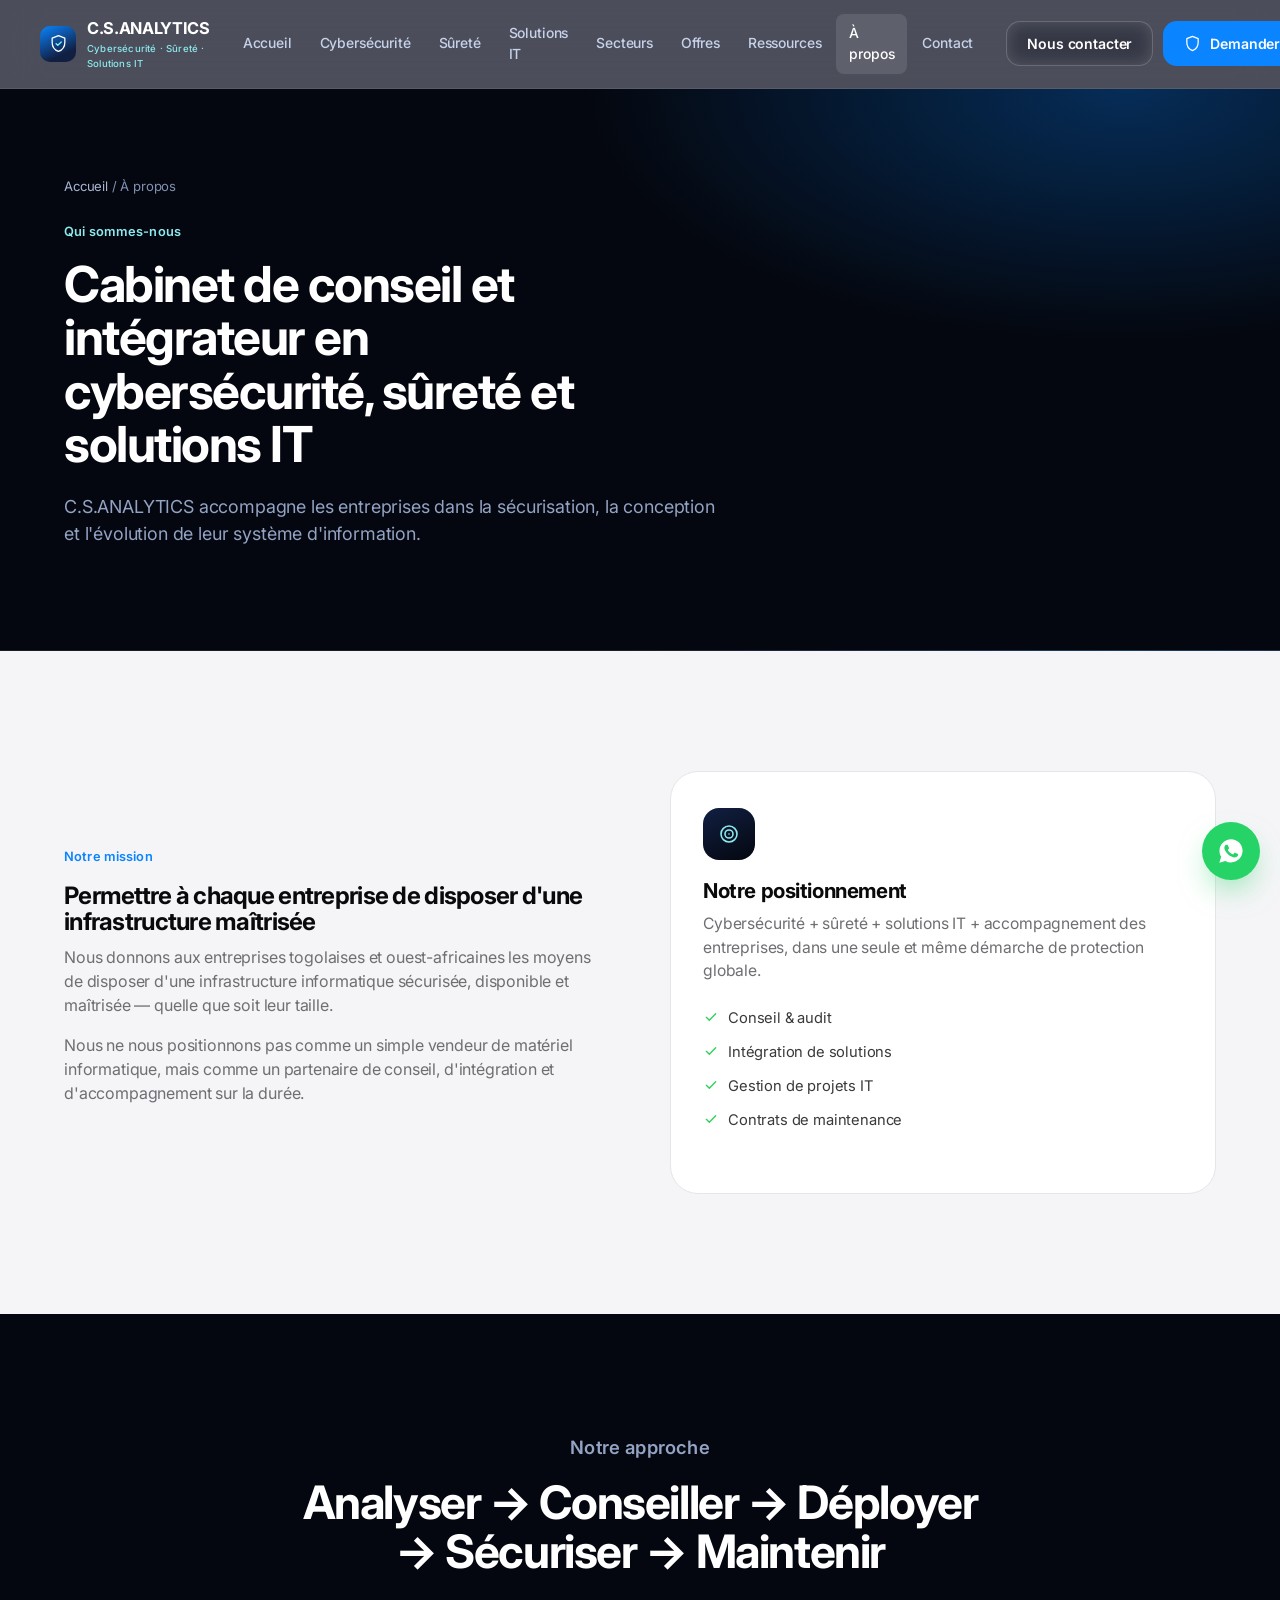
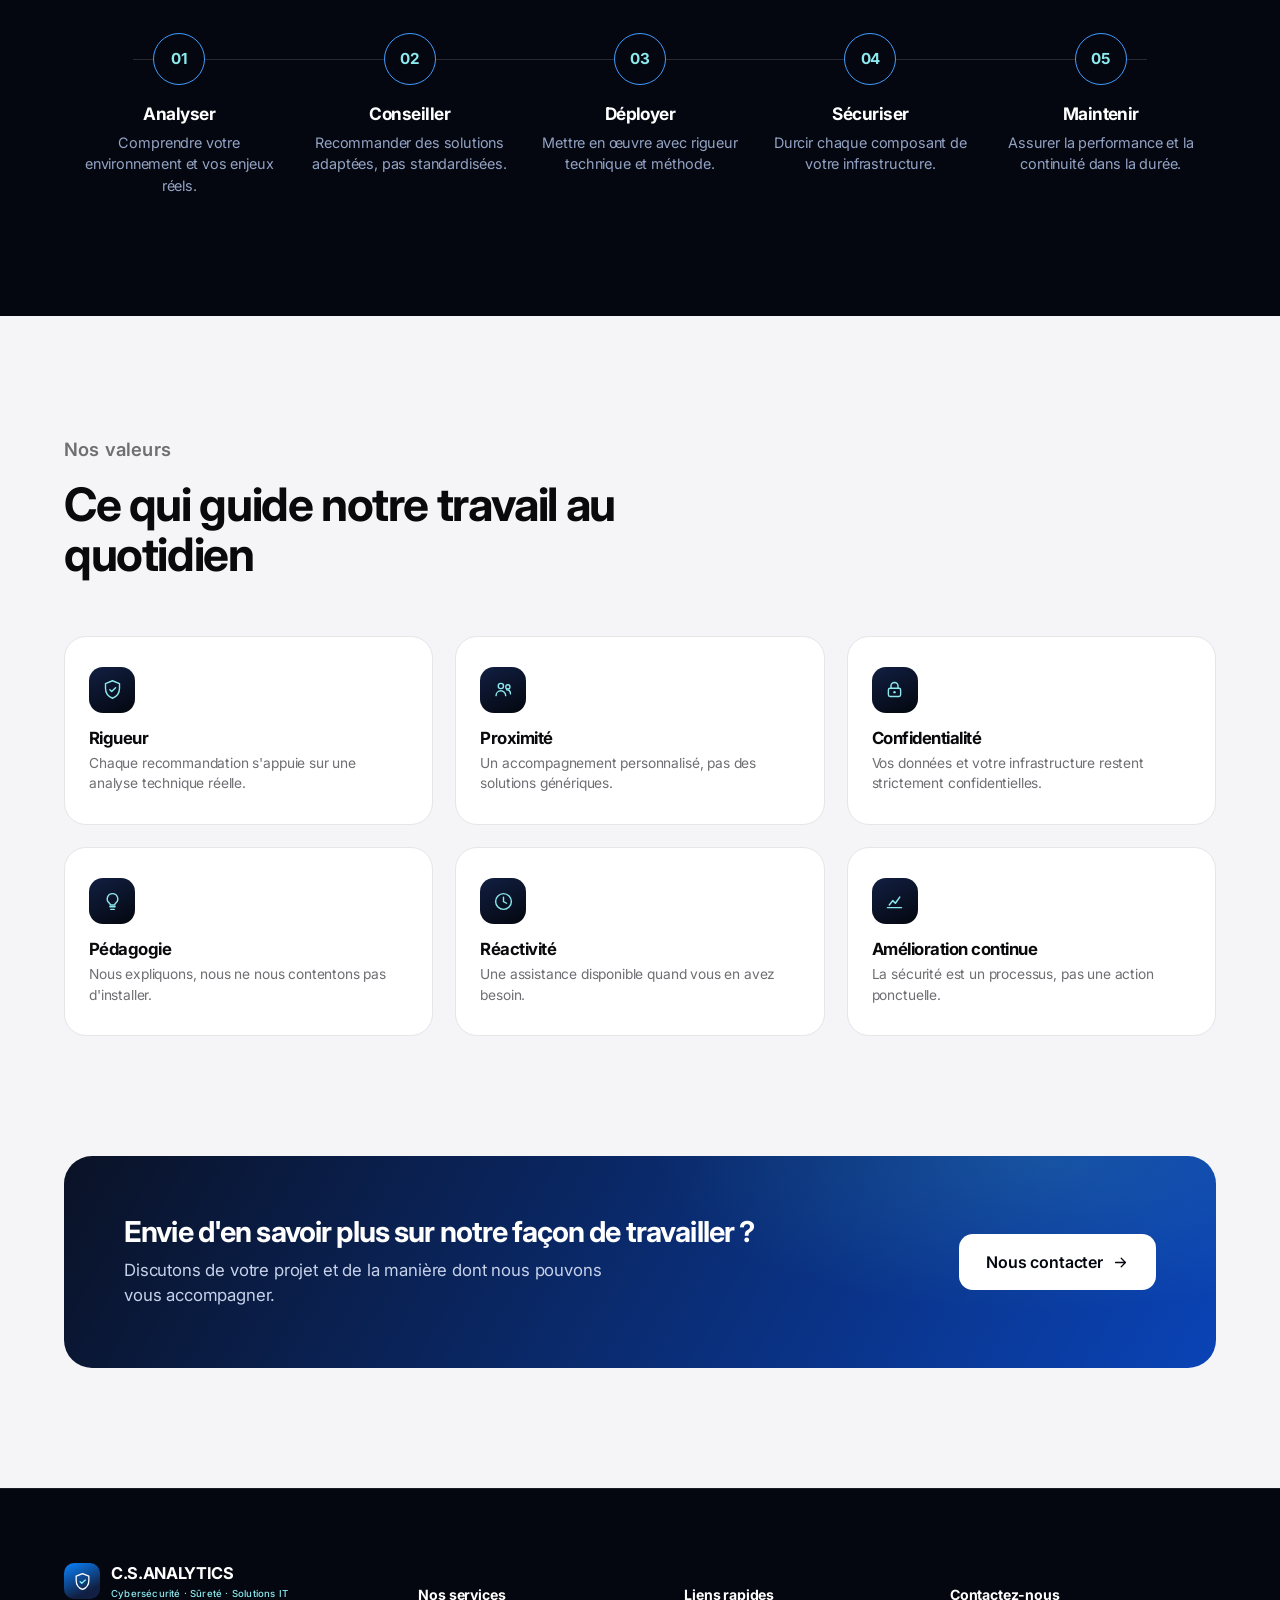
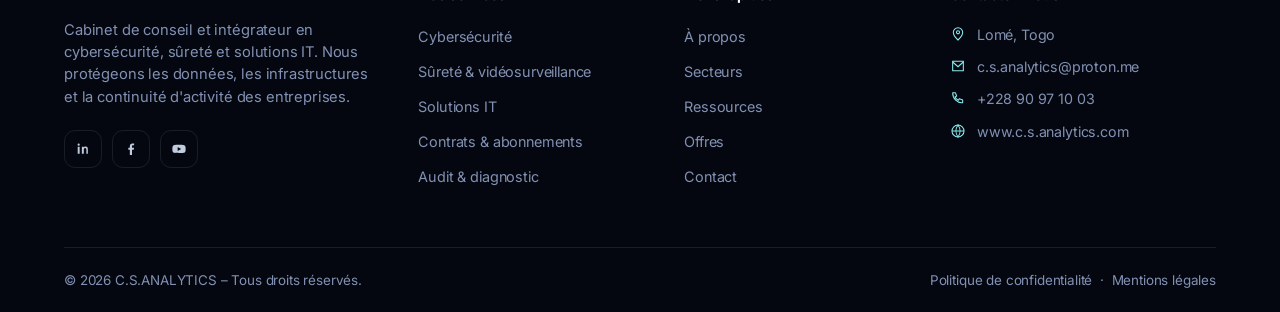
<file: apropos.html>
<!DOCTYPE html>
<html lang="fr">
<head>
  <meta charset="UTF-8">
  <meta name="viewport" content="width=device-width, initial-scale=1.0">
  <title>À propos | C.S.ANALYTICS</title>
  <meta name="description" content="C.S.ANALYTICS : cabinet de conseil et intégrateur en cybersécurité, sûreté et solutions IT basé à Lomé, Togo. Notre mission, notre approche, nos valeurs.">
  <link rel="preconnect" href="https://fonts.googleapis.com">
  <link rel="preconnect" href="https://fonts.gstatic.com" crossorigin>
  <link href="https://fonts.googleapis.com/css2?family=Inter:wght@400;500;600;700;800&display=swap" rel="stylesheet">
  <link rel="stylesheet" href="css/style.css">

</head>
<body>
<!-- ========== MENU (haut de page, identique sur toutes les pages) ========== -->
  <header class="site-header">
    <div class="container nav">
      <a href="index.html" class="brand">
        <span class="brand-mark">
          <svg viewBox="0 0 24 24" fill="none" width="22" height="22"><path d="M12 2l8 3.2v5.4c0 5.1-3.4 9.6-8 11.4-4.6-1.8-8-6.3-8-11.4V5.2L12 2z" stroke="#fff" stroke-width="1.6" stroke-linejoin="round"/><path d="M9 12.2l2.1 2.1L15.5 10" stroke="#7ff2f2" stroke-width="1.7" stroke-linecap="round" stroke-linejoin="round"/></svg>
        </span>
        <span>
          <span class="brand-name">C.S.ANALYTICS</span>
          <span class="brand-tag">Cybersécurité · Sûreté · Solutions IT</span>
        </span>
      </a>
      <nav class="nav-links" id="navLinks" aria-label="Navigation principale">
          <a href="index.html">Accueil</a>
          <a href="cybersecurite.html">Cybersécurité</a>
          <a href="surete.html">Sûreté</a>
          <a href="solutions-it.html">Solutions IT</a>
          <a href="secteurs.html">Secteurs</a>
          <a href="offres.html">Offres</a>
          <a href="ressources.html">Ressources</a>
          <a href="apropos.html" class="active">À propos</a>
          <a href="contact.html">Contact</a>
      </nav>
      <div class="nav-cta">
        <a href="contact.html" class="btn btn-ghost btn-sm">Nous contacter</a>
        <a href="contact.html#diagnostic" class="btn btn-primary btn-sm">
          <svg viewBox="0 0 24 24" fill="none"><path d="M12 2l8 3.2v5.4c0 5.1-3.4 9.6-8 11.4-4.6-1.8-8-6.3-8-11.4V5.2L12 2z" stroke="currentColor" stroke-width="1.8" stroke-linejoin="round"/></svg>
          Demander un diagnostic
        </a>
        <button class="nav-toggle" id="navToggle" aria-label="Ouvrir le menu" aria-expanded="false" aria-controls="navLinks">
          <svg viewBox="0 0 24 24" fill="none"><path d="M4 7h16M4 12h16M4 17h16" stroke="currentColor" stroke-width="1.8" stroke-linecap="round"/></svg>
        </button>
      </div>
    </div>
  </header>

  <!-- ========== SECTION 1 ========== -->
  <section class="page-hero">
    <div class="container">
      <p class="breadcrumb"><a href="index.html">Accueil</a> / À propos</p>
      <p class="eyebrow on-dark">Qui sommes-nous</p>
      <h1>Cabinet de conseil et intégrateur en cybersécurité, sûreté et solutions IT</h1>
      <p class="lead">C.S.ANALYTICS accompagne les entreprises dans la sécurisation, la conception et l'évolution de leur système d'information.</p>
    </div>
  </section>

  <!-- ========== SECTION 2 ========== -->
  <section class="section">
    <div class="container two-col">
      <div class="reveal">
        <p class="eyebrow">Notre mission</p>
        <h2>Permettre à chaque entreprise de disposer d'une infrastructure maîtrisée</h2>
        <p style="color:var(--ink-500);">Nous donnons aux entreprises togolaises et ouest-africaines les moyens de disposer d'une infrastructure informatique sécurisée, disponible et maîtrisée — quelle que soit leur taille.</p>
        <p style="color:var(--ink-500);">Nous ne nous positionnons pas comme un simple vendeur de matériel informatique, mais comme un partenaire de conseil, d'intégration et d'accompagnement sur la durée.</p>
      </div>
      <div class="card reveal">
        <div class="card-icon"><svg viewBox="0 0 24 24" fill="none"><circle cx="12" cy="12" r="8" stroke="currentColor" stroke-width="1.6"/><circle cx="12" cy="12" r="4" stroke="currentColor" stroke-width="1.6"/><circle cx="12" cy="12" r="0.8" fill="currentColor"/></svg></div>
        <h3>Notre positionnement</h3>
        <p>Cybersécurité + sûreté + solutions IT + accompagnement des entreprises, dans une seule et même démarche de protection globale.</p>
        <ul>
          <li><svg viewBox="0 0 24 24" fill="none"><path d="M5 12.5l4.5 4.5L19 7" stroke="currentColor" stroke-width="2" stroke-linecap="round" stroke-linejoin="round"/></svg>Conseil &amp; audit</li>
          <li><svg viewBox="0 0 24 24" fill="none"><path d="M5 12.5l4.5 4.5L19 7" stroke="currentColor" stroke-width="2" stroke-linecap="round" stroke-linejoin="round"/></svg>Intégration de solutions</li>
          <li><svg viewBox="0 0 24 24" fill="none"><path d="M5 12.5l4.5 4.5L19 7" stroke="currentColor" stroke-width="2" stroke-linecap="round" stroke-linejoin="round"/></svg>Gestion de projets IT</li>
          <li><svg viewBox="0 0 24 24" fill="none"><path d="M5 12.5l4.5 4.5L19 7" stroke="currentColor" stroke-width="2" stroke-linecap="round" stroke-linejoin="round"/></svg>Contrats de maintenance</li>
        </ul>
      </div>
    </div>
  </section>

  <!-- ========== SECTION 3 ========== -->
  <section class="section section--dark">
    <div class="container">
      <div class="section-head text-center reveal">
        <p class="eyebrow on-dark" style="justify-content:center;">Notre approche</p>
        <h2>Analyser → Conseiller → Déployer → Sécuriser → Maintenir</h2>
      </div>
      <div class="process reveal">
        <div class="process-step"><div class="num">01</div><h4>Analyser</h4><p>Comprendre votre environnement et vos enjeux réels.</p></div>
        <div class="process-step"><div class="num">02</div><h4>Conseiller</h4><p>Recommander des solutions adaptées, pas standardisées.</p></div>
        <div class="process-step"><div class="num">03</div><h4>Déployer</h4><p>Mettre en œuvre avec rigueur technique et méthode.</p></div>
        <div class="process-step"><div class="num">04</div><h4>Sécuriser</h4><p>Durcir chaque composant de votre infrastructure.</p></div>
        <div class="process-step"><div class="num">05</div><h4>Maintenir</h4><p>Assurer la performance et la continuité dans la durée.</p></div>
      </div>
    </div>
  </section>

  <!-- ========== SECTION 4 ========== -->
  <section class="section">
    <div class="container">
      <div class="section-head reveal">
        <p class="eyebrow">Nos valeurs</p>
        <h2>Ce qui guide notre travail au quotidien</h2>
      </div>
      <div class="grid grid-3">
        <div class="tile reveal"><div class="card-icon"><svg viewBox="0 0 24 24" fill="none"><path d="M12 2l8 3.2v5.4c0 5.1-3.4 9.6-8 11.4-4.6-1.8-8-6.3-8-11.4V5.2L12 2z" stroke="currentColor" stroke-width="1.6" stroke-linejoin="round"/><path d="M9 12.2l2.1 2.1L15.5 10" stroke="currentColor" stroke-width="1.7" stroke-linecap="round" stroke-linejoin="round"/></svg></div><h4>Rigueur</h4><p>Chaque recommandation s'appuie sur une analyse technique réelle.</p></div>
        <div class="tile reveal"><div class="card-icon"><svg viewBox="0 0 24 24" fill="none"><circle cx="9" cy="8" r="3" stroke="currentColor" stroke-width="1.6"/><path d="M3.5 19a5.5 5.5 0 0111 0" stroke="currentColor" stroke-width="1.6" stroke-linecap="round"/><circle cx="17" cy="9" r="2.4" stroke="currentColor" stroke-width="1.5"/><path d="M15.5 12.3c2.6.2 4.5 1.9 4.5 4.7" stroke="currentColor" stroke-width="1.5" stroke-linecap="round"/></svg></div><h4>Proximité</h4><p>Un accompagnement personnalisé, pas des solutions génériques.</p></div>
        <div class="tile reveal"><div class="card-icon"><svg viewBox="0 0 24 24" fill="none"><rect x="5" y="10.5" width="14" height="9.5" rx="2" stroke="currentColor" stroke-width="1.6"/><path d="M8 10.5V8a4 4 0 118 0v2.5" stroke="currentColor" stroke-width="1.6"/><circle cx="12" cy="15" r="1.4" fill="currentColor"/></svg></div><h4>Confidentialité</h4><p>Vos données et votre infrastructure restent strictement confidentielles.</p></div>
        <div class="tile reveal"><div class="card-icon"><svg viewBox="0 0 24 24" fill="none"><path d="M9 18h6M10 21h4" stroke="currentColor" stroke-width="1.6" stroke-linecap="round"/><path d="M12 3a6 6 0 00-3.6 10.8c.6.5.9 1 .9 1.7v.5h5.4v-.5c0-.7.3-1.2.9-1.7A6 6 0 0012 3z" stroke="currentColor" stroke-width="1.6" stroke-linejoin="round"/></svg></div><h4>Pédagogie</h4><p>Nous expliquons, nous ne nous contentons pas d'installer.</p></div>
        <div class="tile reveal"><div class="card-icon"><svg viewBox="0 0 24 24" fill="none"><circle cx="12" cy="12" r="9" stroke="currentColor" stroke-width="1.6"/><path d="M12 7v5l3.5 2" stroke="currentColor" stroke-width="1.6" stroke-linecap="round"/></svg></div><h4>Réactivité</h4><p>Une assistance disponible quand vous en avez besoin.</p></div>
        <div class="tile reveal"><div class="card-icon"><svg viewBox="0 0 24 24" fill="none"><path d="M4 19h16M6 16l4-5 3 3 5-7" stroke="currentColor" stroke-width="1.7" stroke-linecap="round" stroke-linejoin="round"/></svg></div><h4>Amélioration continue</h4><p>La sécurité est un processus, pas une action ponctuelle.</p></div>
      </div>
    </div>
  </section>

  <!-- ========== SECTION 5 ========== -->
  <section class="section" style="padding-top:0;">
    <div class="container">
      <div class="cta-banner reveal">
        <div>
          <h3>Envie d'en savoir plus sur notre façon de travailler ?</h3>
          <p>Discutons de votre projet et de la manière dont nous pouvons vous accompagner.</p>
        </div>
        <a href="contact.html" class="btn btn-primary">Nous contacter <svg viewBox="0 0 24 24" fill="none"><path d="M5 12h14M13 6l6 6-6 6" stroke="currentColor" stroke-width="1.8" stroke-linecap="round" stroke-linejoin="round"/></svg></a>
      </div>
    </div>
  </section>

  <!-- ========== PIED DE PAGE (identique sur toutes les pages) ========== -->
  <footer class="site-footer">
    <div class="container">
      <div class="footer-grid">
        <div class="footer-brand">
          <a href="index.html" class="brand">
            <span class="brand-mark">
              <svg viewBox="0 0 24 24" fill="none" width="22" height="22"><path d="M12 2l8 3.2v5.4c0 5.1-3.4 9.6-8 11.4-4.6-1.8-8-6.3-8-11.4V5.2L12 2z" stroke="#fff" stroke-width="1.6" stroke-linejoin="round"/><path d="M9 12.2l2.1 2.1L15.5 10" stroke="#7ff2f2" stroke-width="1.7" stroke-linecap="round" stroke-linejoin="round"/></svg>
            </span>
            <span>
              <span class="brand-name" style="color:#fff;">C.S.ANALYTICS</span>
              <span class="brand-tag">Cybersécurité · Sûreté · Solutions IT</span>
            </span>
          </a>
          <p>Cabinet de conseil et intégrateur en cybersécurité, sûreté et solutions IT. Nous protégeons les données, les infrastructures et la continuité d'activité des entreprises.</p>
          <div class="footer-social">
            <a href="#" aria-label="LinkedIn"><svg viewBox="0 0 24 24" fill="none"><path d="M6.94 8.5H4.06V19h2.88V8.5zM5.5 7.25a1.67 1.67 0 100-3.34 1.67 1.67 0 000 3.34zM19.94 19h-2.87v-5.4c0-1.29-.02-2.94-1.8-2.94-1.8 0-2.08 1.4-2.08 2.85V19H10.3V8.5h2.76v1.43h.04c.38-.73 1.32-1.5 2.72-1.5 2.9 0 3.44 1.92 3.44 4.4V19z" fill="#c2ccdf"/></svg></a>
            <a href="#" aria-label="Facebook"><svg viewBox="0 0 24 24" fill="none"><path d="M13.5 21v-7.9h2.65l.4-3.08h-3.05V8.05c0-.89.25-1.5 1.52-1.5h1.63V3.84A21.7 21.7 0 0014.1 3.7c-2.28 0-3.84 1.39-3.84 3.95v2.37H8v3.08h2.26V21h3.24z" fill="#c2ccdf"/></svg></a>
            <a href="#" aria-label="YouTube"><svg viewBox="0 0 24 24" fill="none"><path d="M21.6 8.1a2.7 2.7 0 00-1.9-1.9C18 5.7 12 5.7 12 5.7s-6 0-7.7.5a2.7 2.7 0 00-1.9 1.9A28 28 0 002 12a28 28 0 00.4 3.9 2.7 2.7 0 001.9 1.9c1.7.5 7.7.5 7.7.5s6 0 7.7-.5a2.7 2.7 0 001.9-1.9A28 28 0 0022 12a28 28 0 00-.4-3.9zM10 15V9l5.2 3-5.2 3z" fill="#c2ccdf"/></svg></a>
          </div>
        </div>
        <div class="footer-col">
          <h5>Nos services</h5>
          <ul>
            <li><a href="cybersecurite.html">Cybersécurité</a></li>
            <li><a href="surete.html">Sûreté &amp; vidéosurveillance</a></li>
            <li><a href="solutions-it.html">Solutions IT</a></li>
            <li><a href="offres.html">Contrats &amp; abonnements</a></li>
            <li><a href="contact.html#diagnostic">Audit &amp; diagnostic</a></li>
          </ul>
        </div>
        <div class="footer-col">
          <h5>Liens rapides</h5>
          <ul>
            <li><a href="apropos.html">À propos</a></li>
            <li><a href="secteurs.html">Secteurs</a></li>
            <li><a href="ressources.html">Ressources</a></li>
            <li><a href="offres.html">Offres</a></li>
            <li><a href="contact.html">Contact</a></li>
          </ul>
        </div>
        <div class="footer-col">
          <h5>Contactez-nous</h5>
          <ul class="footer-contact">
            <li><svg viewBox="0 0 24 24" fill="none"><path d="M12 21s7-6.1 7-11.5A7 7 0 105 9.5C5 14.9 12 21 12 21z" stroke="currentColor" stroke-width="1.6"/><circle cx="12" cy="9.5" r="2.3" stroke="currentColor" stroke-width="1.6"/></svg><span>Lomé, Togo</span></li>
            <li><svg viewBox="0 0 24 24" fill="none"><path d="M4 5h16v14H4z" stroke="currentColor" stroke-width="1.6"/><path d="M4 6l8 7 8-7" stroke="currentColor" stroke-width="1.6"/></svg><span>c.s.analytics@proton.me</span></li>
            <li><svg viewBox="0 0 24 24" fill="none"><path d="M4 4h4l2 5-2.5 1.5a11 11 0 005 5L14 13l5 2v4c-8 1-15-6-15-15z" stroke="currentColor" stroke-width="1.6" stroke-linejoin="round"/></svg><span>+228 90 97 10 03</span></li>
            <li><svg viewBox="0 0 24 24" fill="none"><circle cx="12" cy="12" r="9" stroke="currentColor" stroke-width="1.6"/><path d="M3 12h18M12 3a15 15 0 010 18 15 15 0 010-18z" stroke="currentColor" stroke-width="1.6"/></svg><span>www.c.s.analytics.com</span></li>
          </ul>
        </div>
      </div>
      <div class="footer-bottom">
        <span>© <span data-year></span> C.S.ANALYTICS – Tous droits réservés.</span>
        <span><a href="#">Politique de confidentialité</a> &nbsp;·&nbsp; <a href="#">Mentions légales</a></span>
      </div>
    </div>
  </footer>

  
  <!-- ========== BOUTON WHATSAPP FLOTTANT ========== -->
  <a href="https://wa.me/22890971003" class="wa-float" aria-label="Nous écrire sur WhatsApp" target="_blank" rel="noopener">
    <svg viewBox="0 0 24 24" fill="currentColor"><path d="M12.04 2C6.58 2 2.13 6.45 2.13 11.91c0 1.87.5 3.62 1.44 5.12L2 22l5.13-1.53a9.87 9.87 0 004.9 1.3h.01c5.46 0 9.9-4.45 9.9-9.91S17.5 2 12.04 2zm5.8 14.06c-.24.68-1.4 1.3-1.94 1.38-.5.08-1.12.11-1.8-.11-.42-.13-.96-.31-1.65-.6-2.9-1.25-4.8-4.17-4.94-4.36-.14-.19-1.18-1.57-1.18-3 0-1.42.75-2.12 1.02-2.41.26-.29.58-.36.77-.36.2 0 .39 0 .56.01.18.01.42-.07.66.5.24.6.83 2.05.9 2.2.08.15.13.32.02.51-.1.19-.15.31-.3.48-.14.17-.3.37-.43.5-.14.14-.29.29-.13.57.17.29.75 1.24 1.62 2 1.11.99 2.05 1.3 2.34 1.44.29.14.46.12.63-.07.17-.19.72-.84.91-1.13.19-.29.38-.24.63-.14.26.1 1.65.78 1.93.92.29.14.48.21.55.33.07.12.07.68-.17 1.36z"/></svg>
  </a>
  <script src="js/main.js"></script>
</body>
</html>
</file>
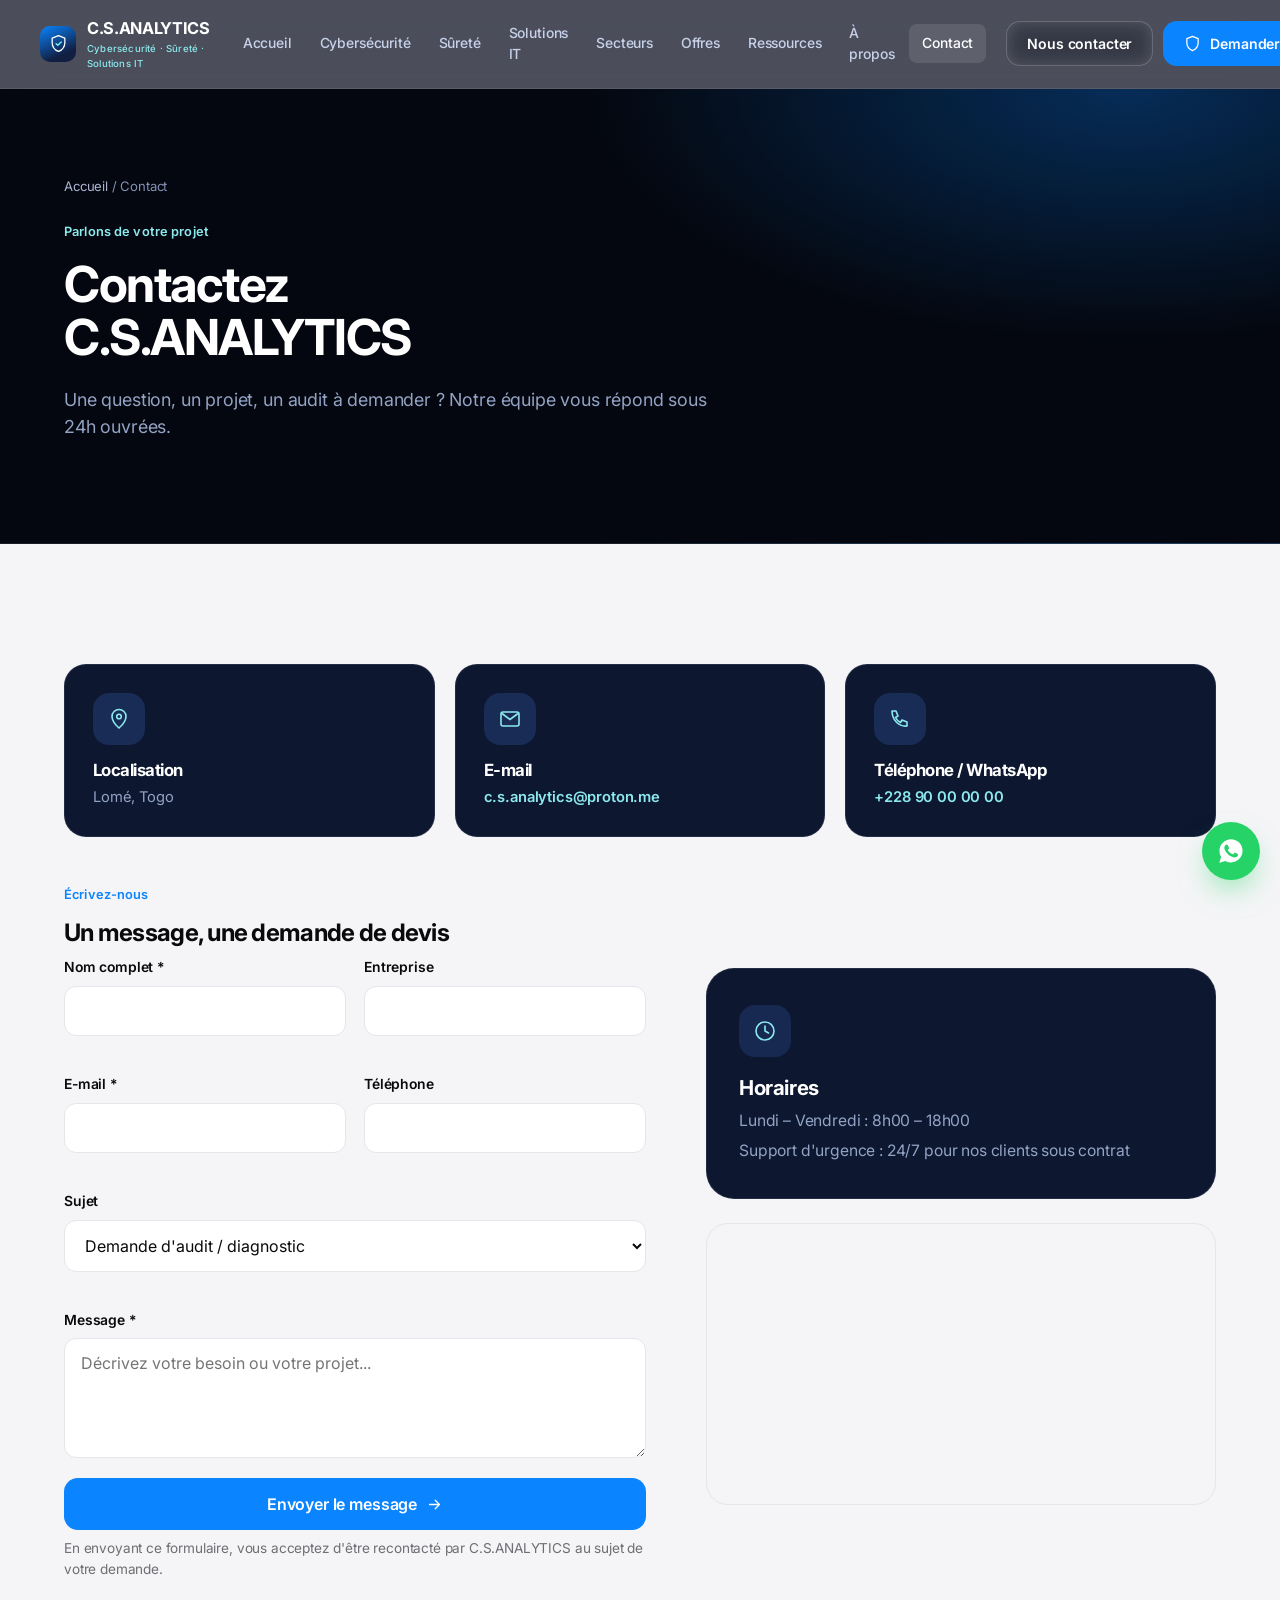
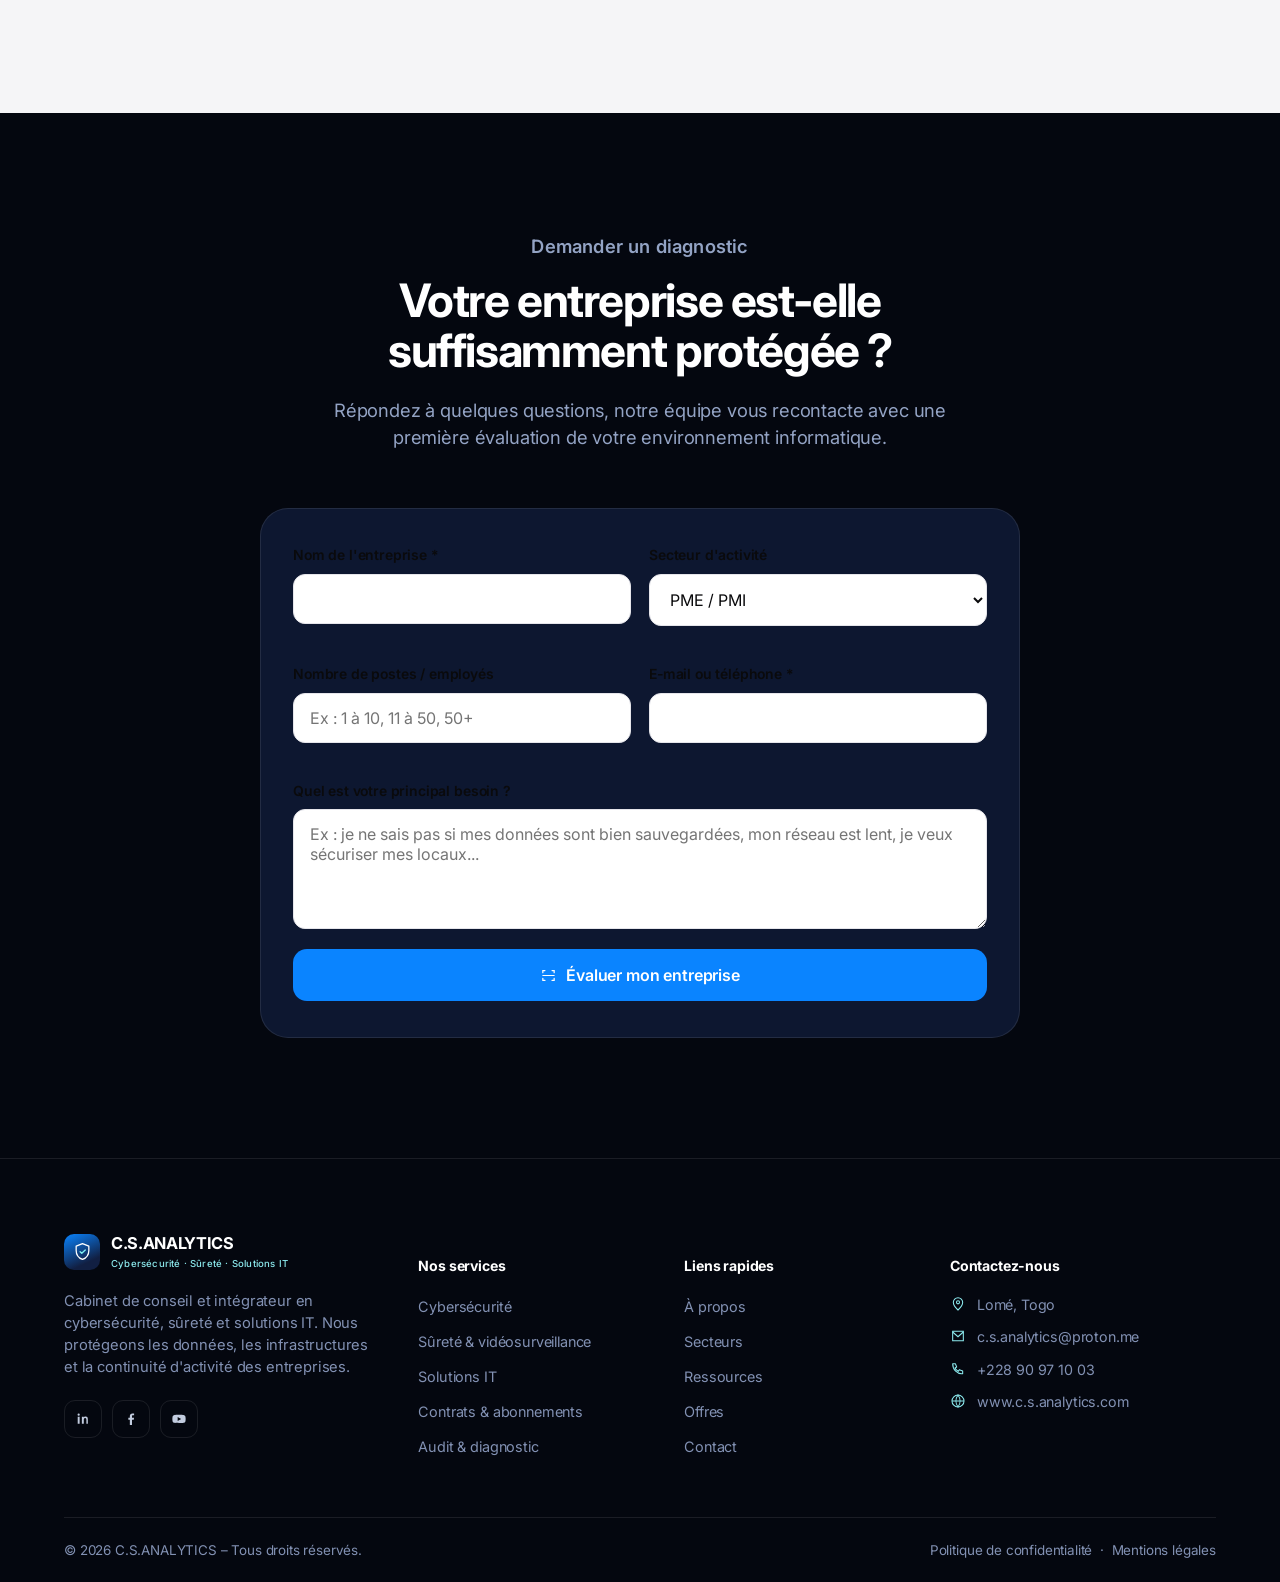
<file: contact.html>
<!DOCTYPE html>
<html lang="fr">
<head>
  <meta charset="UTF-8">
  <meta name="viewport" content="width=device-width, initial-scale=1.0">
  <title>Contact | C.S.ANALYTICS</title>
  <meta name="description" content="Contactez C.S.ANALYTICS à Lomé, Togo : demande d'audit, devis cybersécurité, sûreté ou solutions IT. Réponse sous 24h ouvrées.">
  <link rel="preconnect" href="https://fonts.googleapis.com">
  <link rel="preconnect" href="https://fonts.gstatic.com" crossorigin>
  <link href="https://fonts.googleapis.com/css2?family=Inter:wght@400;500;600;700;800&display=swap" rel="stylesheet">
  <link rel="stylesheet" href="css/style.css">

</head>
<body>
<!-- ========== MENU (haut de page, identique sur toutes les pages) ========== -->
  <header class="site-header">
    <div class="container nav">
      <a href="index.html" class="brand">
        <span class="brand-mark">
          <svg viewBox="0 0 24 24" fill="none" width="22" height="22"><path d="M12 2l8 3.2v5.4c0 5.1-3.4 9.6-8 11.4-4.6-1.8-8-6.3-8-11.4V5.2L12 2z" stroke="#fff" stroke-width="1.6" stroke-linejoin="round"/><path d="M9 12.2l2.1 2.1L15.5 10" stroke="#7ff2f2" stroke-width="1.7" stroke-linecap="round" stroke-linejoin="round"/></svg>
        </span>
        <span>
          <span class="brand-name">C.S.ANALYTICS</span>
          <span class="brand-tag">Cybersécurité · Sûreté · Solutions IT</span>
        </span>
      </a>
      <nav class="nav-links" id="navLinks" aria-label="Navigation principale">
          <a href="index.html">Accueil</a>
          <a href="cybersecurite.html">Cybersécurité</a>
          <a href="surete.html">Sûreté</a>
          <a href="solutions-it.html">Solutions IT</a>
          <a href="secteurs.html">Secteurs</a>
          <a href="offres.html">Offres</a>
          <a href="ressources.html">Ressources</a>
          <a href="apropos.html">À propos</a>
          <a href="contact.html" class="active">Contact</a>
      </nav>
      <div class="nav-cta">
        <a href="contact.html" class="btn btn-ghost btn-sm">Nous contacter</a>
        <a href="contact.html#diagnostic" class="btn btn-primary btn-sm">
          <svg viewBox="0 0 24 24" fill="none"><path d="M12 2l8 3.2v5.4c0 5.1-3.4 9.6-8 11.4-4.6-1.8-8-6.3-8-11.4V5.2L12 2z" stroke="currentColor" stroke-width="1.8" stroke-linejoin="round"/></svg>
          Demander un diagnostic
        </a>
        <button class="nav-toggle" id="navToggle" aria-label="Ouvrir le menu" aria-expanded="false" aria-controls="navLinks">
          <svg viewBox="0 0 24 24" fill="none"><path d="M4 7h16M4 12h16M4 17h16" stroke="currentColor" stroke-width="1.8" stroke-linecap="round"/></svg>
        </button>
      </div>
    </div>
  </header>

  <!-- ========== SECTION 1 ========== -->
  <section class="page-hero">
    <div class="container">
      <p class="breadcrumb"><a href="index.html">Accueil</a> / Contact</p>
      <p class="eyebrow on-dark">Parlons de votre projet</p>
      <h1>Contactez C.S.ANALYTICS</h1>
      <p class="lead">Une question, un projet, un audit à demander ? Notre équipe vous répond sous 24h ouvrées.</p>
    </div>
  </section>

  <!-- ========== SECTION 2 ========== -->
  <section class="section">
    <div class="container">
      <div class="contact-cards">
        <div class="contact-card reveal">
          <div class="card-icon"><svg viewBox="0 0 24 24" fill="none"><path d="M12 21s7-6.1 7-11.5A7 7 0 105 9.5C5 14.9 12 21 12 21z" stroke="currentColor" stroke-width="1.6"/><circle cx="12" cy="9.5" r="2.3" stroke="currentColor" stroke-width="1.6"/></svg></div>
          <h4>Localisation</h4>
          <p>Lomé, Togo</p>
        </div>
        <div class="contact-card reveal">
          <div class="card-icon"><svg viewBox="0 0 24 24" fill="none"><rect x="3" y="5" width="18" height="14" rx="2" stroke="currentColor" stroke-width="1.6"/><path d="M4 6.5l8 6 8-6" stroke="currentColor" stroke-width="1.6"/></svg></div>
          <h4>E-mail</h4>
          <p><a href="mailto:c.s.analytics@proton.me">c.s.analytics@proton.me</a></p>
        </div>
        <div class="contact-card reveal">
          <div class="card-icon"><svg viewBox="0 0 24 24" fill="none"><path d="M4 4h4l2 5-2.5 1.5a11 11 0 005 5L14 13l5 2v4c-8 1-15-6-15-15z" stroke="currentColor" stroke-width="1.6" stroke-linejoin="round"/></svg></div>
          <h4>Téléphone / WhatsApp</h4>
          <p>
  <!-- ========== BOUTON WHATSAPP FLOTTANT ========== -->
  <a href="https://wa.me/22890000000">+228 90 00 00 00</a></p>
        </div>
      </div>

      <div class="two-col">
        <div class="reveal">
          <p class="eyebrow">Écrivez-nous</p>
          <h2>Un message, une demande de devis</h2>
          <!-- ⚠️ Remplace TON-ID-ICI par l'ID donné par Formspree (ex: xzzenqwv) -->
          <form data-form action="https://formspree.io/f/TON-ID-ICI" method="POST">
            <div class="form-grid">
              <div class="field">
                <label for="nom">Nom complet *</label>
                <input type="text" id="nom" name="nom" required>
              </div>
              <div class="field">
                <label for="entreprise">Entreprise</label>
                <input type="text" id="entreprise" name="entreprise">
              </div>
              <div class="field">
                <label for="email">E-mail *</label>
                <input type="email" id="email" name="email" required>
              </div>
              <div class="field">
                <label for="tel">Téléphone</label>
                <input type="tel" id="tel" name="tel">
              </div>
              <div class="field full">
                <label for="sujet">Sujet</label>
                <select id="sujet" name="sujet">
                  <option>Demande d'audit / diagnostic</option>
                  <option>Cybersécurité</option>
                  <option>Sûreté &amp; vidéosurveillance</option>
                  <option>Solutions IT</option>
                  <option>Devis / contrat de maintenance</option>
                  <option>Autre demande</option>
                </select>
              </div>
              <div class="field full">
                <label for="message">Message *</label>
                <textarea id="message" name="message" required placeholder="Décrivez votre besoin ou votre projet..."></textarea>
              </div>
            </div>
            <button type="submit" class="btn btn-primary btn-block">Envoyer le message <svg viewBox="0 0 24 24" fill="none"><path d="M5 12h14M13 6l6 6-6 6" stroke="currentColor" stroke-width="1.8" stroke-linecap="round" stroke-linejoin="round"/></svg></button>
            <p class="form-status" role="status"></p>
            <p class="form-note">En envoyant ce formulaire, vous acceptez d'être recontacté par C.S.ANALYTICS au sujet de votre demande.</p>
          </form>
        </div>

        <div class="reveal">
          <div class="card--dark card" style="margin-bottom:24px;">
            <div class="card-icon"><svg viewBox="0 0 24 24" fill="none"><circle cx="12" cy="12" r="9" stroke="currentColor" stroke-width="1.6"/><path d="M12 7v5l3.5 2" stroke="currentColor" stroke-width="1.6" stroke-linecap="round"/></svg></div>
            <h3 style="color:#fff;">Horaires</h3>
            <p style="color:#93a3c4;margin-bottom:6px;">Lundi – Vendredi : 8h00 – 18h00</p>
            <p style="color:#93a3c4;margin-bottom:0;">Support d'urgence : 24/7 pour nos clients sous contrat</p>
          </div>
          <div style="border-radius:var(--radius-lg);overflow:hidden;border:1px solid var(--paper-line);">
            <iframe title="Localisation C.S.ANALYTICS - Lomé, Togo" src="https://www.google.com/maps?q=Lom%C3%A9,Togo&output=embed" width="100%" height="280" style="border:0;display:block;" loading="lazy" referrerpolicy="no-referrer-when-downgrade"></iframe>
          </div>
        </div>
      </div>
    </div>
  </section>

  <!-- ========== SECTION 3 ========== -->
  <section class="section section--dark" id="diagnostic">
    <div class="container">
      <div class="section-head text-center reveal">
        <p class="eyebrow on-dark" style="justify-content:center;">Demander un diagnostic</p>
        <h2>Votre entreprise est-elle suffisamment protégée ?</h2>
        <p style="margin:0 auto;">Répondez à quelques questions, notre équipe vous recontacte avec une première évaluation de votre environnement informatique.</p>
      </div>
      <div class="card--dark card reveal" style="max-width:760px;margin:0 auto;">
        <!-- ⚠️ Remplace TON-ID-DIAGNOSTIC par l'ID Formspree dédié à ce formulaire (crée-en un 2e sur formspree.io, ou réutilise le même que ci-dessus) -->
        <form data-form action="https://formspree.io/f/TON-ID-DIAGNOSTIC" method="POST">
          <div class="form-grid">
            <div class="field">
              <label for="d-entreprise">Nom de l'entreprise *</label>
              <input type="text" id="d-entreprise" name="d-entreprise" required>
            </div>
            <div class="field">
              <label for="d-secteur">Secteur d'activité</label>
              <select id="d-secteur" name="d-secteur">
                <option>PME / PMI</option>
                <option>Hôtellerie</option>
                <option>Clinique</option>
                <option>Pharmacie</option>
                <option>Université</option>
                <option>Industrie</option>
                <option>Autre</option>
              </select>
            </div>
            <div class="field">
              <label for="d-postes">Nombre de postes / employés</label>
              <input type="text" id="d-postes" name="d-postes" placeholder="Ex : 1 à 10, 11 à 50, 50+">
            </div>
            <div class="field">
              <label for="d-contact">E-mail ou téléphone *</label>
              <input type="text" id="d-contact" name="d-contact" required>
            </div>
            <div class="field full">
              <label for="d-besoin">Quel est votre principal besoin ?</label>
              <textarea id="d-besoin" name="d-besoin" placeholder="Ex : je ne sais pas si mes données sont bien sauvegardées, mon réseau est lent, je veux sécuriser mes locaux..."></textarea>
            </div>
          </div>
          <button type="submit" class="btn btn-primary btn-block"><svg viewBox="0 0 24 24" fill="none"><path d="M4 8V5h3M20 8V5h-3M4 16v3h3M20 16v3h-3" stroke="currentColor" stroke-width="1.7" stroke-linecap="round"/><path d="M4 12h16" stroke="currentColor" stroke-width="1.5" stroke-linecap="round"/></svg>Évaluer mon entreprise</button>
          <p class="form-status" role="status"></p>
        </form>
      </div>
    </div>
  </section>

  <!-- ========== PIED DE PAGE (identique sur toutes les pages) ========== -->
  <footer class="site-footer">
    <div class="container">
      <div class="footer-grid">
        <div class="footer-brand">
          <a href="index.html" class="brand">
            <span class="brand-mark">
              <svg viewBox="0 0 24 24" fill="none" width="22" height="22"><path d="M12 2l8 3.2v5.4c0 5.1-3.4 9.6-8 11.4-4.6-1.8-8-6.3-8-11.4V5.2L12 2z" stroke="#fff" stroke-width="1.6" stroke-linejoin="round"/><path d="M9 12.2l2.1 2.1L15.5 10" stroke="#7ff2f2" stroke-width="1.7" stroke-linecap="round" stroke-linejoin="round"/></svg>
            </span>
            <span>
              <span class="brand-name" style="color:#fff;">C.S.ANALYTICS</span>
              <span class="brand-tag">Cybersécurité · Sûreté · Solutions IT</span>
            </span>
          </a>
          <p>Cabinet de conseil et intégrateur en cybersécurité, sûreté et solutions IT. Nous protégeons les données, les infrastructures et la continuité d'activité des entreprises.</p>
          <div class="footer-social">
            <a href="#" aria-label="LinkedIn"><svg viewBox="0 0 24 24" fill="none"><path d="M6.94 8.5H4.06V19h2.88V8.5zM5.5 7.25a1.67 1.67 0 100-3.34 1.67 1.67 0 000 3.34zM19.94 19h-2.87v-5.4c0-1.29-.02-2.94-1.8-2.94-1.8 0-2.08 1.4-2.08 2.85V19H10.3V8.5h2.76v1.43h.04c.38-.73 1.32-1.5 2.72-1.5 2.9 0 3.44 1.92 3.44 4.4V19z" fill="#c2ccdf"/></svg></a>
            <a href="#" aria-label="Facebook"><svg viewBox="0 0 24 24" fill="none"><path d="M13.5 21v-7.9h2.65l.4-3.08h-3.05V8.05c0-.89.25-1.5 1.52-1.5h1.63V3.84A21.7 21.7 0 0014.1 3.7c-2.28 0-3.84 1.39-3.84 3.95v2.37H8v3.08h2.26V21h3.24z" fill="#c2ccdf"/></svg></a>
            <a href="#" aria-label="YouTube"><svg viewBox="0 0 24 24" fill="none"><path d="M21.6 8.1a2.7 2.7 0 00-1.9-1.9C18 5.7 12 5.7 12 5.7s-6 0-7.7.5a2.7 2.7 0 00-1.9 1.9A28 28 0 002 12a28 28 0 00.4 3.9 2.7 2.7 0 001.9 1.9c1.7.5 7.7.5 7.7.5s6 0 7.7-.5a2.7 2.7 0 001.9-1.9A28 28 0 0022 12a28 28 0 00-.4-3.9zM10 15V9l5.2 3-5.2 3z" fill="#c2ccdf"/></svg></a>
          </div>
        </div>
        <div class="footer-col">
          <h5>Nos services</h5>
          <ul>
            <li><a href="cybersecurite.html">Cybersécurité</a></li>
            <li><a href="surete.html">Sûreté &amp; vidéosurveillance</a></li>
            <li><a href="solutions-it.html">Solutions IT</a></li>
            <li><a href="offres.html">Contrats &amp; abonnements</a></li>
            <li><a href="contact.html#diagnostic">Audit &amp; diagnostic</a></li>
          </ul>
        </div>
        <div class="footer-col">
          <h5>Liens rapides</h5>
          <ul>
            <li><a href="apropos.html">À propos</a></li>
            <li><a href="secteurs.html">Secteurs</a></li>
            <li><a href="ressources.html">Ressources</a></li>
            <li><a href="offres.html">Offres</a></li>
            <li><a href="contact.html">Contact</a></li>
          </ul>
        </div>
        <div class="footer-col">
          <h5>Contactez-nous</h5>
          <ul class="footer-contact">
            <li><svg viewBox="0 0 24 24" fill="none"><path d="M12 21s7-6.1 7-11.5A7 7 0 105 9.5C5 14.9 12 21 12 21z" stroke="currentColor" stroke-width="1.6"/><circle cx="12" cy="9.5" r="2.3" stroke="currentColor" stroke-width="1.6"/></svg><span>Lomé, Togo</span></li>
            <li><svg viewBox="0 0 24 24" fill="none"><path d="M4 5h16v14H4z" stroke="currentColor" stroke-width="1.6"/><path d="M4 6l8 7 8-7" stroke="currentColor" stroke-width="1.6"/></svg><span>c.s.analytics@proton.me</span></li>
            <li><svg viewBox="0 0 24 24" fill="none"><path d="M4 4h4l2 5-2.5 1.5a11 11 0 005 5L14 13l5 2v4c-8 1-15-6-15-15z" stroke="currentColor" stroke-width="1.6" stroke-linejoin="round"/></svg><span>+228 90 97 10 03</span></li>
            <li><svg viewBox="0 0 24 24" fill="none"><circle cx="12" cy="12" r="9" stroke="currentColor" stroke-width="1.6"/><path d="M3 12h18M12 3a15 15 0 010 18 15 15 0 010-18z" stroke="currentColor" stroke-width="1.6"/></svg><span>www.c.s.analytics.com</span></li>
          </ul>
        </div>
      </div>
      <div class="footer-bottom">
        <span>© <span data-year></span> C.S.ANALYTICS – Tous droits réservés.</span>
        <span><a href="#">Politique de confidentialité</a> &nbsp;·&nbsp; <a href="#">Mentions légales</a></span>
      </div>
    </div>
  </footer>

  
  <!-- ========== BOUTON WHATSAPP FLOTTANT ========== -->
  <a href="https://wa.me/22890971003" class="wa-float" aria-label="Nous écrire sur WhatsApp" target="_blank" rel="noopener">
    <svg viewBox="0 0 24 24" fill="currentColor"><path d="M12.04 2C6.58 2 2.13 6.45 2.13 11.91c0 1.87.5 3.62 1.44 5.12L2 22l5.13-1.53a9.87 9.87 0 004.9 1.3h.01c5.46 0 9.9-4.45 9.9-9.91S17.5 2 12.04 2zm5.8 14.06c-.24.68-1.4 1.3-1.94 1.38-.5.08-1.12.11-1.8-.11-.42-.13-.96-.31-1.65-.6-2.9-1.25-4.8-4.17-4.94-4.36-.14-.19-1.18-1.57-1.18-3 0-1.42.75-2.12 1.02-2.41.26-.29.58-.36.77-.36.2 0 .39 0 .56.01.18.01.42-.07.66.5.24.6.83 2.05.9 2.2.08.15.13.32.02.51-.1.19-.15.31-.3.48-.14.17-.3.37-.43.5-.14.14-.29.29-.13.57.17.29.75 1.24 1.62 2 1.11.99 2.05 1.3 2.34 1.44.29.14.46.12.63-.07.17-.19.72-.84.91-1.13.19-.29.38-.24.63-.14.26.1 1.65.78 1.93.92.29.14.48.21.55.33.07.12.07.68-.17 1.36z"/></svg>
  </a>
  <script src="js/main.js"></script>
</body>
</html>
</file>
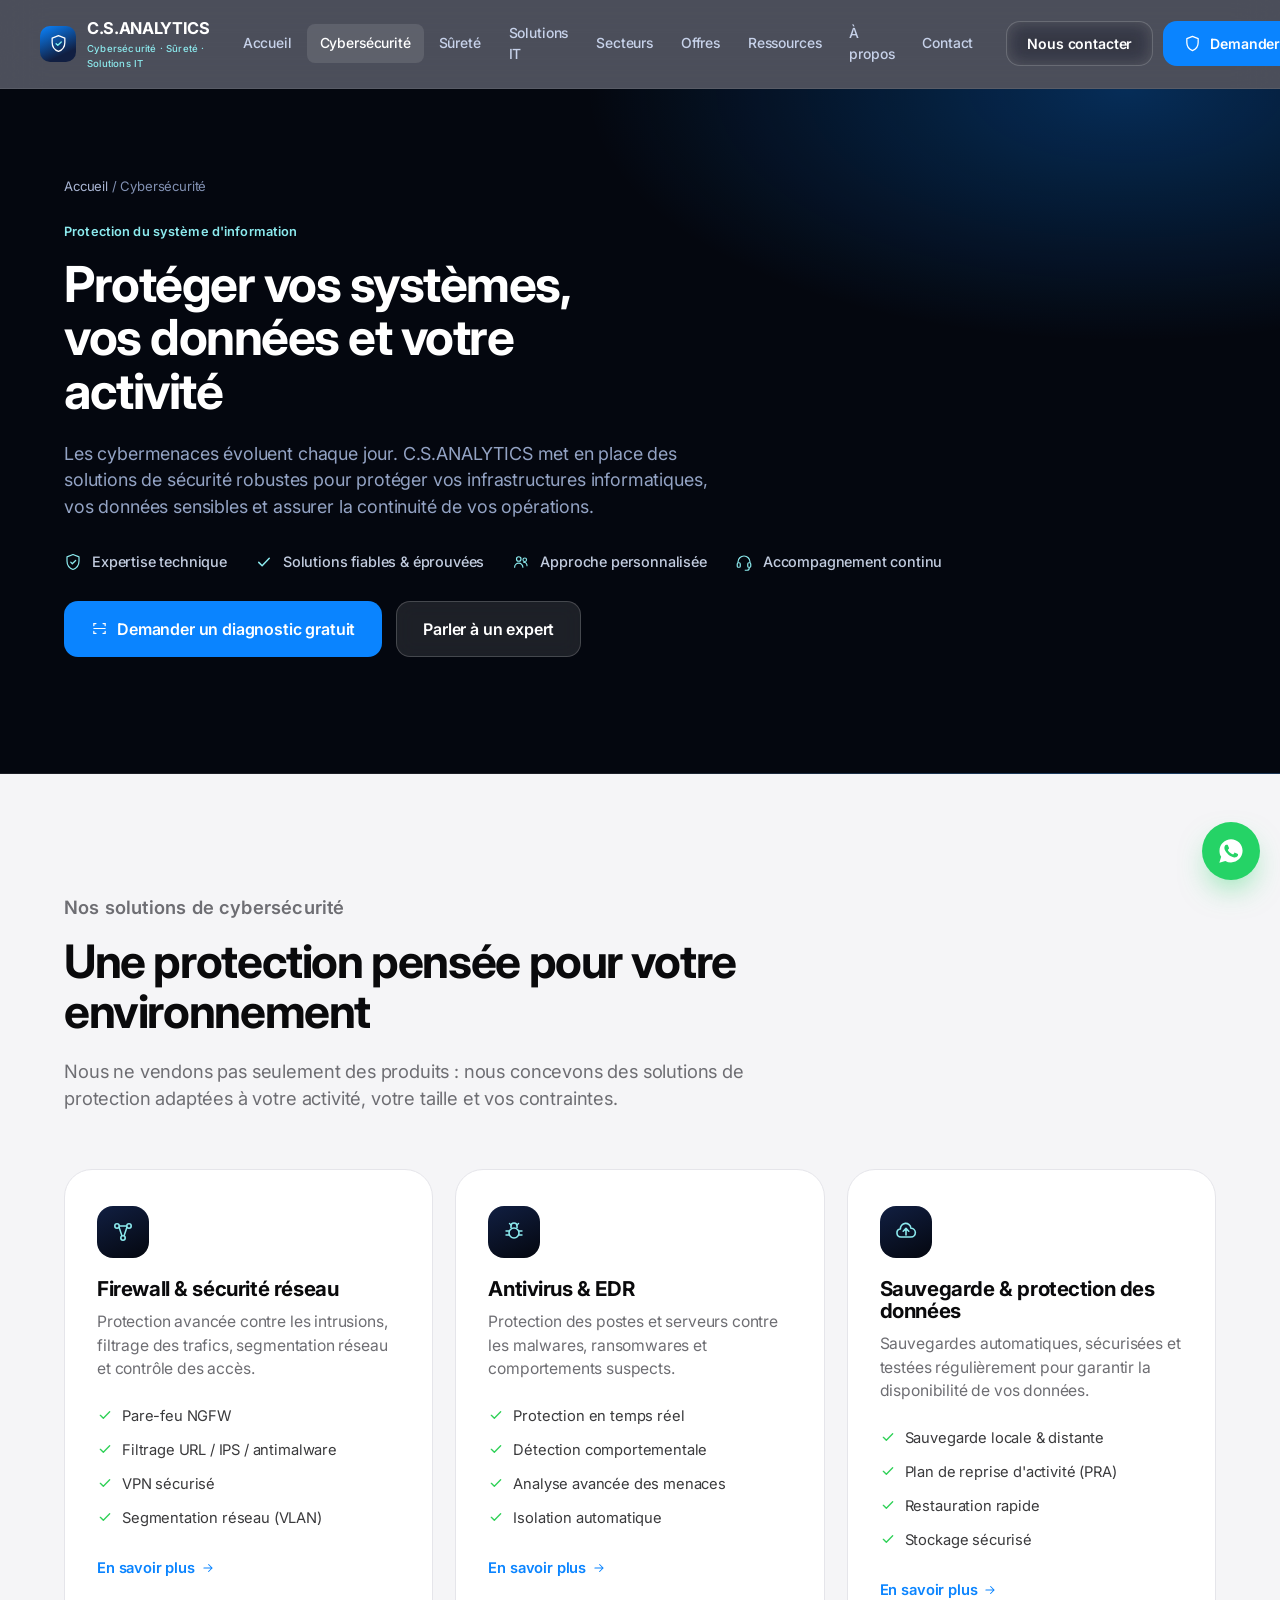
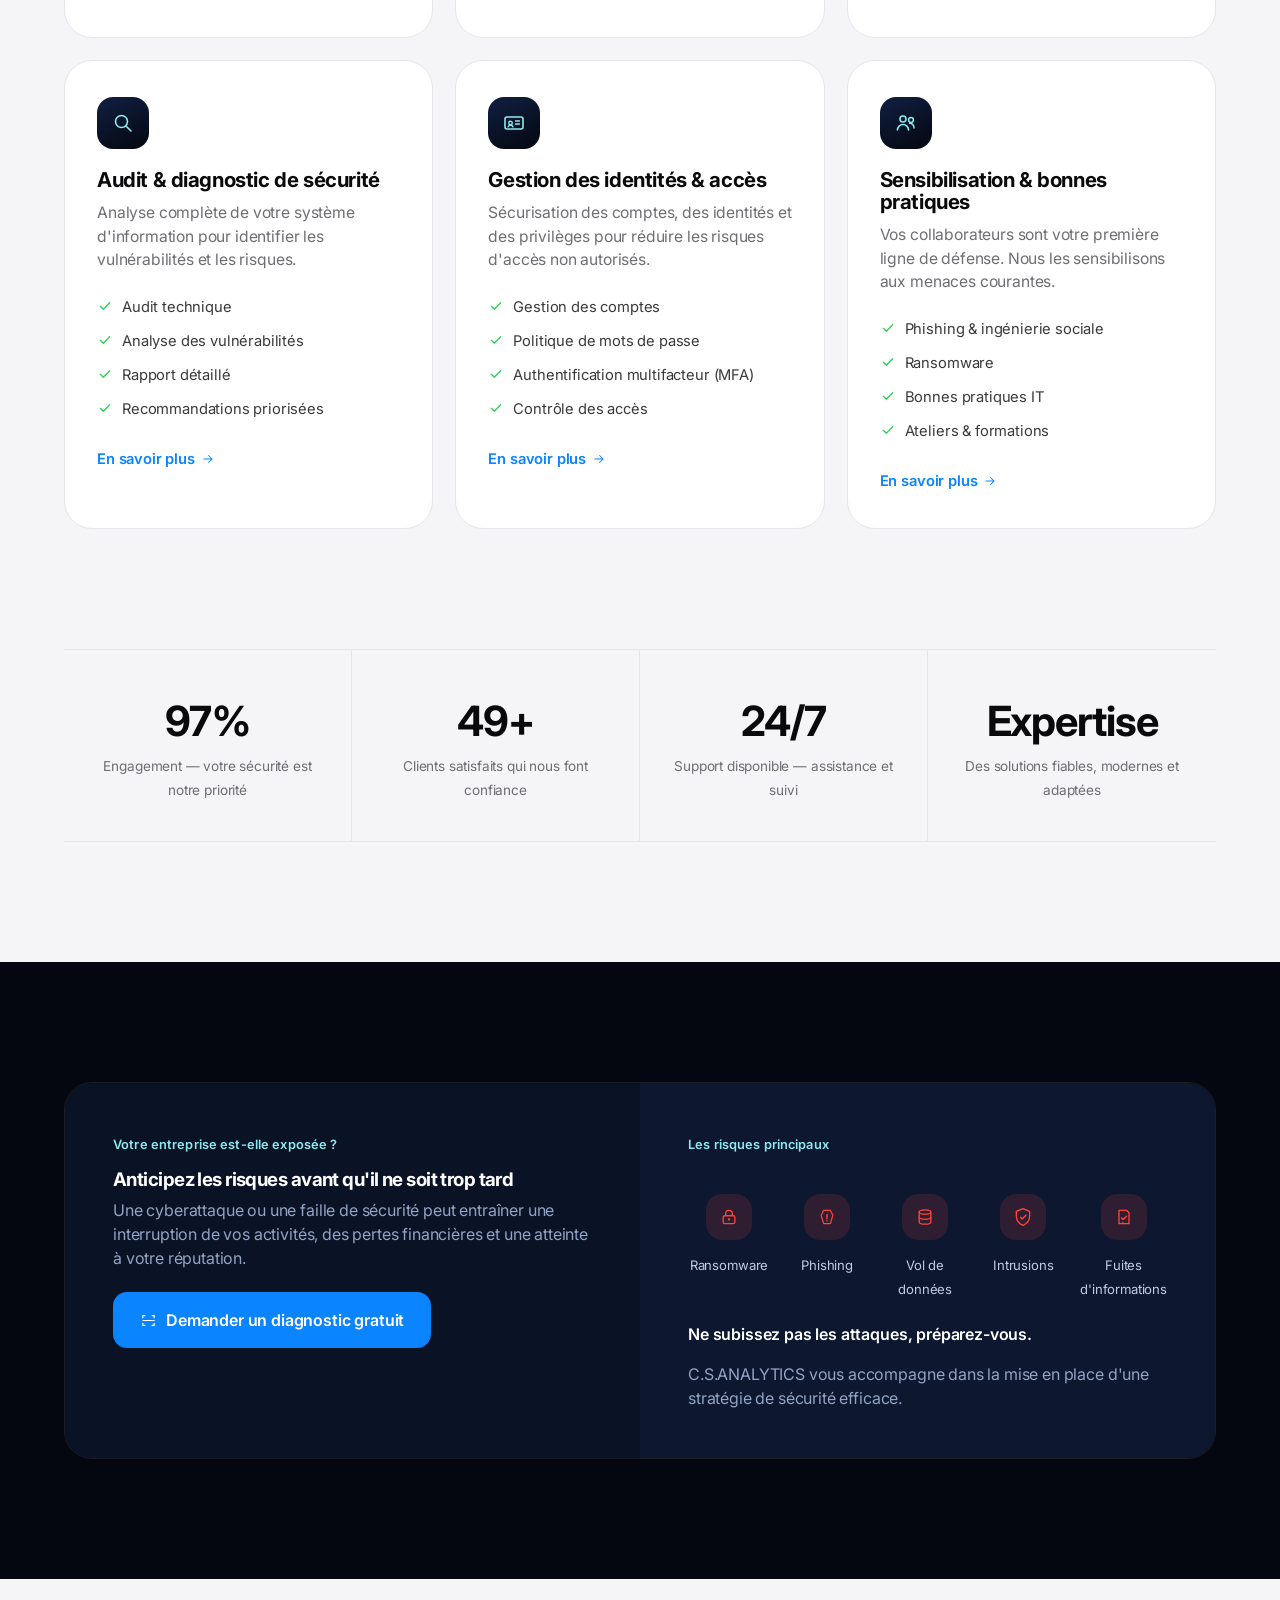
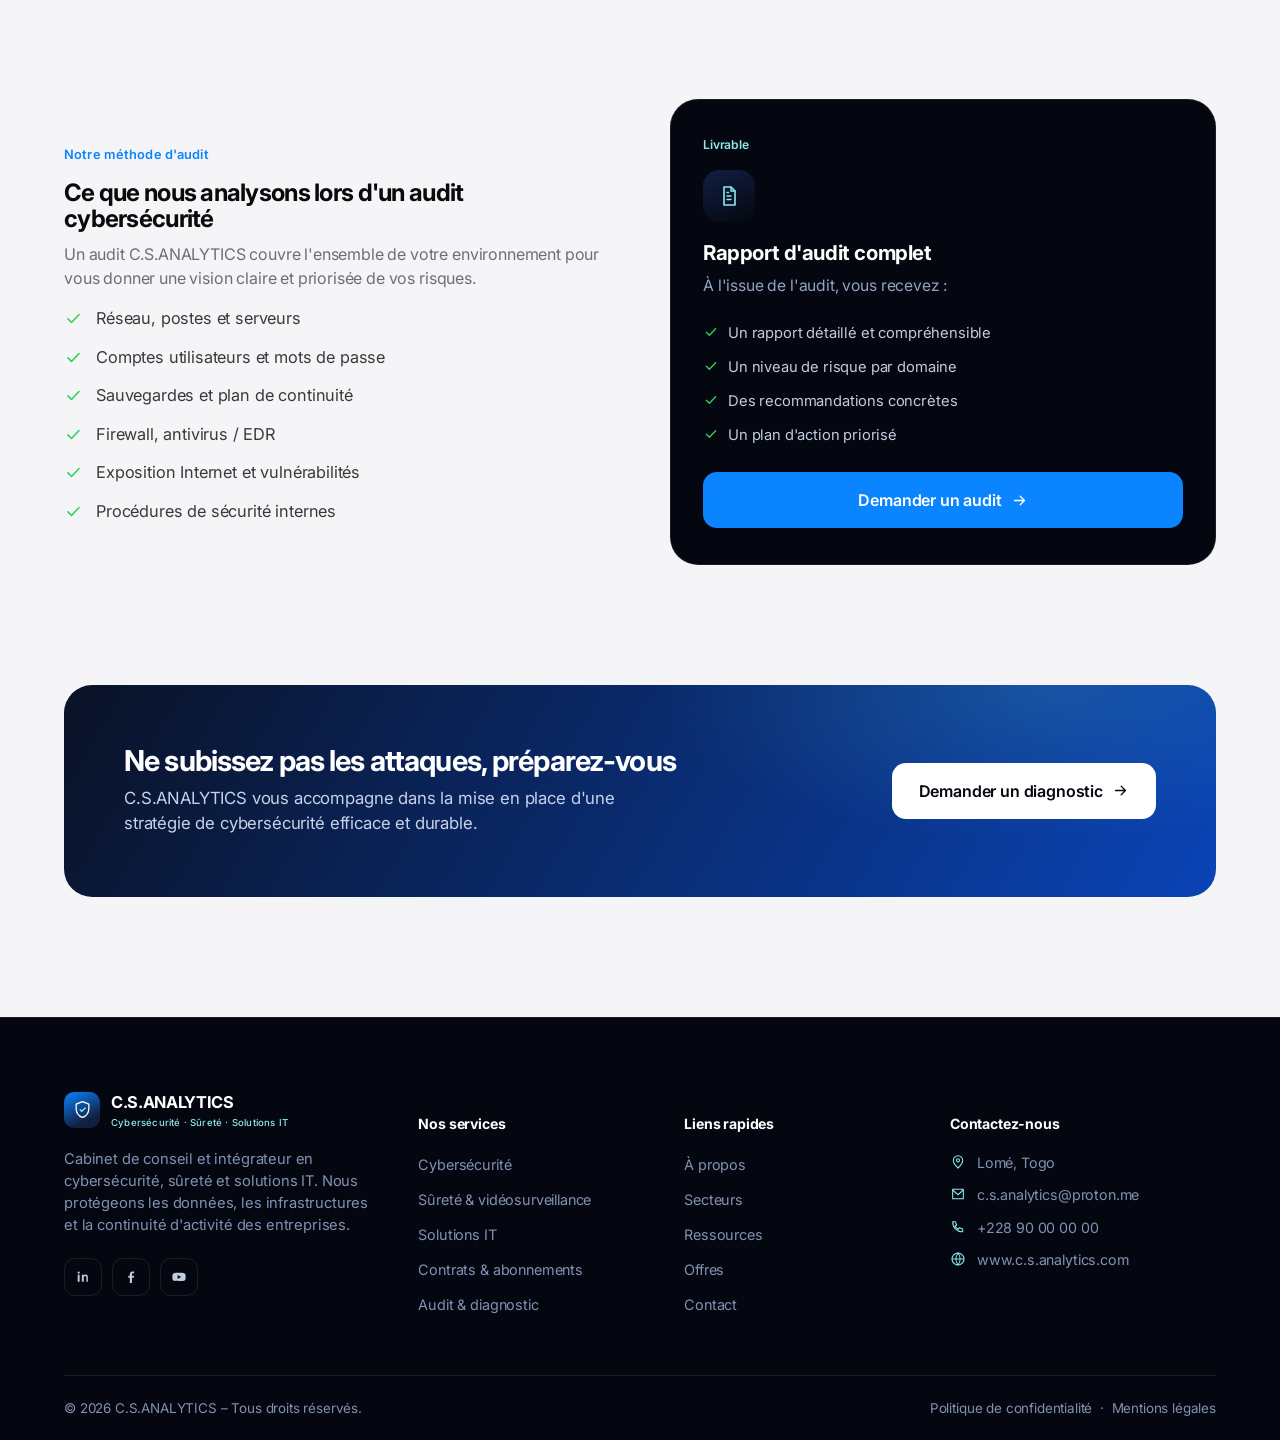
<file: cybersecurite.html>
<!DOCTYPE html>
<html lang="fr">
<head>
  <meta charset="UTF-8">
  <meta name="viewport" content="width=device-width, initial-scale=1.0">
  <title>Cybersécurité | C.S.ANALYTICS</title>
  <meta name="description" content="Firewall, antivirus/EDR, audit de sécurité, sauvegarde, gestion des accès : les solutions de cybersécurité C.S.ANALYTICS pour PME et grandes entreprises.">
  <link rel="preconnect" href="https://fonts.googleapis.com">
  <link rel="preconnect" href="https://fonts.gstatic.com" crossorigin>
  <link href="https://fonts.googleapis.com/css2?family=Inter:wght@400;500;600;700;800&display=swap" rel="stylesheet">
  <link rel="stylesheet" href="css/style.css">

</head>
<body>
<!-- ========== MENU (haut de page, identique sur toutes les pages) ========== -->
  <header class="site-header">
    <div class="container nav">
      <a href="index.html" class="brand">
        <span class="brand-mark">
          <svg viewBox="0 0 24 24" fill="none" width="22" height="22"><path d="M12 2l8 3.2v5.4c0 5.1-3.4 9.6-8 11.4-4.6-1.8-8-6.3-8-11.4V5.2L12 2z" stroke="#fff" stroke-width="1.6" stroke-linejoin="round"/><path d="M9 12.2l2.1 2.1L15.5 10" stroke="#7ff2f2" stroke-width="1.7" stroke-linecap="round" stroke-linejoin="round"/></svg>
        </span>
        <span>
          <span class="brand-name">C.S.ANALYTICS</span>
          <span class="brand-tag">Cybersécurité · Sûreté · Solutions IT</span>
        </span>
      </a>
      <nav class="nav-links" id="navLinks" aria-label="Navigation principale">
          <a href="index.html">Accueil</a>
          <a href="cybersecurite.html" class="active">Cybersécurité</a>
          <a href="surete.html">Sûreté</a>
          <a href="solutions-it.html">Solutions IT</a>
          <a href="secteurs.html">Secteurs</a>
          <a href="offres.html">Offres</a>
          <a href="ressources.html">Ressources</a>
          <a href="apropos.html">À propos</a>
          <a href="contact.html">Contact</a>
      </nav>
      <div class="nav-cta">
        <a href="contact.html" class="btn btn-ghost btn-sm">Nous contacter</a>
        <a href="contact.html#diagnostic" class="btn btn-primary btn-sm">
          <svg viewBox="0 0 24 24" fill="none"><path d="M12 2l8 3.2v5.4c0 5.1-3.4 9.6-8 11.4-4.6-1.8-8-6.3-8-11.4V5.2L12 2z" stroke="currentColor" stroke-width="1.8" stroke-linejoin="round"/></svg>
          Demander un diagnostic
        </a>
        <button class="nav-toggle" id="navToggle" aria-label="Ouvrir le menu" aria-expanded="false" aria-controls="navLinks">
          <svg viewBox="0 0 24 24" fill="none"><path d="M4 7h16M4 12h16M4 17h16" stroke="currentColor" stroke-width="1.8" stroke-linecap="round"/></svg>
        </button>
      </div>
    </div>
  </header>

  <!-- ========== SECTION 1 ========== -->
  <section class="page-hero">
    <div class="container">
      <p class="breadcrumb"><a href="index.html">Accueil</a> / Cybersécurité</p>
      <p class="eyebrow on-dark">Protection du système d'information</p>
      <h1>Protéger vos systèmes, vos données et votre activité</h1>
      <p class="lead">Les cybermenaces évoluent chaque jour. C.S.ANALYTICS met en place des solutions de sécurité robustes pour protéger vos infrastructures informatiques, vos données sensibles et assurer la continuité de vos opérations.</p>
      <div class="page-hero-feats">
        <div><svg viewBox="0 0 24 24" fill="none"><path d="M12 2l8 3.2v5.4c0 5.1-3.4 9.6-8 11.4-4.6-1.8-8-6.3-8-11.4V5.2L12 2z" stroke="currentColor" stroke-width="1.6" stroke-linejoin="round"/><path d="M9 12.2l2.1 2.1L15.5 10" stroke="currentColor" stroke-width="1.7" stroke-linecap="round" stroke-linejoin="round"/></svg>Expertise technique</div>
        <div><svg viewBox="0 0 24 24" fill="none"><path d="M5 12.5l4.5 4.5L19 7" stroke="currentColor" stroke-width="2" stroke-linecap="round" stroke-linejoin="round"/></svg>Solutions fiables &amp; éprouvées</div>
        <div><svg viewBox="0 0 24 24" fill="none"><circle cx="9" cy="8" r="3" stroke="currentColor" stroke-width="1.6"/><path d="M3.5 19a5.5 5.5 0 0111 0" stroke="currentColor" stroke-width="1.6" stroke-linecap="round"/><circle cx="17" cy="9" r="2.4" stroke="currentColor" stroke-width="1.5"/><path d="M15.5 12.3c2.6.2 4.5 1.9 4.5 4.7" stroke="currentColor" stroke-width="1.5" stroke-linecap="round"/></svg>Approche personnalisée</div>
        <div><svg viewBox="0 0 24 24" fill="none"><path d="M4 13v-1a8 8 0 0116 0v1" stroke="currentColor" stroke-width="1.6"/><rect x="3" y="13" width="4" height="6" rx="1.5" stroke="currentColor" stroke-width="1.6"/><rect x="17" y="13" width="4" height="6" rx="1.5" stroke="currentColor" stroke-width="1.6"/><path d="M19 19v1a3 3 0 01-3 3h-3" stroke="currentColor" stroke-width="1.6"/></svg>Accompagnement continu</div>
      </div>
      <div class="hero-actions" style="margin-top:28px;">
        <a href="contact.html#diagnostic" class="btn btn-primary"><svg viewBox="0 0 24 24" fill="none"><path d="M4 8V5h3M20 8V5h-3M4 16v3h3M20 16v3h-3" stroke="currentColor" stroke-width="1.7" stroke-linecap="round"/><path d="M4 12h16" stroke="currentColor" stroke-width="1.5" stroke-linecap="round"/></svg>Demander un diagnostic gratuit</a>
        <a href="contact.html" class="btn btn-ghost">Parler à un expert</a>
      </div>
    </div>
  </section>

  <!-- ========== SECTION 2 ========== -->
  <section class="section">
    <div class="container">
      <div class="section-head reveal">
        <p class="eyebrow">Nos solutions de cybersécurité</p>
        <h2>Une protection pensée pour votre environnement</h2>
        <p>Nous ne vendons pas seulement des produits : nous concevons des solutions de protection adaptées à votre activité, votre taille et vos contraintes.</p>
      </div>
      <div class="grid grid-3">
        <div class="card reveal">
          <div class="card-icon"><svg viewBox="0 0 24 24" fill="none"><circle cx="6" cy="6" r="2.2" stroke="currentColor" stroke-width="1.6"/><circle cx="18" cy="6" r="2.2" stroke="currentColor" stroke-width="1.6"/><circle cx="12" cy="18" r="2.2" stroke="currentColor" stroke-width="1.6"/><path d="M8 7l3 9M16 7l-3 9M8.2 6h7.6" stroke="currentColor" stroke-width="1.5"/></svg></div>
          <h3>Firewall &amp; sécurité réseau</h3>
          <p>Protection avancée contre les intrusions, filtrage des trafics, segmentation réseau et contrôle des accès.</p>
          <ul>
            <li><svg viewBox="0 0 24 24" fill="none"><path d="M5 12.5l4.5 4.5L19 7" stroke="currentColor" stroke-width="2" stroke-linecap="round" stroke-linejoin="round"/></svg>Pare-feu NGFW</li>
            <li><svg viewBox="0 0 24 24" fill="none"><path d="M5 12.5l4.5 4.5L19 7" stroke="currentColor" stroke-width="2" stroke-linecap="round" stroke-linejoin="round"/></svg>Filtrage URL / IPS / antimalware</li>
            <li><svg viewBox="0 0 24 24" fill="none"><path d="M5 12.5l4.5 4.5L19 7" stroke="currentColor" stroke-width="2" stroke-linecap="round" stroke-linejoin="round"/></svg>VPN sécurisé</li>
            <li><svg viewBox="0 0 24 24" fill="none"><path d="M5 12.5l4.5 4.5L19 7" stroke="currentColor" stroke-width="2" stroke-linecap="round" stroke-linejoin="round"/></svg>Segmentation réseau (VLAN)</li>
          </ul>
          <a href="contact.html" class="card-link">En savoir plus <svg viewBox="0 0 24 24" fill="none"><path d="M5 12h14M13 6l6 6-6 6" stroke="currentColor" stroke-width="1.8" stroke-linecap="round" stroke-linejoin="round"/></svg></a>
        </div>
        <div class="card reveal">
          <div class="card-icon"><svg viewBox="0 0 24 24" fill="none"><path d="M9 8V6a3 3 0 116 0v2" stroke="currentColor" stroke-width="1.6"/><rect x="7" y="8" width="10" height="10" rx="5" stroke="currentColor" stroke-width="1.6"/><path d="M4 11h3M17 11h3M4 15h3M17 15h3M9 5l-1.5-1.5M15 5l1.5-1.5" stroke="currentColor" stroke-width="1.4" stroke-linecap="round"/></svg></div>
          <h3>Antivirus &amp; EDR</h3>
          <p>Protection des postes et serveurs contre les malwares, ransomwares et comportements suspects.</p>
          <ul>
            <li><svg viewBox="0 0 24 24" fill="none"><path d="M5 12.5l4.5 4.5L19 7" stroke="currentColor" stroke-width="2" stroke-linecap="round" stroke-linejoin="round"/></svg>Protection en temps réel</li>
            <li><svg viewBox="0 0 24 24" fill="none"><path d="M5 12.5l4.5 4.5L19 7" stroke="currentColor" stroke-width="2" stroke-linecap="round" stroke-linejoin="round"/></svg>Détection comportementale</li>
            <li><svg viewBox="0 0 24 24" fill="none"><path d="M5 12.5l4.5 4.5L19 7" stroke="currentColor" stroke-width="2" stroke-linecap="round" stroke-linejoin="round"/></svg>Analyse avancée des menaces</li>
            <li><svg viewBox="0 0 24 24" fill="none"><path d="M5 12.5l4.5 4.5L19 7" stroke="currentColor" stroke-width="2" stroke-linecap="round" stroke-linejoin="round"/></svg>Isolation automatique</li>
          </ul>
          <a href="contact.html" class="card-link">En savoir plus <svg viewBox="0 0 24 24" fill="none"><path d="M5 12h14M13 6l6 6-6 6" stroke="currentColor" stroke-width="1.8" stroke-linecap="round" stroke-linejoin="round"/></svg></a>
        </div>
        <div class="card reveal">
          <div class="card-icon"><svg viewBox="0 0 24 24" fill="none"><path d="M7 17a4 4 0 01-.6-7.96A5 5 0 0116.9 8.2 4.2 4.2 0 0117 17H7z" stroke="currentColor" stroke-width="1.6" stroke-linejoin="round"/><path d="M12 15v-6M9.2 11.2L12 8.4l2.8 2.8" stroke="currentColor" stroke-width="1.6" stroke-linecap="round" stroke-linejoin="round"/></svg></div>
          <h3>Sauvegarde &amp; protection des données</h3>
          <p>Sauvegardes automatiques, sécurisées et testées régulièrement pour garantir la disponibilité de vos données.</p>
          <ul>
            <li><svg viewBox="0 0 24 24" fill="none"><path d="M5 12.5l4.5 4.5L19 7" stroke="currentColor" stroke-width="2" stroke-linecap="round" stroke-linejoin="round"/></svg>Sauvegarde locale &amp; distante</li>
            <li><svg viewBox="0 0 24 24" fill="none"><path d="M5 12.5l4.5 4.5L19 7" stroke="currentColor" stroke-width="2" stroke-linecap="round" stroke-linejoin="round"/></svg>Plan de reprise d'activité (PRA)</li>
            <li><svg viewBox="0 0 24 24" fill="none"><path d="M5 12.5l4.5 4.5L19 7" stroke="currentColor" stroke-width="2" stroke-linecap="round" stroke-linejoin="round"/></svg>Restauration rapide</li>
            <li><svg viewBox="0 0 24 24" fill="none"><path d="M5 12.5l4.5 4.5L19 7" stroke="currentColor" stroke-width="2" stroke-linecap="round" stroke-linejoin="round"/></svg>Stockage sécurisé</li>
          </ul>
          <a href="contact.html" class="card-link">En savoir plus <svg viewBox="0 0 24 24" fill="none"><path d="M5 12h14M13 6l6 6-6 6" stroke="currentColor" stroke-width="1.8" stroke-linecap="round" stroke-linejoin="round"/></svg></a>
        </div>
        <div class="card reveal">
          <div class="card-icon"><svg viewBox="0 0 24 24" fill="none"><circle cx="10.5" cy="10.5" r="6" stroke="currentColor" stroke-width="1.6"/><path d="M20 20l-4.8-4.8" stroke="currentColor" stroke-width="1.6" stroke-linecap="round"/></svg></div>
          <h3>Audit &amp; diagnostic de sécurité</h3>
          <p>Analyse complète de votre système d'information pour identifier les vulnérabilités et les risques.</p>
          <ul>
            <li><svg viewBox="0 0 24 24" fill="none"><path d="M5 12.5l4.5 4.5L19 7" stroke="currentColor" stroke-width="2" stroke-linecap="round" stroke-linejoin="round"/></svg>Audit technique</li>
            <li><svg viewBox="0 0 24 24" fill="none"><path d="M5 12.5l4.5 4.5L19 7" stroke="currentColor" stroke-width="2" stroke-linecap="round" stroke-linejoin="round"/></svg>Analyse des vulnérabilités</li>
            <li><svg viewBox="0 0 24 24" fill="none"><path d="M5 12.5l4.5 4.5L19 7" stroke="currentColor" stroke-width="2" stroke-linecap="round" stroke-linejoin="round"/></svg>Rapport détaillé</li>
            <li><svg viewBox="0 0 24 24" fill="none"><path d="M5 12.5l4.5 4.5L19 7" stroke="currentColor" stroke-width="2" stroke-linecap="round" stroke-linejoin="round"/></svg>Recommandations priorisées</li>
          </ul>
          <a href="contact.html#diagnostic" class="card-link">En savoir plus <svg viewBox="0 0 24 24" fill="none"><path d="M5 12h14M13 6l6 6-6 6" stroke="currentColor" stroke-width="1.8" stroke-linecap="round" stroke-linejoin="round"/></svg></a>
        </div>
        <div class="card reveal">
          <div class="card-icon"><svg viewBox="0 0 24 24" fill="none"><rect x="3" y="6" width="18" height="12" rx="2" stroke="currentColor" stroke-width="1.6"/><circle cx="8.5" cy="12" r="1.8" stroke="currentColor" stroke-width="1.4"/><path d="M6 16c.5-1.4 1.6-2 2.5-2s2 .6 2.5 2M13.5 10h4M13.5 13h4" stroke="currentColor" stroke-width="1.3" stroke-linecap="round"/></svg></div>
          <h3>Gestion des identités &amp; accès</h3>
          <p>Sécurisation des comptes, des identités et des privilèges pour réduire les risques d'accès non autorisés.</p>
          <ul>
            <li><svg viewBox="0 0 24 24" fill="none"><path d="M5 12.5l4.5 4.5L19 7" stroke="currentColor" stroke-width="2" stroke-linecap="round" stroke-linejoin="round"/></svg>Gestion des comptes</li>
            <li><svg viewBox="0 0 24 24" fill="none"><path d="M5 12.5l4.5 4.5L19 7" stroke="currentColor" stroke-width="2" stroke-linecap="round" stroke-linejoin="round"/></svg>Politique de mots de passe</li>
            <li><svg viewBox="0 0 24 24" fill="none"><path d="M5 12.5l4.5 4.5L19 7" stroke="currentColor" stroke-width="2" stroke-linecap="round" stroke-linejoin="round"/></svg>Authentification multifacteur (MFA)</li>
            <li><svg viewBox="0 0 24 24" fill="none"><path d="M5 12.5l4.5 4.5L19 7" stroke="currentColor" stroke-width="2" stroke-linecap="round" stroke-linejoin="round"/></svg>Contrôle des accès</li>
          </ul>
          <a href="contact.html" class="card-link">En savoir plus <svg viewBox="0 0 24 24" fill="none"><path d="M5 12h14M13 6l6 6-6 6" stroke="currentColor" stroke-width="1.8" stroke-linecap="round" stroke-linejoin="round"/></svg></a>
        </div>
        <div class="card reveal">
          <div class="card-icon"><svg viewBox="0 0 24 24" fill="none"><circle cx="9" cy="8" r="3" stroke="currentColor" stroke-width="1.6"/><path d="M3.5 19a5.5 5.5 0 0111 0" stroke="currentColor" stroke-width="1.6" stroke-linecap="round"/><circle cx="17" cy="9" r="2.4" stroke="currentColor" stroke-width="1.5"/><path d="M15.5 12.3c2.6.2 4.5 1.9 4.5 4.7" stroke="currentColor" stroke-width="1.5" stroke-linecap="round"/></svg></div>
          <h3>Sensibilisation &amp; bonnes pratiques</h3>
          <p>Vos collaborateurs sont votre première ligne de défense. Nous les sensibilisons aux menaces courantes.</p>
          <ul>
            <li><svg viewBox="0 0 24 24" fill="none"><path d="M5 12.5l4.5 4.5L19 7" stroke="currentColor" stroke-width="2" stroke-linecap="round" stroke-linejoin="round"/></svg>Phishing &amp; ingénierie sociale</li>
            <li><svg viewBox="0 0 24 24" fill="none"><path d="M5 12.5l4.5 4.5L19 7" stroke="currentColor" stroke-width="2" stroke-linecap="round" stroke-linejoin="round"/></svg>Ransomware</li>
            <li><svg viewBox="0 0 24 24" fill="none"><path d="M5 12.5l4.5 4.5L19 7" stroke="currentColor" stroke-width="2" stroke-linecap="round" stroke-linejoin="round"/></svg>Bonnes pratiques IT</li>
            <li><svg viewBox="0 0 24 24" fill="none"><path d="M5 12.5l4.5 4.5L19 7" stroke="currentColor" stroke-width="2" stroke-linecap="round" stroke-linejoin="round"/></svg>Ateliers &amp; formations</li>
          </ul>
          <a href="contact.html" class="card-link">En savoir plus <svg viewBox="0 0 24 24" fill="none"><path d="M5 12h14M13 6l6 6-6 6" stroke="currentColor" stroke-width="1.8" stroke-linecap="round" stroke-linejoin="round"/></svg></a>
        </div>
      </div>
    </div>
  </section>

  <!-- ========== SECTION 3 ========== -->
  <section class="section" style="padding-top:0;">
    <div class="container">
      <div class="stats-bar reveal">
        <div class="stat"><strong data-count="100" data-suffix="%">0%</strong><span>Engagement — votre sécurité est notre priorité</span></div>
        <div class="stat"><strong data-count="50" data-suffix="+">0+</strong><span>Clients satisfaits qui nous font confiance</span></div>
        <div class="stat"><strong>24/7</strong><span>Support disponible — assistance et suivi</span></div>
        <div class="stat"><strong>Expertise</strong><span>Des solutions fiables, modernes et adaptées</span></div>
      </div>
    </div>
  </section>

  <!-- ========== SECTION 4 ========== -->
  <section class="section section--dark">
    <div class="container">
      <div class="panel-split reveal">
        <div class="panel-left">
          <p class="eyebrow on-dark">Votre entreprise est-elle exposée ?</p>
          <h3>Anticipez les risques avant qu'il ne soit trop tard</h3>
          <p style="color:#93a3c4;">Une cyberattaque ou une faille de sécurité peut entraîner une interruption de vos activités, des pertes financières et une atteinte à votre réputation.</p>
          <a href="contact.html#diagnostic" class="btn btn-primary" style="margin-top:6px;"><svg viewBox="0 0 24 24" fill="none"><path d="M4 8V5h3M20 8V5h-3M4 16v3h3M20 16v3h-3" stroke="currentColor" stroke-width="1.7" stroke-linecap="round"/><path d="M4 12h16" stroke="currentColor" stroke-width="1.5" stroke-linecap="round"/></svg>Demander un diagnostic gratuit</a>
        </div>
        <div class="panel-right">
          <p class="eyebrow on-dark">Les risques principaux</p>
          <div class="risk-list">
            <div class="risk-item"><div class="card-icon"><svg viewBox="0 0 24 24" fill="none"><rect x="5" y="10.5" width="14" height="9.5" rx="2" stroke="currentColor" stroke-width="1.6"/><path d="M8 10.5V8a4 4 0 118 0v2.5" stroke="currentColor" stroke-width="1.6"/><circle cx="12" cy="15" r="1.4" fill="currentColor"/></svg></div><span>Ransomware</span></div>
            <div class="risk-item"><div class="card-icon"><svg viewBox="0 0 24 24" fill="none"><path d="M8 4h8l3 6-3 10H8L5 10z" stroke="currentColor" stroke-width="1.5" stroke-linejoin="round"/><path d="M12 9v5m0 2.5v.1" stroke="currentColor" stroke-width="1.7" stroke-linecap="round"/></svg></div><span>Phishing</span></div>
            <div class="risk-item"><div class="card-icon"><svg viewBox="0 0 24 24" fill="none"><ellipse cx="12" cy="6" rx="7" ry="2.6" stroke="currentColor" stroke-width="1.6"/><path d="M5 6v6c0 1.4 3.1 2.6 7 2.6s7-1.2 7-2.6V6" stroke="currentColor" stroke-width="1.6"/><path d="M5 12v6c0 1.4 3.1 2.6 7 2.6s7-1.2 7-2.6v-6" stroke="currentColor" stroke-width="1.6"/></svg></div><span>Vol de données</span></div>
            <div class="risk-item"><div class="card-icon"><svg viewBox="0 0 24 24" fill="none"><path d="M12 2l8 3.2v5.4c0 5.1-3.4 9.6-8 11.4-4.6-1.8-8-6.3-8-11.4V5.2L12 2z" stroke="currentColor" stroke-width="1.6" stroke-linejoin="round"/><path d="M9 12.2l2.1 2.1L15.5 10" stroke="currentColor" stroke-width="1.7" stroke-linecap="round" stroke-linejoin="round"/></svg></div><span>Intrusions</span></div>
            <div class="risk-item"><div class="card-icon"><svg viewBox="0 0 24 24" fill="none"><path d="M6 4h9l3 3v13H6z" stroke="currentColor" stroke-width="1.6" stroke-linejoin="round"/><path d="M9 13l2 2 4-4" stroke="currentColor" stroke-width="1.6" stroke-linecap="round" stroke-linejoin="round"/><path d="M12 20c-1 0-1.6-.8-1.6-1.6" stroke="currentColor" stroke-width="1.3" stroke-linecap="round"/></svg></div><span>Fuites d'informations</span></div>
          </div>
          <p style="margin-top:22px;color:#fff;font-weight:600;">Ne subissez pas les attaques, préparez-vous.</p>
          <p style="color:#93a3c4;margin:0;">C.S.ANALYTICS vous accompagne dans la mise en place d'une stratégie de sécurité efficace.</p>
        </div>
      </div>
    </div>
  </section>

  <!-- ========== SECTION 5 ========== -->
  <section class="section">
    <div class="container two-col">
      <div class="reveal">
        <p class="eyebrow">Notre méthode d'audit</p>
        <h2>Ce que nous analysons lors d'un audit cybersécurité</h2>
        <p style="color:var(--ink-500);">Un audit C.S.ANALYTICS couvre l'ensemble de votre environnement pour vous donner une vision claire et priorisée de vos risques.</p>
        <ul class="list-check">
          <li><svg viewBox="0 0 24 24" fill="none"><path d="M5 12.5l4.5 4.5L19 7" stroke="currentColor" stroke-width="2" stroke-linecap="round" stroke-linejoin="round"/></svg>Réseau, postes et serveurs</li>
          <li><svg viewBox="0 0 24 24" fill="none"><path d="M5 12.5l4.5 4.5L19 7" stroke="currentColor" stroke-width="2" stroke-linecap="round" stroke-linejoin="round"/></svg>Comptes utilisateurs et mots de passe</li>
          <li><svg viewBox="0 0 24 24" fill="none"><path d="M5 12.5l4.5 4.5L19 7" stroke="currentColor" stroke-width="2" stroke-linecap="round" stroke-linejoin="round"/></svg>Sauvegardes et plan de continuité</li>
          <li><svg viewBox="0 0 24 24" fill="none"><path d="M5 12.5l4.5 4.5L19 7" stroke="currentColor" stroke-width="2" stroke-linecap="round" stroke-linejoin="round"/></svg>Firewall, antivirus / EDR</li>
          <li><svg viewBox="0 0 24 24" fill="none"><path d="M5 12.5l4.5 4.5L19 7" stroke="currentColor" stroke-width="2" stroke-linecap="round" stroke-linejoin="round"/></svg>Exposition Internet et vulnérabilités</li>
          <li><svg viewBox="0 0 24 24" fill="none"><path d="M5 12.5l4.5 4.5L19 7" stroke="currentColor" stroke-width="2" stroke-linecap="round" stroke-linejoin="round"/></svg>Procédures de sécurité internes</li>
        </ul>
      </div>
      <div class="card reveal" style="background:var(--navy-950);border-color:var(--navy-line);">
        <span class="card-code" style="color:var(--cyan-300);">Livrable</span>
        <div class="card-icon"><svg viewBox="0 0 24 24" fill="none"><path d="M7 3h7l4 4v14H7z" stroke="currentColor" stroke-width="1.6" stroke-linejoin="round"/><path d="M14 3v4h4M10 12h4M10 15.5h4M10 8.5h1.5" stroke="currentColor" stroke-width="1.4" stroke-linecap="round"/></svg></div>
        <h3 style="color:#fff;">Rapport d'audit complet</h3>
        <p style="color:#93a3c4;">À l'issue de l'audit, vous recevez :</p>
        <ul>
          <li style="color:#c2ccdf;"><svg viewBox="0 0 24 24" fill="none"><path d="M5 12.5l4.5 4.5L19 7" stroke="currentColor" stroke-width="2" stroke-linecap="round" stroke-linejoin="round"/></svg>Un rapport détaillé et compréhensible</li>
          <li style="color:#c2ccdf;"><svg viewBox="0 0 24 24" fill="none"><path d="M5 12.5l4.5 4.5L19 7" stroke="currentColor" stroke-width="2" stroke-linecap="round" stroke-linejoin="round"/></svg>Un niveau de risque par domaine</li>
          <li style="color:#c2ccdf;"><svg viewBox="0 0 24 24" fill="none"><path d="M5 12.5l4.5 4.5L19 7" stroke="currentColor" stroke-width="2" stroke-linecap="round" stroke-linejoin="round"/></svg>Des recommandations concrètes</li>
          <li style="color:#c2ccdf;"><svg viewBox="0 0 24 24" fill="none"><path d="M5 12.5l4.5 4.5L19 7" stroke="currentColor" stroke-width="2" stroke-linecap="round" stroke-linejoin="round"/></svg>Un plan d'action priorisé</li>
        </ul>
        <a href="contact.html#diagnostic" class="btn btn-primary btn-block">Demander un audit <svg viewBox="0 0 24 24" fill="none"><path d="M5 12h14M13 6l6 6-6 6" stroke="currentColor" stroke-width="1.8" stroke-linecap="round" stroke-linejoin="round"/></svg></a>
      </div>
    </div>
  </section>

  <!-- ========== SECTION 6 ========== -->
  <section class="section" style="padding-top:0;">
    <div class="container">
      <div class="cta-banner reveal">
        <div>
          <h3>Ne subissez pas les attaques, préparez-vous</h3>
          <p>C.S.ANALYTICS vous accompagne dans la mise en place d'une stratégie de cybersécurité efficace et durable.</p>
        </div>
        <a href="contact.html#diagnostic" class="btn btn-primary">Demander un diagnostic <svg viewBox="0 0 24 24" fill="none"><path d="M5 12h14M13 6l6 6-6 6" stroke="currentColor" stroke-width="1.8" stroke-linecap="round" stroke-linejoin="round"/></svg></a>
      </div>
    </div>
  </section>

  <!-- ========== PIED DE PAGE (identique sur toutes les pages) ========== -->
  <footer class="site-footer">
    <div class="container">
      <div class="footer-grid">
        <div class="footer-brand">
          <a href="index.html" class="brand">
            <span class="brand-mark">
              <svg viewBox="0 0 24 24" fill="none" width="22" height="22"><path d="M12 2l8 3.2v5.4c0 5.1-3.4 9.6-8 11.4-4.6-1.8-8-6.3-8-11.4V5.2L12 2z" stroke="#fff" stroke-width="1.6" stroke-linejoin="round"/><path d="M9 12.2l2.1 2.1L15.5 10" stroke="#7ff2f2" stroke-width="1.7" stroke-linecap="round" stroke-linejoin="round"/></svg>
            </span>
            <span>
              <span class="brand-name" style="color:#fff;">C.S.ANALYTICS</span>
              <span class="brand-tag">Cybersécurité · Sûreté · Solutions IT</span>
            </span>
          </a>
          <p>Cabinet de conseil et intégrateur en cybersécurité, sûreté et solutions IT. Nous protégeons les données, les infrastructures et la continuité d'activité des entreprises.</p>
          <div class="footer-social">
            <a href="#" aria-label="LinkedIn"><svg viewBox="0 0 24 24" fill="none"><path d="M6.94 8.5H4.06V19h2.88V8.5zM5.5 7.25a1.67 1.67 0 100-3.34 1.67 1.67 0 000 3.34zM19.94 19h-2.87v-5.4c0-1.29-.02-2.94-1.8-2.94-1.8 0-2.08 1.4-2.08 2.85V19H10.3V8.5h2.76v1.43h.04c.38-.73 1.32-1.5 2.72-1.5 2.9 0 3.44 1.92 3.44 4.4V19z" fill="#c2ccdf"/></svg></a>
            <a href="#" aria-label="Facebook"><svg viewBox="0 0 24 24" fill="none"><path d="M13.5 21v-7.9h2.65l.4-3.08h-3.05V8.05c0-.89.25-1.5 1.52-1.5h1.63V3.84A21.7 21.7 0 0014.1 3.7c-2.28 0-3.84 1.39-3.84 3.95v2.37H8v3.08h2.26V21h3.24z" fill="#c2ccdf"/></svg></a>
            <a href="#" aria-label="YouTube"><svg viewBox="0 0 24 24" fill="none"><path d="M21.6 8.1a2.7 2.7 0 00-1.9-1.9C18 5.7 12 5.7 12 5.7s-6 0-7.7.5a2.7 2.7 0 00-1.9 1.9A28 28 0 002 12a28 28 0 00.4 3.9 2.7 2.7 0 001.9 1.9c1.7.5 7.7.5 7.7.5s6 0 7.7-.5a2.7 2.7 0 001.9-1.9A28 28 0 0022 12a28 28 0 00-.4-3.9zM10 15V9l5.2 3-5.2 3z" fill="#c2ccdf"/></svg></a>
          </div>
        </div>
        <div class="footer-col">
          <h5>Nos services</h5>
          <ul>
            <li><a href="cybersecurite.html">Cybersécurité</a></li>
            <li><a href="surete.html">Sûreté &amp; vidéosurveillance</a></li>
            <li><a href="solutions-it.html">Solutions IT</a></li>
            <li><a href="offres.html">Contrats &amp; abonnements</a></li>
            <li><a href="contact.html#diagnostic">Audit &amp; diagnostic</a></li>
          </ul>
        </div>
        <div class="footer-col">
          <h5>Liens rapides</h5>
          <ul>
            <li><a href="apropos.html">À propos</a></li>
            <li><a href="secteurs.html">Secteurs</a></li>
            <li><a href="ressources.html">Ressources</a></li>
            <li><a href="offres.html">Offres</a></li>
            <li><a href="contact.html">Contact</a></li>
          </ul>
        </div>
        <div class="footer-col">
          <h5>Contactez-nous</h5>
          <ul class="footer-contact">
            <li><svg viewBox="0 0 24 24" fill="none"><path d="M12 21s7-6.1 7-11.5A7 7 0 105 9.5C5 14.9 12 21 12 21z" stroke="currentColor" stroke-width="1.6"/><circle cx="12" cy="9.5" r="2.3" stroke="currentColor" stroke-width="1.6"/></svg><span>Lomé, Togo</span></li>
            <li><svg viewBox="0 0 24 24" fill="none"><path d="M4 5h16v14H4z" stroke="currentColor" stroke-width="1.6"/><path d="M4 6l8 7 8-7" stroke="currentColor" stroke-width="1.6"/></svg><span>c.s.analytics@proton.me</span></li>
            <li><svg viewBox="0 0 24 24" fill="none"><path d="M4 4h4l2 5-2.5 1.5a11 11 0 005 5L14 13l5 2v4c-8 1-15-6-15-15z" stroke="currentColor" stroke-width="1.6" stroke-linejoin="round"/></svg><span>+228 90 00 00 00</span></li>
            <li><svg viewBox="0 0 24 24" fill="none"><circle cx="12" cy="12" r="9" stroke="currentColor" stroke-width="1.6"/><path d="M3 12h18M12 3a15 15 0 010 18 15 15 0 010-18z" stroke="currentColor" stroke-width="1.6"/></svg><span>www.c.s.analytics.com</span></li>
          </ul>
        </div>
      </div>
      <div class="footer-bottom">
        <span>© <span data-year></span> C.S.ANALYTICS – Tous droits réservés.</span>
        <span><a href="#">Politique de confidentialité</a> &nbsp;·&nbsp; <a href="#">Mentions légales</a></span>
      </div>
    </div>
  </footer>

  
  <!-- ========== BOUTON WHATSAPP FLOTTANT ========== -->
  <a href="https://wa.me/22890971003" class="wa-float" aria-label="Nous écrire sur WhatsApp" target="_blank" rel="noopener">
    <svg viewBox="0 0 24 24" fill="currentColor"><path d="M12.04 2C6.58 2 2.13 6.45 2.13 11.91c0 1.87.5 3.62 1.44 5.12L2 22l5.13-1.53a9.87 9.87 0 004.9 1.3h.01c5.46 0 9.9-4.45 9.9-9.91S17.5 2 12.04 2zm5.8 14.06c-.24.68-1.4 1.3-1.94 1.38-.5.08-1.12.11-1.8-.11-.42-.13-.96-.31-1.65-.6-2.9-1.25-4.8-4.17-4.94-4.36-.14-.19-1.18-1.57-1.18-3 0-1.42.75-2.12 1.02-2.41.26-.29.58-.36.77-.36.2 0 .39 0 .56.01.18.01.42-.07.66.5.24.6.83 2.05.9 2.2.08.15.13.32.02.51-.1.19-.15.31-.3.48-.14.17-.3.37-.43.5-.14.14-.29.29-.13.57.17.29.75 1.24 1.62 2 1.11.99 2.05 1.3 2.34 1.44.29.14.46.12.63-.07.17-.19.72-.84.91-1.13.19-.29.38-.24.63-.14.26.1 1.65.78 1.93.92.29.14.48.21.55.33.07.12.07.68-.17 1.36z"/></svg>
  </a>
  <script src="js/main.js"></script>
</body>
</html>
</file>
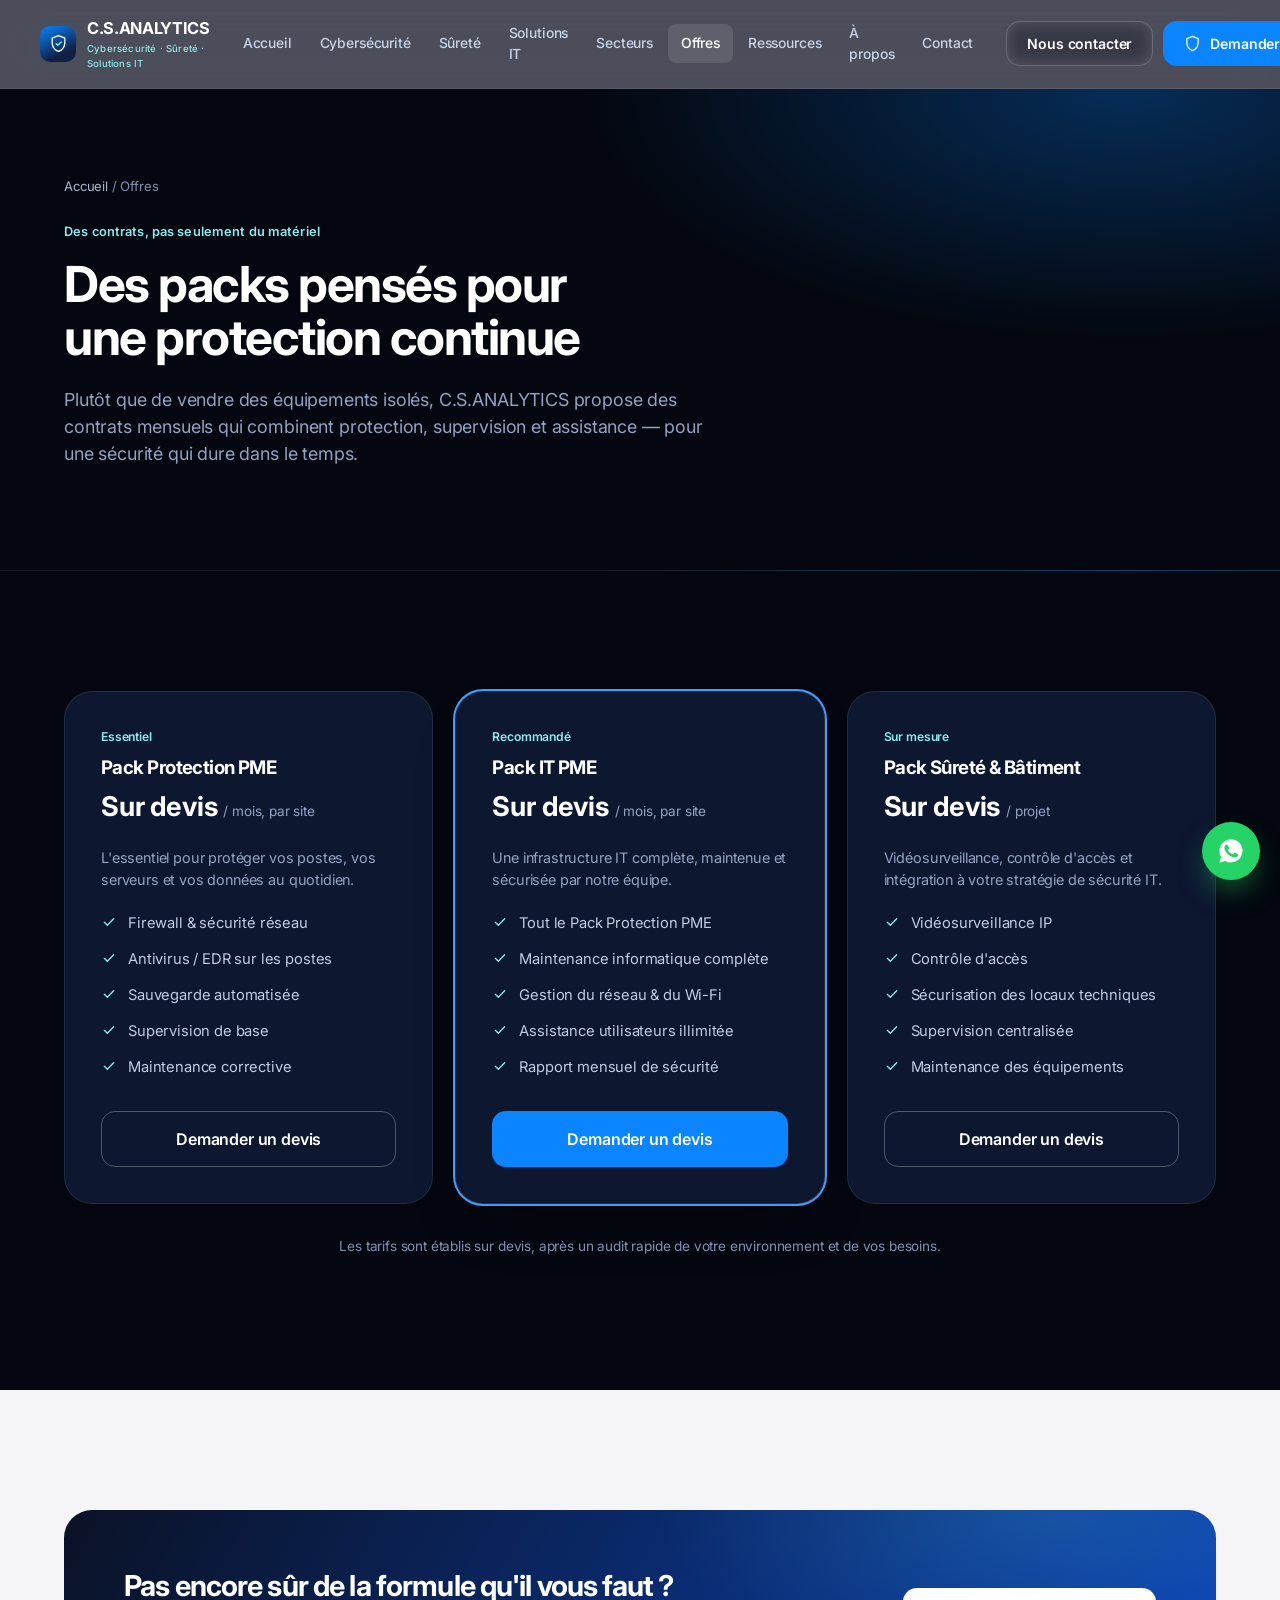
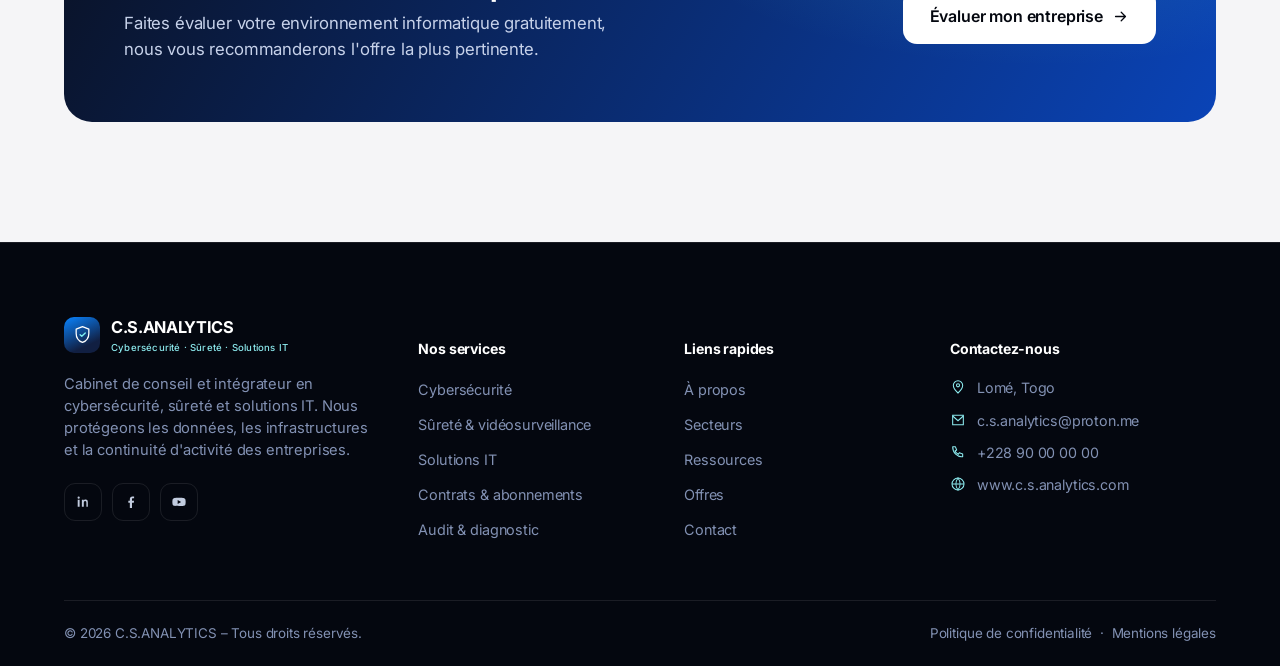
<file: offres.html>
<!DOCTYPE html>
<html lang="fr">
<head>
  <meta charset="UTF-8">
  <meta name="viewport" content="width=device-width, initial-scale=1.0">
  <title>Offres | C.S.ANALYTICS</title>
  <meta name="description" content="Pack Protection PME, Pack IT PME, Pack Sûreté & Bâtiment : des contrats mensuels de cybersécurité et de solutions IT proposés par C.S.ANALYTICS.">
  <link rel="preconnect" href="https://fonts.googleapis.com">
  <link rel="preconnect" href="https://fonts.gstatic.com" crossorigin>
  <link href="https://fonts.googleapis.com/css2?family=Inter:wght@400;500;600;700;800&display=swap" rel="stylesheet">
  <link rel="stylesheet" href="css/style.css">

</head>
<body>
<!-- ========== MENU (haut de page, identique sur toutes les pages) ========== -->
  <header class="site-header">
    <div class="container nav">
      <a href="index.html" class="brand">
        <span class="brand-mark">
          <svg viewBox="0 0 24 24" fill="none" width="22" height="22"><path d="M12 2l8 3.2v5.4c0 5.1-3.4 9.6-8 11.4-4.6-1.8-8-6.3-8-11.4V5.2L12 2z" stroke="#fff" stroke-width="1.6" stroke-linejoin="round"/><path d="M9 12.2l2.1 2.1L15.5 10" stroke="#7ff2f2" stroke-width="1.7" stroke-linecap="round" stroke-linejoin="round"/></svg>
        </span>
        <span>
          <span class="brand-name">C.S.ANALYTICS</span>
          <span class="brand-tag">Cybersécurité · Sûreté · Solutions IT</span>
        </span>
      </a>
      <nav class="nav-links" id="navLinks" aria-label="Navigation principale">
          <a href="index.html">Accueil</a>
          <a href="cybersecurite.html">Cybersécurité</a>
          <a href="surete.html">Sûreté</a>
          <a href="solutions-it.html">Solutions IT</a>
          <a href="secteurs.html">Secteurs</a>
          <a href="offres.html" class="active">Offres</a>
          <a href="ressources.html">Ressources</a>
          <a href="apropos.html">À propos</a>
          <a href="contact.html">Contact</a>
      </nav>
      <div class="nav-cta">
        <a href="contact.html" class="btn btn-ghost btn-sm">Nous contacter</a>
        <a href="contact.html#diagnostic" class="btn btn-primary btn-sm">
          <svg viewBox="0 0 24 24" fill="none"><path d="M12 2l8 3.2v5.4c0 5.1-3.4 9.6-8 11.4-4.6-1.8-8-6.3-8-11.4V5.2L12 2z" stroke="currentColor" stroke-width="1.8" stroke-linejoin="round"/></svg>
          Demander un diagnostic
        </a>
        <button class="nav-toggle" id="navToggle" aria-label="Ouvrir le menu" aria-expanded="false" aria-controls="navLinks">
          <svg viewBox="0 0 24 24" fill="none"><path d="M4 7h16M4 12h16M4 17h16" stroke="currentColor" stroke-width="1.8" stroke-linecap="round"/></svg>
        </button>
      </div>
    </div>
  </header>

  <!-- ========== SECTION 1 ========== -->
  <section class="page-hero">
    <div class="container">
      <p class="breadcrumb"><a href="index.html">Accueil</a> / Offres</p>
      <p class="eyebrow on-dark">Des contrats, pas seulement du matériel</p>
      <h1>Des packs pensés pour une protection continue</h1>
      <p class="lead">Plutôt que de vendre des équipements isolés, C.S.ANALYTICS propose des contrats mensuels qui combinent protection, supervision et assistance — pour une sécurité qui dure dans le temps.</p>
    </div>
  </section>

  <!-- ========== SECTION 2 ========== -->
  <section class="section section--dark">
    <div class="container">
      <div class="grid grid-3">
        <div class="pack-card reveal">
          <span class="pack-tag">Essentiel</span>
          <h3>Pack Protection PME</h3>
          <p class="price">Sur devis <span>/ mois, par site</span></p>
          <p style="color:#93a3c4;font-size:.9rem;">L'essentiel pour protéger vos postes, vos serveurs et vos données au quotidien.</p>
          <ul>
            <li><svg viewBox="0 0 24 24" fill="none"><path d="M5 12.5l4.5 4.5L19 7" stroke="currentColor" stroke-width="2" stroke-linecap="round" stroke-linejoin="round"/></svg>Firewall &amp; sécurité réseau</li>
            <li><svg viewBox="0 0 24 24" fill="none"><path d="M5 12.5l4.5 4.5L19 7" stroke="currentColor" stroke-width="2" stroke-linecap="round" stroke-linejoin="round"/></svg>Antivirus / EDR sur les postes</li>
            <li><svg viewBox="0 0 24 24" fill="none"><path d="M5 12.5l4.5 4.5L19 7" stroke="currentColor" stroke-width="2" stroke-linecap="round" stroke-linejoin="round"/></svg>Sauvegarde automatisée</li>
            <li><svg viewBox="0 0 24 24" fill="none"><path d="M5 12.5l4.5 4.5L19 7" stroke="currentColor" stroke-width="2" stroke-linecap="round" stroke-linejoin="round"/></svg>Supervision de base</li>
            <li><svg viewBox="0 0 24 24" fill="none"><path d="M5 12.5l4.5 4.5L19 7" stroke="currentColor" stroke-width="2" stroke-linecap="round" stroke-linejoin="round"/></svg>Maintenance corrective</li>
          </ul>
          <a href="contact.html#diagnostic" class="btn btn-outline btn-block" style="border-color:rgba(255,255,255,.28);color:#fff;">Demander un devis</a>
        </div>
        <div class="pack-card featured reveal">
          <span class="pack-tag">Recommandé</span>
          <h3>Pack IT PME</h3>
          <p class="price">Sur devis <span>/ mois, par site</span></p>
          <p style="color:#93a3c4;font-size:.9rem;">Une infrastructure IT complète, maintenue et sécurisée par notre équipe.</p>
          <ul>
            <li><svg viewBox="0 0 24 24" fill="none"><path d="M5 12.5l4.5 4.5L19 7" stroke="currentColor" stroke-width="2" stroke-linecap="round" stroke-linejoin="round"/></svg>Tout le Pack Protection PME</li>
            <li><svg viewBox="0 0 24 24" fill="none"><path d="M5 12.5l4.5 4.5L19 7" stroke="currentColor" stroke-width="2" stroke-linecap="round" stroke-linejoin="round"/></svg>Maintenance informatique complète</li>
            <li><svg viewBox="0 0 24 24" fill="none"><path d="M5 12.5l4.5 4.5L19 7" stroke="currentColor" stroke-width="2" stroke-linecap="round" stroke-linejoin="round"/></svg>Gestion du réseau &amp; du Wi-Fi</li>
            <li><svg viewBox="0 0 24 24" fill="none"><path d="M5 12.5l4.5 4.5L19 7" stroke="currentColor" stroke-width="2" stroke-linecap="round" stroke-linejoin="round"/></svg>Assistance utilisateurs illimitée</li>
            <li><svg viewBox="0 0 24 24" fill="none"><path d="M5 12.5l4.5 4.5L19 7" stroke="currentColor" stroke-width="2" stroke-linecap="round" stroke-linejoin="round"/></svg>Rapport mensuel de sécurité</li>
          </ul>
          <a href="contact.html#diagnostic" class="btn btn-primary btn-block">Demander un devis</a>
        </div>
        <div class="pack-card reveal">
          <span class="pack-tag">Sur mesure</span>
          <h3>Pack Sûreté &amp; Bâtiment</h3>
          <p class="price">Sur devis <span>/ projet</span></p>
          <p style="color:#93a3c4;font-size:.9rem;">Vidéosurveillance, contrôle d'accès et intégration à votre stratégie de sécurité IT.</p>
          <ul>
            <li><svg viewBox="0 0 24 24" fill="none"><path d="M5 12.5l4.5 4.5L19 7" stroke="currentColor" stroke-width="2" stroke-linecap="round" stroke-linejoin="round"/></svg>Vidéosurveillance IP</li>
            <li><svg viewBox="0 0 24 24" fill="none"><path d="M5 12.5l4.5 4.5L19 7" stroke="currentColor" stroke-width="2" stroke-linecap="round" stroke-linejoin="round"/></svg>Contrôle d'accès</li>
            <li><svg viewBox="0 0 24 24" fill="none"><path d="M5 12.5l4.5 4.5L19 7" stroke="currentColor" stroke-width="2" stroke-linecap="round" stroke-linejoin="round"/></svg>Sécurisation des locaux techniques</li>
            <li><svg viewBox="0 0 24 24" fill="none"><path d="M5 12.5l4.5 4.5L19 7" stroke="currentColor" stroke-width="2" stroke-linecap="round" stroke-linejoin="round"/></svg>Supervision centralisée</li>
            <li><svg viewBox="0 0 24 24" fill="none"><path d="M5 12.5l4.5 4.5L19 7" stroke="currentColor" stroke-width="2" stroke-linecap="round" stroke-linejoin="round"/></svg>Maintenance des équipements</li>
          </ul>
          <a href="contact.html#diagnostic" class="btn btn-outline btn-block" style="border-color:rgba(255,255,255,.28);color:#fff;">Demander un devis</a>
        </div>
      </div>
      <p class="reveal" style="text-align:center;color:#8291b3;margin-top:32px;font-size:.85rem;">Les tarifs sont établis sur devis, après un audit rapide de votre environnement et de vos besoins.</p>
    </div>
  </section>

  <!-- ========== SECTION 3 ========== -->
  <section class="section">
    <div class="container">
      <div class="cta-banner reveal">
        <div>
          <h3>Pas encore sûr de la formule qu'il vous faut ?</h3>
          <p>Faites évaluer votre environnement informatique gratuitement, nous vous recommanderons l'offre la plus pertinente.</p>
        </div>
        <a href="contact.html#diagnostic" class="btn btn-primary">Évaluer mon entreprise <svg viewBox="0 0 24 24" fill="none"><path d="M5 12h14M13 6l6 6-6 6" stroke="currentColor" stroke-width="1.8" stroke-linecap="round" stroke-linejoin="round"/></svg></a>
      </div>
    </div>
  </section>

  <!-- ========== PIED DE PAGE (identique sur toutes les pages) ========== -->
  <footer class="site-footer">
    <div class="container">
      <div class="footer-grid">
        <div class="footer-brand">
          <a href="index.html" class="brand">
            <span class="brand-mark">
              <svg viewBox="0 0 24 24" fill="none" width="22" height="22"><path d="M12 2l8 3.2v5.4c0 5.1-3.4 9.6-8 11.4-4.6-1.8-8-6.3-8-11.4V5.2L12 2z" stroke="#fff" stroke-width="1.6" stroke-linejoin="round"/><path d="M9 12.2l2.1 2.1L15.5 10" stroke="#7ff2f2" stroke-width="1.7" stroke-linecap="round" stroke-linejoin="round"/></svg>
            </span>
            <span>
              <span class="brand-name" style="color:#fff;">C.S.ANALYTICS</span>
              <span class="brand-tag">Cybersécurité · Sûreté · Solutions IT</span>
            </span>
          </a>
          <p>Cabinet de conseil et intégrateur en cybersécurité, sûreté et solutions IT. Nous protégeons les données, les infrastructures et la continuité d'activité des entreprises.</p>
          <div class="footer-social">
            <a href="#" aria-label="LinkedIn"><svg viewBox="0 0 24 24" fill="none"><path d="M6.94 8.5H4.06V19h2.88V8.5zM5.5 7.25a1.67 1.67 0 100-3.34 1.67 1.67 0 000 3.34zM19.94 19h-2.87v-5.4c0-1.29-.02-2.94-1.8-2.94-1.8 0-2.08 1.4-2.08 2.85V19H10.3V8.5h2.76v1.43h.04c.38-.73 1.32-1.5 2.72-1.5 2.9 0 3.44 1.92 3.44 4.4V19z" fill="#c2ccdf"/></svg></a>
            <a href="#" aria-label="Facebook"><svg viewBox="0 0 24 24" fill="none"><path d="M13.5 21v-7.9h2.65l.4-3.08h-3.05V8.05c0-.89.25-1.5 1.52-1.5h1.63V3.84A21.7 21.7 0 0014.1 3.7c-2.28 0-3.84 1.39-3.84 3.95v2.37H8v3.08h2.26V21h3.24z" fill="#c2ccdf"/></svg></a>
            <a href="#" aria-label="YouTube"><svg viewBox="0 0 24 24" fill="none"><path d="M21.6 8.1a2.7 2.7 0 00-1.9-1.9C18 5.7 12 5.7 12 5.7s-6 0-7.7.5a2.7 2.7 0 00-1.9 1.9A28 28 0 002 12a28 28 0 00.4 3.9 2.7 2.7 0 001.9 1.9c1.7.5 7.7.5 7.7.5s6 0 7.7-.5a2.7 2.7 0 001.9-1.9A28 28 0 0022 12a28 28 0 00-.4-3.9zM10 15V9l5.2 3-5.2 3z" fill="#c2ccdf"/></svg></a>
          </div>
        </div>
        <div class="footer-col">
          <h5>Nos services</h5>
          <ul>
            <li><a href="cybersecurite.html">Cybersécurité</a></li>
            <li><a href="surete.html">Sûreté &amp; vidéosurveillance</a></li>
            <li><a href="solutions-it.html">Solutions IT</a></li>
            <li><a href="offres.html">Contrats &amp; abonnements</a></li>
            <li><a href="contact.html#diagnostic">Audit &amp; diagnostic</a></li>
          </ul>
        </div>
        <div class="footer-col">
          <h5>Liens rapides</h5>
          <ul>
            <li><a href="apropos.html">À propos</a></li>
            <li><a href="secteurs.html">Secteurs</a></li>
            <li><a href="ressources.html">Ressources</a></li>
            <li><a href="offres.html">Offres</a></li>
            <li><a href="contact.html">Contact</a></li>
          </ul>
        </div>
        <div class="footer-col">
          <h5>Contactez-nous</h5>
          <ul class="footer-contact">
            <li><svg viewBox="0 0 24 24" fill="none"><path d="M12 21s7-6.1 7-11.5A7 7 0 105 9.5C5 14.9 12 21 12 21z" stroke="currentColor" stroke-width="1.6"/><circle cx="12" cy="9.5" r="2.3" stroke="currentColor" stroke-width="1.6"/></svg><span>Lomé, Togo</span></li>
            <li><svg viewBox="0 0 24 24" fill="none"><path d="M4 5h16v14H4z" stroke="currentColor" stroke-width="1.6"/><path d="M4 6l8 7 8-7" stroke="currentColor" stroke-width="1.6"/></svg><span>c.s.analytics@proton.me</span></li>
            <li><svg viewBox="0 0 24 24" fill="none"><path d="M4 4h4l2 5-2.5 1.5a11 11 0 005 5L14 13l5 2v4c-8 1-15-6-15-15z" stroke="currentColor" stroke-width="1.6" stroke-linejoin="round"/></svg><span>+228 90 00 00 00</span></li>
            <li><svg viewBox="0 0 24 24" fill="none"><circle cx="12" cy="12" r="9" stroke="currentColor" stroke-width="1.6"/><path d="M3 12h18M12 3a15 15 0 010 18 15 15 0 010-18z" stroke="currentColor" stroke-width="1.6"/></svg><span>www.c.s.analytics.com</span></li>
          </ul>
        </div>
      </div>
      <div class="footer-bottom">
        <span>© <span data-year></span> C.S.ANALYTICS – Tous droits réservés.</span>
        <span><a href="#">Politique de confidentialité</a> &nbsp;·&nbsp; <a href="#">Mentions légales</a></span>
      </div>
    </div>
  </footer>

  
  <!-- ========== BOUTON WHATSAPP FLOTTANT ========== -->
  <a href="https://wa.me/22890971003" class="wa-float" aria-label="Nous écrire sur WhatsApp" target="_blank" rel="noopener">
    <svg viewBox="0 0 24 24" fill="currentColor"><path d="M12.04 2C6.58 2 2.13 6.45 2.13 11.91c0 1.87.5 3.62 1.44 5.12L2 22l5.13-1.53a9.87 9.87 0 004.9 1.3h.01c5.46 0 9.9-4.45 9.9-9.91S17.5 2 12.04 2zm5.8 14.06c-.24.68-1.4 1.3-1.94 1.38-.5.08-1.12.11-1.8-.11-.42-.13-.96-.31-1.65-.6-2.9-1.25-4.8-4.17-4.94-4.36-.14-.19-1.18-1.57-1.18-3 0-1.42.75-2.12 1.02-2.41.26-.29.58-.36.77-.36.2 0 .39 0 .56.01.18.01.42-.07.66.5.24.6.83 2.05.9 2.2.08.15.13.32.02.51-.1.19-.15.31-.3.48-.14.17-.3.37-.43.5-.14.14-.29.29-.13.57.17.29.75 1.24 1.62 2 1.11.99 2.05 1.3 2.34 1.44.29.14.46.12.63-.07.17-.19.72-.84.91-1.13.19-.29.38-.24.63-.14.26.1 1.65.78 1.93.92.29.14.48.21.55.33.07.12.07.68-.17 1.36z"/></svg>
  </a>
  <script src="js/main.js"></script>
</body>
</html>
</file>
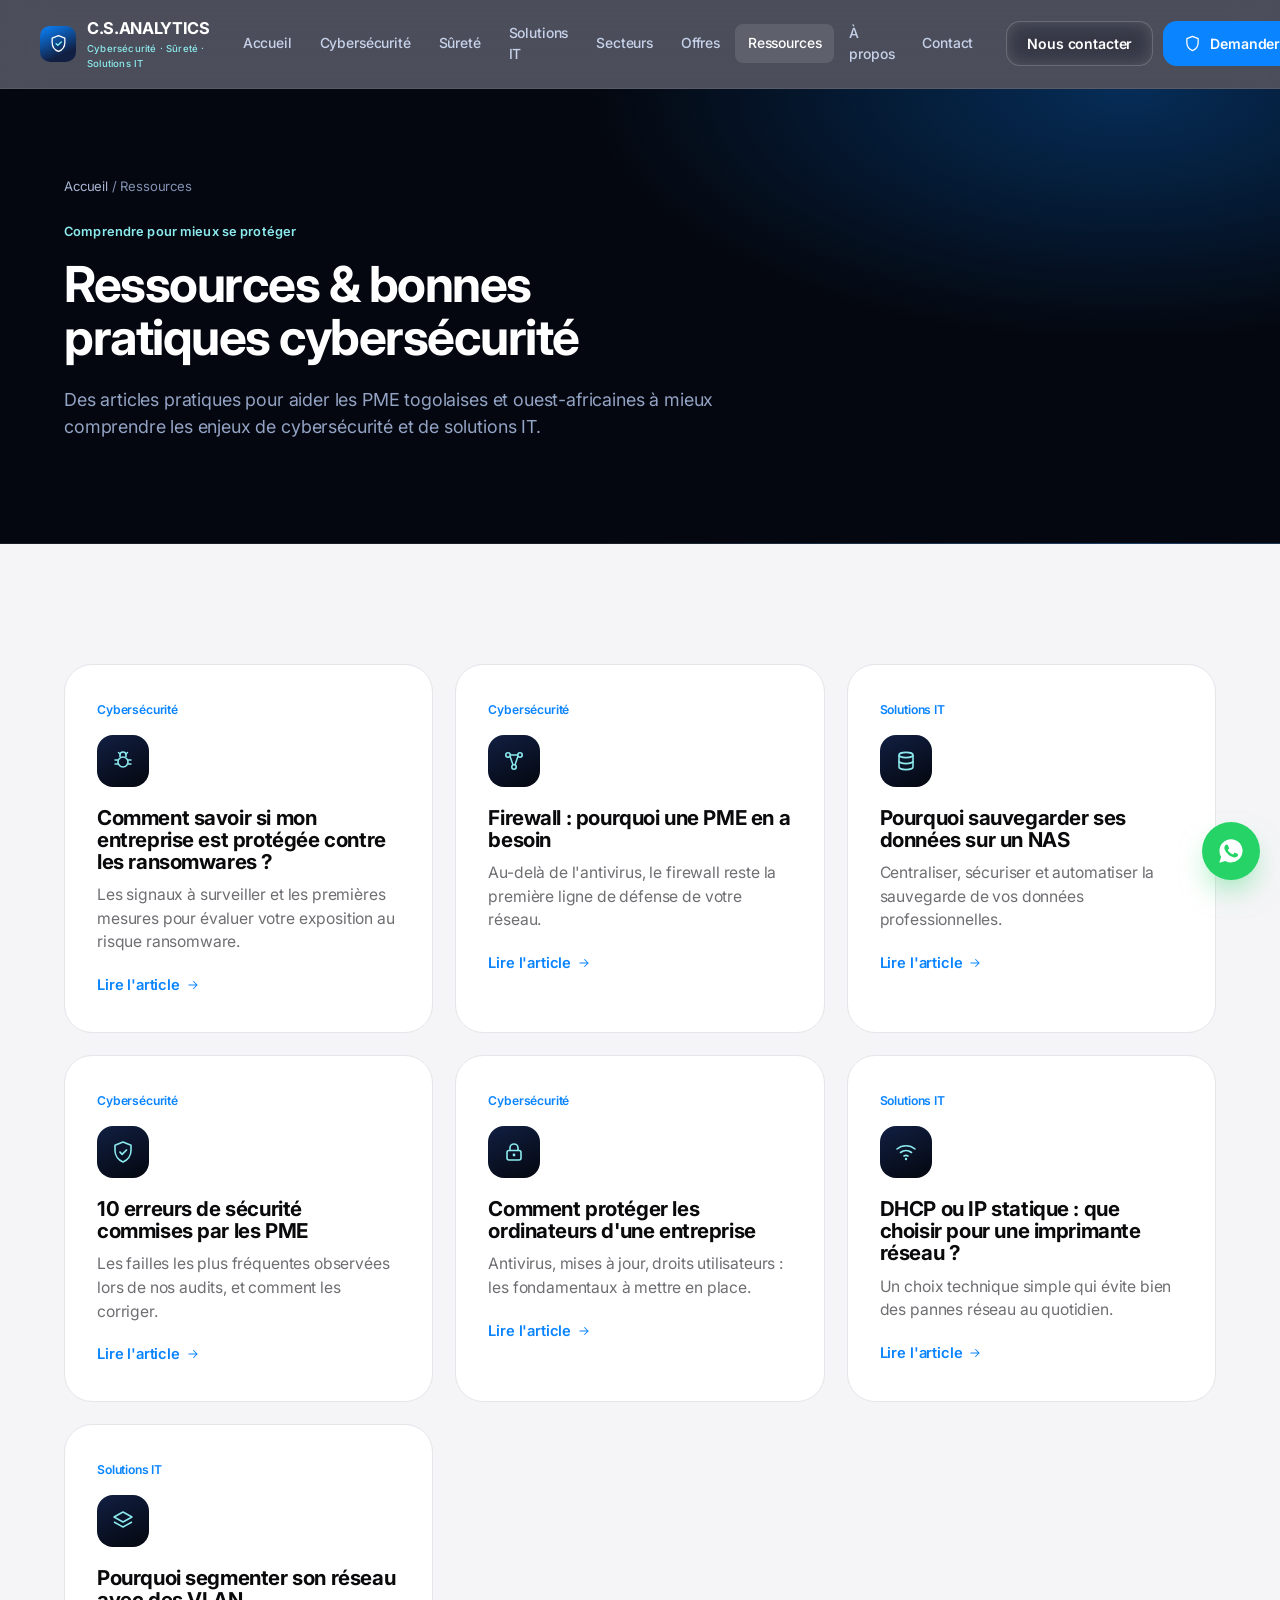
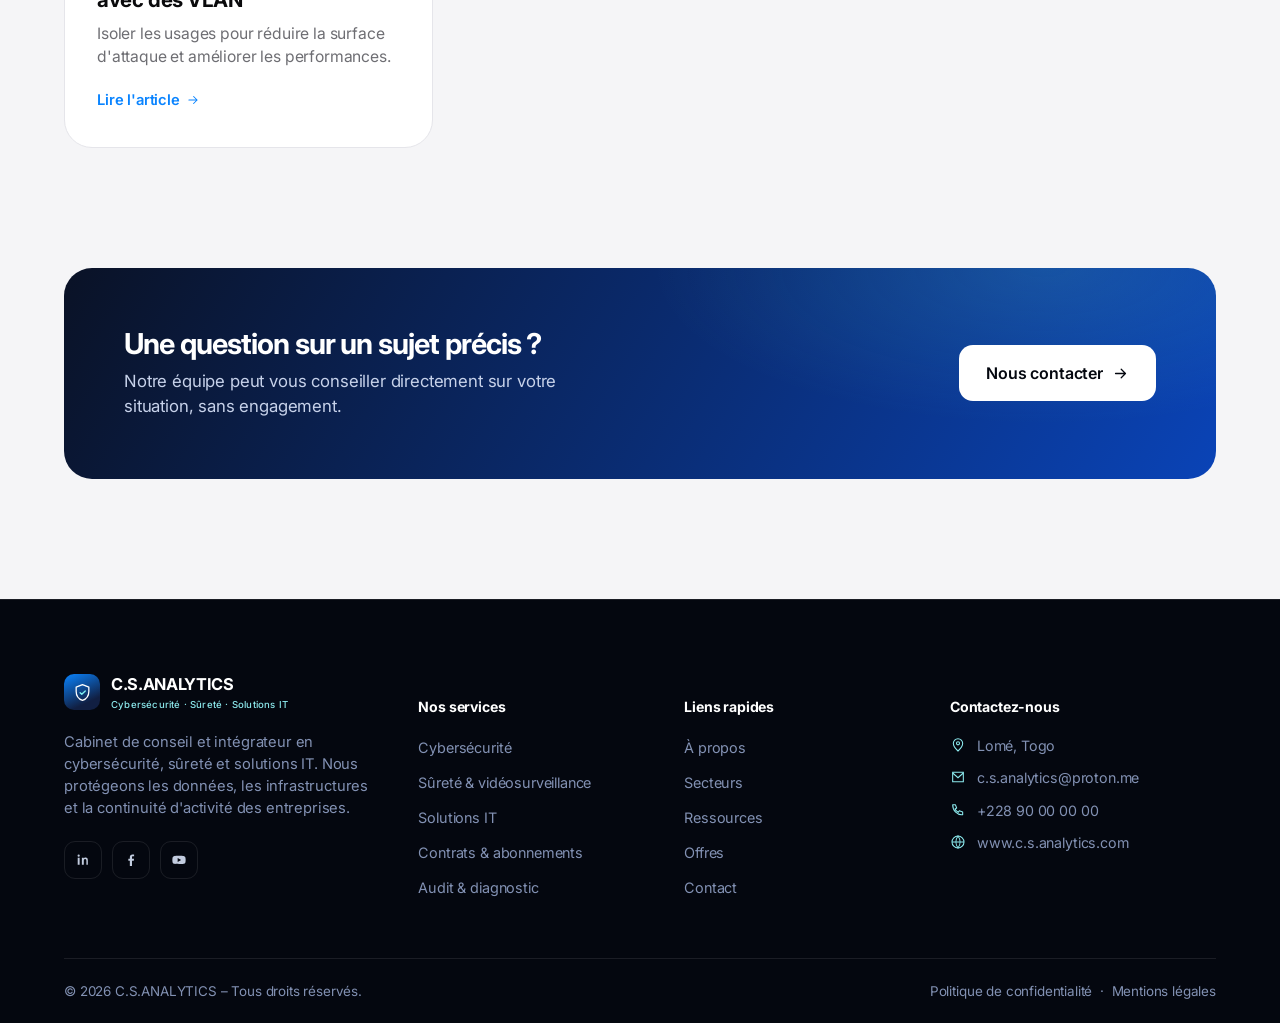
<file: ressources.html>
<!DOCTYPE html>
<html lang="fr">
<head>
  <meta charset="UTF-8">
  <meta name="viewport" content="width=device-width, initial-scale=1.0">
  <title>Ressources | C.S.ANALYTICS</title>
  <meta name="description" content="Articles et bonnes pratiques cybersécurité et solutions IT pour les PME : ransomware, firewall, sauvegarde, VLAN et plus.">
  <link rel="preconnect" href="https://fonts.googleapis.com">
  <link rel="preconnect" href="https://fonts.gstatic.com" crossorigin>
  <link href="https://fonts.googleapis.com/css2?family=Inter:wght@400;500;600;700;800&display=swap" rel="stylesheet">
  <link rel="stylesheet" href="css/style.css">

</head>
<body>
<!-- ========== MENU (haut de page, identique sur toutes les pages) ========== -->
  <header class="site-header">
    <div class="container nav">
      <a href="index.html" class="brand">
        <span class="brand-mark">
          <svg viewBox="0 0 24 24" fill="none" width="22" height="22"><path d="M12 2l8 3.2v5.4c0 5.1-3.4 9.6-8 11.4-4.6-1.8-8-6.3-8-11.4V5.2L12 2z" stroke="#fff" stroke-width="1.6" stroke-linejoin="round"/><path d="M9 12.2l2.1 2.1L15.5 10" stroke="#7ff2f2" stroke-width="1.7" stroke-linecap="round" stroke-linejoin="round"/></svg>
        </span>
        <span>
          <span class="brand-name">C.S.ANALYTICS</span>
          <span class="brand-tag">Cybersécurité · Sûreté · Solutions IT</span>
        </span>
      </a>
      <nav class="nav-links" id="navLinks" aria-label="Navigation principale">
          <a href="index.html">Accueil</a>
          <a href="cybersecurite.html">Cybersécurité</a>
          <a href="surete.html">Sûreté</a>
          <a href="solutions-it.html">Solutions IT</a>
          <a href="secteurs.html">Secteurs</a>
          <a href="offres.html">Offres</a>
          <a href="ressources.html" class="active">Ressources</a>
          <a href="apropos.html">À propos</a>
          <a href="contact.html">Contact</a>
      </nav>
      <div class="nav-cta">
        <a href="contact.html" class="btn btn-ghost btn-sm">Nous contacter</a>
        <a href="contact.html#diagnostic" class="btn btn-primary btn-sm">
          <svg viewBox="0 0 24 24" fill="none"><path d="M12 2l8 3.2v5.4c0 5.1-3.4 9.6-8 11.4-4.6-1.8-8-6.3-8-11.4V5.2L12 2z" stroke="currentColor" stroke-width="1.8" stroke-linejoin="round"/></svg>
          Demander un diagnostic
        </a>
        <button class="nav-toggle" id="navToggle" aria-label="Ouvrir le menu" aria-expanded="false" aria-controls="navLinks">
          <svg viewBox="0 0 24 24" fill="none"><path d="M4 7h16M4 12h16M4 17h16" stroke="currentColor" stroke-width="1.8" stroke-linecap="round"/></svg>
        </button>
      </div>
    </div>
  </header>

  <!-- ========== SECTION 1 ========== -->
  <section class="page-hero">
    <div class="container">
      <p class="breadcrumb"><a href="index.html">Accueil</a> / Ressources</p>
      <p class="eyebrow on-dark">Comprendre pour mieux se protéger</p>
      <h1>Ressources &amp; bonnes pratiques cybersécurité</h1>
      <p class="lead">Des articles pratiques pour aider les PME togolaises et ouest-africaines à mieux comprendre les enjeux de cybersécurité et de solutions IT.</p>
    </div>
  </section>

  <!-- ========== SECTION 2 ========== -->
  <section class="section">
    <div class="container">
      <div class="grid grid-3">
        
        <div class="card reveal">
          <span class="card-code">Cybersécurité</span>
          <div class="card-icon"><svg viewBox="0 0 24 24" fill="none"><path d="M9 8V6a3 3 0 116 0v2" stroke="currentColor" stroke-width="1.6"/><rect x="7" y="8" width="10" height="10" rx="5" stroke="currentColor" stroke-width="1.6"/><path d="M4 11h3M17 11h3M4 15h3M17 15h3M9 5l-1.5-1.5M15 5l1.5-1.5" stroke="currentColor" stroke-width="1.4" stroke-linecap="round"/></svg></div>
          <h3>Comment savoir si mon entreprise est protégée contre les ransomwares ?</h3>
          <p>Les signaux à surveiller et les premières mesures pour évaluer votre exposition au risque ransomware.</p>
          <a href="contact.html" class="card-link">Lire l'article <svg viewBox="0 0 24 24" fill="none"><path d="M5 12h14M13 6l6 6-6 6" stroke="currentColor" stroke-width="1.8" stroke-linecap="round" stroke-linejoin="round"/></svg></a>
        </div>
        <div class="card reveal">
          <span class="card-code">Cybersécurité</span>
          <div class="card-icon"><svg viewBox="0 0 24 24" fill="none"><circle cx="6" cy="6" r="2.2" stroke="currentColor" stroke-width="1.6"/><circle cx="18" cy="6" r="2.2" stroke="currentColor" stroke-width="1.6"/><circle cx="12" cy="18" r="2.2" stroke="currentColor" stroke-width="1.6"/><path d="M8 7l3 9M16 7l-3 9M8.2 6h7.6" stroke="currentColor" stroke-width="1.5"/></svg></div>
          <h3>Firewall : pourquoi une PME en a besoin</h3>
          <p>Au-delà de l'antivirus, le firewall reste la première ligne de défense de votre réseau.</p>
          <a href="contact.html" class="card-link">Lire l'article <svg viewBox="0 0 24 24" fill="none"><path d="M5 12h14M13 6l6 6-6 6" stroke="currentColor" stroke-width="1.8" stroke-linecap="round" stroke-linejoin="round"/></svg></a>
        </div>
        <div class="card reveal">
          <span class="card-code">Solutions IT</span>
          <div class="card-icon"><svg viewBox="0 0 24 24" fill="none"><ellipse cx="12" cy="6" rx="7" ry="2.6" stroke="currentColor" stroke-width="1.6"/><path d="M5 6v6c0 1.4 3.1 2.6 7 2.6s7-1.2 7-2.6V6" stroke="currentColor" stroke-width="1.6"/><path d="M5 12v6c0 1.4 3.1 2.6 7 2.6s7-1.2 7-2.6v-6" stroke="currentColor" stroke-width="1.6"/></svg></div>
          <h3>Pourquoi sauvegarder ses données sur un NAS</h3>
          <p>Centraliser, sécuriser et automatiser la sauvegarde de vos données professionnelles.</p>
          <a href="contact.html" class="card-link">Lire l'article <svg viewBox="0 0 24 24" fill="none"><path d="M5 12h14M13 6l6 6-6 6" stroke="currentColor" stroke-width="1.8" stroke-linecap="round" stroke-linejoin="round"/></svg></a>
        </div>
        <div class="card reveal">
          <span class="card-code">Cybersécurité</span>
          <div class="card-icon"><svg viewBox="0 0 24 24" fill="none"><path d="M12 2l8 3.2v5.4c0 5.1-3.4 9.6-8 11.4-4.6-1.8-8-6.3-8-11.4V5.2L12 2z" stroke="currentColor" stroke-width="1.6" stroke-linejoin="round"/><path d="M9 12.2l2.1 2.1L15.5 10" stroke="currentColor" stroke-width="1.7" stroke-linecap="round" stroke-linejoin="round"/></svg></div>
          <h3>10 erreurs de sécurité commises par les PME</h3>
          <p>Les failles les plus fréquentes observées lors de nos audits, et comment les corriger.</p>
          <a href="contact.html" class="card-link">Lire l'article <svg viewBox="0 0 24 24" fill="none"><path d="M5 12h14M13 6l6 6-6 6" stroke="currentColor" stroke-width="1.8" stroke-linecap="round" stroke-linejoin="round"/></svg></a>
        </div>
        <div class="card reveal">
          <span class="card-code">Cybersécurité</span>
          <div class="card-icon"><svg viewBox="0 0 24 24" fill="none"><rect x="5" y="10.5" width="14" height="9.5" rx="2" stroke="currentColor" stroke-width="1.6"/><path d="M8 10.5V8a4 4 0 118 0v2.5" stroke="currentColor" stroke-width="1.6"/><circle cx="12" cy="15" r="1.4" fill="currentColor"/></svg></div>
          <h3>Comment protéger les ordinateurs d'une entreprise</h3>
          <p>Antivirus, mises à jour, droits utilisateurs : les fondamentaux à mettre en place.</p>
          <a href="contact.html" class="card-link">Lire l'article <svg viewBox="0 0 24 24" fill="none"><path d="M5 12h14M13 6l6 6-6 6" stroke="currentColor" stroke-width="1.8" stroke-linecap="round" stroke-linejoin="round"/></svg></a>
        </div>
        <div class="card reveal">
          <span class="card-code">Solutions IT</span>
          <div class="card-icon"><svg viewBox="0 0 24 24" fill="none"><path d="M3 9a14 14 0 0118 0M6.5 12.5a9 9 0 0111 0M10 16a4 4 0 014 0" stroke="currentColor" stroke-width="1.6" stroke-linecap="round"/><circle cx="12" cy="19" r="1.2" fill="currentColor"/></svg></div>
          <h3>DHCP ou IP statique : que choisir pour une imprimante réseau ?</h3>
          <p>Un choix technique simple qui évite bien des pannes réseau au quotidien.</p>
          <a href="contact.html" class="card-link">Lire l'article <svg viewBox="0 0 24 24" fill="none"><path d="M5 12h14M13 6l6 6-6 6" stroke="currentColor" stroke-width="1.8" stroke-linecap="round" stroke-linejoin="round"/></svg></a>
        </div>
        <div class="card reveal">
          <span class="card-code">Solutions IT</span>
          <div class="card-icon"><svg viewBox="0 0 24 24" fill="none"><path d="M12 3l9 5-9 5-9-5 9-5z" stroke="currentColor" stroke-width="1.5" stroke-linejoin="round"/><path d="M3 13l9 5 9-5" stroke="currentColor" stroke-width="1.5" stroke-linejoin="round"/></svg></div>
          <h3>Pourquoi segmenter son réseau avec des VLAN</h3>
          <p>Isoler les usages pour réduire la surface d'attaque et améliorer les performances.</p>
          <a href="contact.html" class="card-link">Lire l'article <svg viewBox="0 0 24 24" fill="none"><path d="M5 12h14M13 6l6 6-6 6" stroke="currentColor" stroke-width="1.8" stroke-linecap="round" stroke-linejoin="round"/></svg></a>
        </div>
      </div>
    </div>
  </section>

  <!-- ========== SECTION 3 ========== -->
  <section class="section" style="padding-top:0;">
    <div class="container">
      <div class="cta-banner reveal">
        <div>
          <h3>Une question sur un sujet précis ?</h3>
          <p>Notre équipe peut vous conseiller directement sur votre situation, sans engagement.</p>
        </div>
        <a href="contact.html" class="btn btn-primary">Nous contacter <svg viewBox="0 0 24 24" fill="none"><path d="M5 12h14M13 6l6 6-6 6" stroke="currentColor" stroke-width="1.8" stroke-linecap="round" stroke-linejoin="round"/></svg></a>
      </div>
    </div>
  </section>

  <!-- ========== PIED DE PAGE (identique sur toutes les pages) ========== -->
  <footer class="site-footer">
    <div class="container">
      <div class="footer-grid">
        <div class="footer-brand">
          <a href="index.html" class="brand">
            <span class="brand-mark">
              <svg viewBox="0 0 24 24" fill="none" width="22" height="22"><path d="M12 2l8 3.2v5.4c0 5.1-3.4 9.6-8 11.4-4.6-1.8-8-6.3-8-11.4V5.2L12 2z" stroke="#fff" stroke-width="1.6" stroke-linejoin="round"/><path d="M9 12.2l2.1 2.1L15.5 10" stroke="#7ff2f2" stroke-width="1.7" stroke-linecap="round" stroke-linejoin="round"/></svg>
            </span>
            <span>
              <span class="brand-name" style="color:#fff;">C.S.ANALYTICS</span>
              <span class="brand-tag">Cybersécurité · Sûreté · Solutions IT</span>
            </span>
          </a>
          <p>Cabinet de conseil et intégrateur en cybersécurité, sûreté et solutions IT. Nous protégeons les données, les infrastructures et la continuité d'activité des entreprises.</p>
          <div class="footer-social">
            <a href="#" aria-label="LinkedIn"><svg viewBox="0 0 24 24" fill="none"><path d="M6.94 8.5H4.06V19h2.88V8.5zM5.5 7.25a1.67 1.67 0 100-3.34 1.67 1.67 0 000 3.34zM19.94 19h-2.87v-5.4c0-1.29-.02-2.94-1.8-2.94-1.8 0-2.08 1.4-2.08 2.85V19H10.3V8.5h2.76v1.43h.04c.38-.73 1.32-1.5 2.72-1.5 2.9 0 3.44 1.92 3.44 4.4V19z" fill="#c2ccdf"/></svg></a>
            <a href="#" aria-label="Facebook"><svg viewBox="0 0 24 24" fill="none"><path d="M13.5 21v-7.9h2.65l.4-3.08h-3.05V8.05c0-.89.25-1.5 1.52-1.5h1.63V3.84A21.7 21.7 0 0014.1 3.7c-2.28 0-3.84 1.39-3.84 3.95v2.37H8v3.08h2.26V21h3.24z" fill="#c2ccdf"/></svg></a>
            <a href="#" aria-label="YouTube"><svg viewBox="0 0 24 24" fill="none"><path d="M21.6 8.1a2.7 2.7 0 00-1.9-1.9C18 5.7 12 5.7 12 5.7s-6 0-7.7.5a2.7 2.7 0 00-1.9 1.9A28 28 0 002 12a28 28 0 00.4 3.9 2.7 2.7 0 001.9 1.9c1.7.5 7.7.5 7.7.5s6 0 7.7-.5a2.7 2.7 0 001.9-1.9A28 28 0 0022 12a28 28 0 00-.4-3.9zM10 15V9l5.2 3-5.2 3z" fill="#c2ccdf"/></svg></a>
          </div>
        </div>
        <div class="footer-col">
          <h5>Nos services</h5>
          <ul>
            <li><a href="cybersecurite.html">Cybersécurité</a></li>
            <li><a href="surete.html">Sûreté &amp; vidéosurveillance</a></li>
            <li><a href="solutions-it.html">Solutions IT</a></li>
            <li><a href="offres.html">Contrats &amp; abonnements</a></li>
            <li><a href="contact.html#diagnostic">Audit &amp; diagnostic</a></li>
          </ul>
        </div>
        <div class="footer-col">
          <h5>Liens rapides</h5>
          <ul>
            <li><a href="apropos.html">À propos</a></li>
            <li><a href="secteurs.html">Secteurs</a></li>
            <li><a href="ressources.html">Ressources</a></li>
            <li><a href="offres.html">Offres</a></li>
            <li><a href="contact.html">Contact</a></li>
          </ul>
        </div>
        <div class="footer-col">
          <h5>Contactez-nous</h5>
          <ul class="footer-contact">
            <li><svg viewBox="0 0 24 24" fill="none"><path d="M12 21s7-6.1 7-11.5A7 7 0 105 9.5C5 14.9 12 21 12 21z" stroke="currentColor" stroke-width="1.6"/><circle cx="12" cy="9.5" r="2.3" stroke="currentColor" stroke-width="1.6"/></svg><span>Lomé, Togo</span></li>
            <li><svg viewBox="0 0 24 24" fill="none"><path d="M4 5h16v14H4z" stroke="currentColor" stroke-width="1.6"/><path d="M4 6l8 7 8-7" stroke="currentColor" stroke-width="1.6"/></svg><span>c.s.analytics@proton.me</span></li>
            <li><svg viewBox="0 0 24 24" fill="none"><path d="M4 4h4l2 5-2.5 1.5a11 11 0 005 5L14 13l5 2v4c-8 1-15-6-15-15z" stroke="currentColor" stroke-width="1.6" stroke-linejoin="round"/></svg><span>+228 90 00 00 00</span></li>
            <li><svg viewBox="0 0 24 24" fill="none"><circle cx="12" cy="12" r="9" stroke="currentColor" stroke-width="1.6"/><path d="M3 12h18M12 3a15 15 0 010 18 15 15 0 010-18z" stroke="currentColor" stroke-width="1.6"/></svg><span>www.c.s.analytics.com</span></li>
          </ul>
        </div>
      </div>
      <div class="footer-bottom">
        <span>© <span data-year></span> C.S.ANALYTICS – Tous droits réservés.</span>
        <span><a href="#">Politique de confidentialité</a> &nbsp;·&nbsp; <a href="#">Mentions légales</a></span>
      </div>
    </div>
  </footer>

  
  <!-- ========== BOUTON WHATSAPP FLOTTANT ========== -->
  <a href="https://wa.me/22890971003" class="wa-float" aria-label="Nous écrire sur WhatsApp" target="_blank" rel="noopener">
    <svg viewBox="0 0 24 24" fill="currentColor"><path d="M12.04 2C6.58 2 2.13 6.45 2.13 11.91c0 1.87.5 3.62 1.44 5.12L2 22l5.13-1.53a9.87 9.87 0 004.9 1.3h.01c5.46 0 9.9-4.45 9.9-9.91S17.5 2 12.04 2zm5.8 14.06c-.24.68-1.4 1.3-1.94 1.38-.5.08-1.12.11-1.8-.11-.42-.13-.96-.31-1.65-.6-2.9-1.25-4.8-4.17-4.94-4.36-.14-.19-1.18-1.57-1.18-3 0-1.42.75-2.12 1.02-2.41.26-.29.58-.36.77-.36.2 0 .39 0 .56.01.18.01.42-.07.66.5.24.6.83 2.05.9 2.2.08.15.13.32.02.51-.1.19-.15.31-.3.48-.14.17-.3.37-.43.5-.14.14-.29.29-.13.57.17.29.75 1.24 1.62 2 1.11.99 2.05 1.3 2.34 1.44.29.14.46.12.63-.07.17-.19.72-.84.91-1.13.19-.29.38-.24.63-.14.26.1 1.65.78 1.93.92.29.14.48.21.55.33.07.12.07.68-.17 1.36z"/></svg>
  </a>
  <script src="js/main.js"></script>
</body>
</html>
</file>
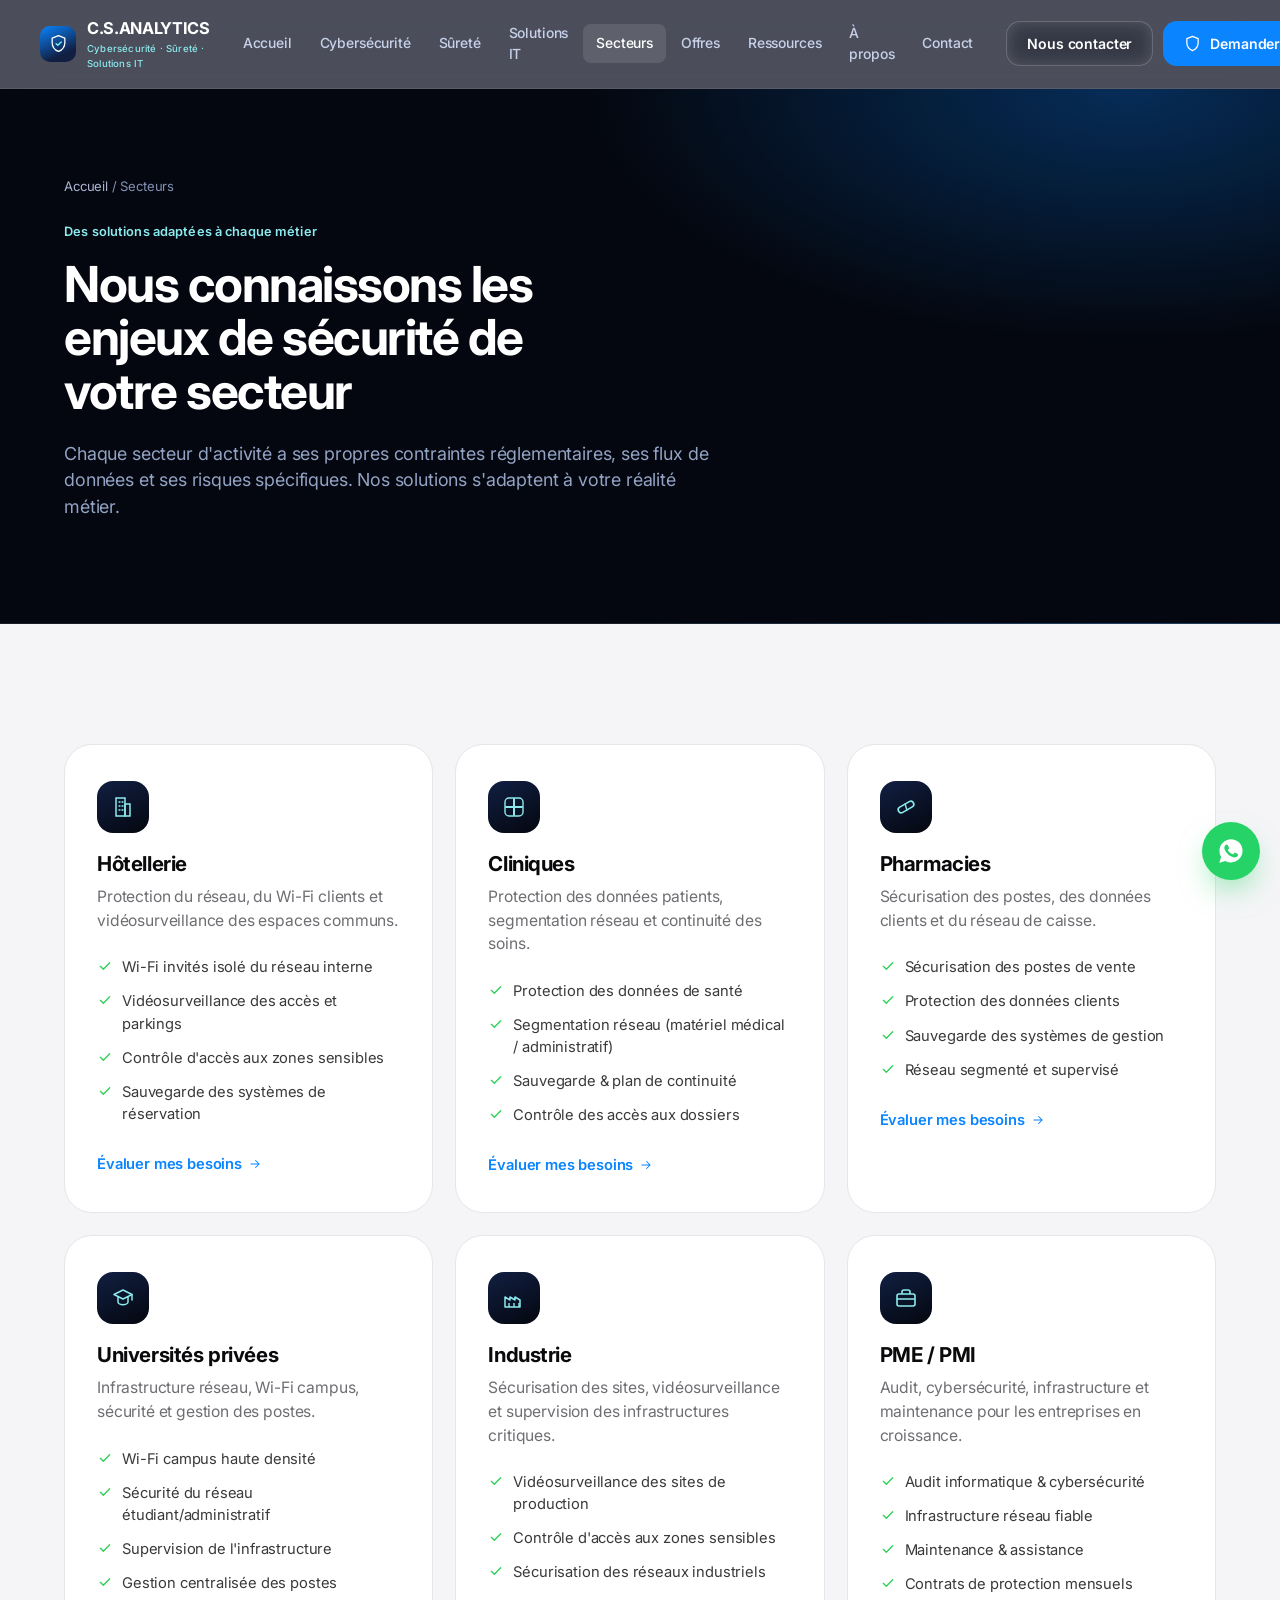
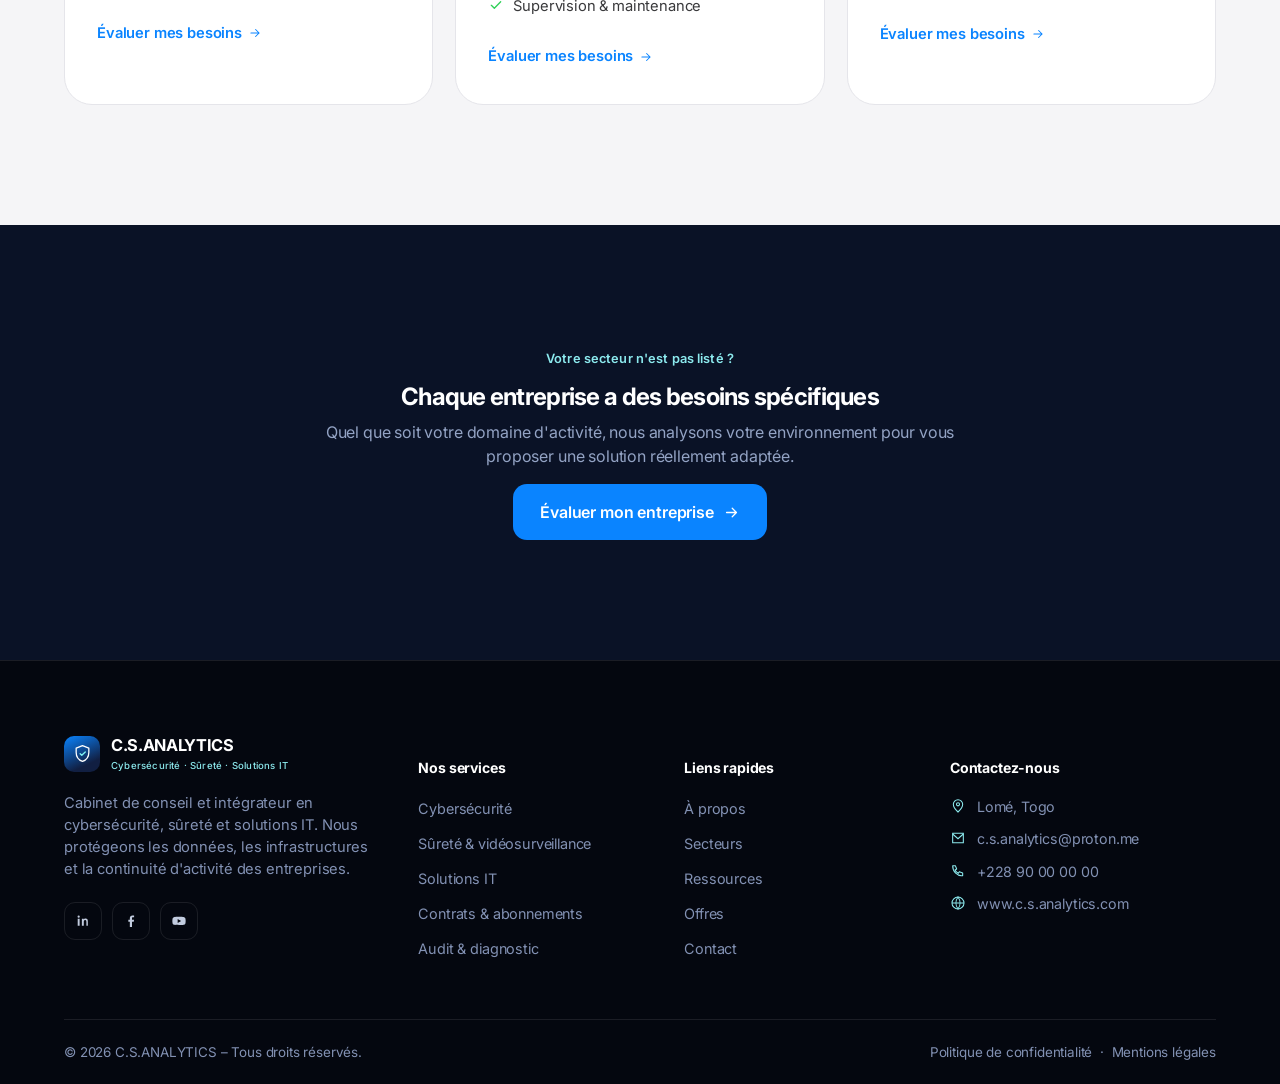
<file: secteurs.html>
<!DOCTYPE html>
<html lang="fr">
<head>
  <meta charset="UTF-8">
  <meta name="viewport" content="width=device-width, initial-scale=1.0">
  <title>Secteurs | C.S.ANALYTICS</title>
  <meta name="description" content="Hôtellerie, cliniques, pharmacies, universités, industrie, PME : découvrez les solutions C.S.ANALYTICS adaptées à votre secteur d'activité.">
  <link rel="preconnect" href="https://fonts.googleapis.com">
  <link rel="preconnect" href="https://fonts.gstatic.com" crossorigin>
  <link href="https://fonts.googleapis.com/css2?family=Inter:wght@400;500;600;700;800&display=swap" rel="stylesheet">
  <link rel="stylesheet" href="css/style.css">

</head>
<body>
<!-- ========== MENU (haut de page, identique sur toutes les pages) ========== -->
  <header class="site-header">
    <div class="container nav">
      <a href="index.html" class="brand">
        <span class="brand-mark">
          <svg viewBox="0 0 24 24" fill="none" width="22" height="22"><path d="M12 2l8 3.2v5.4c0 5.1-3.4 9.6-8 11.4-4.6-1.8-8-6.3-8-11.4V5.2L12 2z" stroke="#fff" stroke-width="1.6" stroke-linejoin="round"/><path d="M9 12.2l2.1 2.1L15.5 10" stroke="#7ff2f2" stroke-width="1.7" stroke-linecap="round" stroke-linejoin="round"/></svg>
        </span>
        <span>
          <span class="brand-name">C.S.ANALYTICS</span>
          <span class="brand-tag">Cybersécurité · Sûreté · Solutions IT</span>
        </span>
      </a>
      <nav class="nav-links" id="navLinks" aria-label="Navigation principale">
          <a href="index.html">Accueil</a>
          <a href="cybersecurite.html">Cybersécurité</a>
          <a href="surete.html">Sûreté</a>
          <a href="solutions-it.html">Solutions IT</a>
          <a href="secteurs.html" class="active">Secteurs</a>
          <a href="offres.html">Offres</a>
          <a href="ressources.html">Ressources</a>
          <a href="apropos.html">À propos</a>
          <a href="contact.html">Contact</a>
      </nav>
      <div class="nav-cta">
        <a href="contact.html" class="btn btn-ghost btn-sm">Nous contacter</a>
        <a href="contact.html#diagnostic" class="btn btn-primary btn-sm">
          <svg viewBox="0 0 24 24" fill="none"><path d="M12 2l8 3.2v5.4c0 5.1-3.4 9.6-8 11.4-4.6-1.8-8-6.3-8-11.4V5.2L12 2z" stroke="currentColor" stroke-width="1.8" stroke-linejoin="round"/></svg>
          Demander un diagnostic
        </a>
        <button class="nav-toggle" id="navToggle" aria-label="Ouvrir le menu" aria-expanded="false" aria-controls="navLinks">
          <svg viewBox="0 0 24 24" fill="none"><path d="M4 7h16M4 12h16M4 17h16" stroke="currentColor" stroke-width="1.8" stroke-linecap="round"/></svg>
        </button>
      </div>
    </div>
  </header>

  <!-- ========== SECTION 1 ========== -->
  <section class="page-hero">
    <div class="container">
      <p class="breadcrumb"><a href="index.html">Accueil</a> / Secteurs</p>
      <p class="eyebrow on-dark">Des solutions adaptées à chaque métier</p>
      <h1>Nous connaissons les enjeux de sécurité de votre secteur</h1>
      <p class="lead">Chaque secteur d'activité a ses propres contraintes réglementaires, ses flux de données et ses risques spécifiques. Nos solutions s'adaptent à votre réalité métier.</p>
    </div>
  </section>

  <!-- ========== SECTION 2 ========== -->
  <section class="section">
    <div class="container">
      <div class="grid grid-3">
        
        <div class="card reveal" id="hotellerie">
          <div class="card-icon"><svg viewBox="0 0 24 24" fill="none"><rect x="5" y="3" width="9" height="18" stroke="currentColor" stroke-width="1.5"/><rect x="14" y="9" width="5" height="12" stroke="currentColor" stroke-width="1.5"/><path d="M8 7h1M11 7h1M8 11h1M11 11h1M8 15h1M11 15h1" stroke="currentColor" stroke-width="1.3" stroke-linecap="round"/></svg></div>
          <h3>Hôtellerie</h3>
          <p>Protection du réseau, du Wi-Fi clients et vidéosurveillance des espaces communs.</p>
          <ul><li><svg viewBox="0 0 24 24" fill="none"><path d="M5 12.5l4.5 4.5L19 7" stroke="currentColor" stroke-width="2" stroke-linecap="round" stroke-linejoin="round"/></svg>Wi-Fi invités isolé du réseau interne</li><li><svg viewBox="0 0 24 24" fill="none"><path d="M5 12.5l4.5 4.5L19 7" stroke="currentColor" stroke-width="2" stroke-linecap="round" stroke-linejoin="round"/></svg>Vidéosurveillance des accès et parkings</li><li><svg viewBox="0 0 24 24" fill="none"><path d="M5 12.5l4.5 4.5L19 7" stroke="currentColor" stroke-width="2" stroke-linecap="round" stroke-linejoin="round"/></svg>Contrôle d'accès aux zones sensibles</li><li><svg viewBox="0 0 24 24" fill="none"><path d="M5 12.5l4.5 4.5L19 7" stroke="currentColor" stroke-width="2" stroke-linecap="round" stroke-linejoin="round"/></svg>Sauvegarde des systèmes de réservation</li></ul>
          <a href="contact.html#diagnostic" class="card-link">Évaluer mes besoins <svg viewBox="0 0 24 24" fill="none"><path d="M5 12h14M13 6l6 6-6 6" stroke="currentColor" stroke-width="1.8" stroke-linecap="round" stroke-linejoin="round"/></svg></a>
        </div>
        
        <div class="card reveal" id="cliniques">
          <div class="card-icon"><svg viewBox="0 0 24 24" fill="none"><path d="M12 4v16M4 12h16" stroke="currentColor" stroke-width="2" stroke-linecap="round"/><rect x="3" y="3" width="18" height="18" rx="4" stroke="currentColor" stroke-width="1.4"/></svg></div>
          <h3>Cliniques</h3>
          <p>Protection des données patients, segmentation réseau et continuité des soins.</p>
          <ul><li><svg viewBox="0 0 24 24" fill="none"><path d="M5 12.5l4.5 4.5L19 7" stroke="currentColor" stroke-width="2" stroke-linecap="round" stroke-linejoin="round"/></svg>Protection des données de santé</li><li><svg viewBox="0 0 24 24" fill="none"><path d="M5 12.5l4.5 4.5L19 7" stroke="currentColor" stroke-width="2" stroke-linecap="round" stroke-linejoin="round"/></svg>Segmentation réseau (matériel médical / administratif)</li><li><svg viewBox="0 0 24 24" fill="none"><path d="M5 12.5l4.5 4.5L19 7" stroke="currentColor" stroke-width="2" stroke-linecap="round" stroke-linejoin="round"/></svg>Sauvegarde &amp; plan de continuité</li><li><svg viewBox="0 0 24 24" fill="none"><path d="M5 12.5l4.5 4.5L19 7" stroke="currentColor" stroke-width="2" stroke-linecap="round" stroke-linejoin="round"/></svg>Contrôle des accès aux dossiers</li></ul>
          <a href="contact.html#diagnostic" class="card-link">Évaluer mes besoins <svg viewBox="0 0 24 24" fill="none"><path d="M5 12h14M13 6l6 6-6 6" stroke="currentColor" stroke-width="1.8" stroke-linecap="round" stroke-linejoin="round"/></svg></a>
        </div>
        
        <div class="card reveal" id="pharmacies">
          <div class="card-icon"><svg viewBox="0 0 24 24" fill="none"><rect x="3.5" y="9" width="17" height="6" rx="3" stroke="currentColor" stroke-width="1.6" transform="rotate(-30 12 12)"/><path d="M11 8.5l2 7" stroke="currentColor" stroke-width="1.4"/></svg></div>
          <h3>Pharmacies</h3>
          <p>Sécurisation des postes, des données clients et du réseau de caisse.</p>
          <ul><li><svg viewBox="0 0 24 24" fill="none"><path d="M5 12.5l4.5 4.5L19 7" stroke="currentColor" stroke-width="2" stroke-linecap="round" stroke-linejoin="round"/></svg>Sécurisation des postes de vente</li><li><svg viewBox="0 0 24 24" fill="none"><path d="M5 12.5l4.5 4.5L19 7" stroke="currentColor" stroke-width="2" stroke-linecap="round" stroke-linejoin="round"/></svg>Protection des données clients</li><li><svg viewBox="0 0 24 24" fill="none"><path d="M5 12.5l4.5 4.5L19 7" stroke="currentColor" stroke-width="2" stroke-linecap="round" stroke-linejoin="round"/></svg>Sauvegarde des systèmes de gestion</li><li><svg viewBox="0 0 24 24" fill="none"><path d="M5 12.5l4.5 4.5L19 7" stroke="currentColor" stroke-width="2" stroke-linecap="round" stroke-linejoin="round"/></svg>Réseau segmenté et supervisé</li></ul>
          <a href="contact.html#diagnostic" class="card-link">Évaluer mes besoins <svg viewBox="0 0 24 24" fill="none"><path d="M5 12h14M13 6l6 6-6 6" stroke="currentColor" stroke-width="1.8" stroke-linecap="round" stroke-linejoin="round"/></svg></a>
        </div>
        
        <div class="card reveal" id="universites">
          <div class="card-icon"><svg viewBox="0 0 24 24" fill="none"><path d="M12 4l9 4.5L12 13 3 8.5 12 4z" stroke="currentColor" stroke-width="1.5" stroke-linejoin="round"/><path d="M7 10.5V16c0 1.5 2.5 2.7 5 2.7s5-1.2 5-2.7v-5.5" stroke="currentColor" stroke-width="1.5"/><path d="M21 8.5V14" stroke="currentColor" stroke-width="1.5" stroke-linecap="round"/></svg></div>
          <h3>Universités privées</h3>
          <p>Infrastructure réseau, Wi-Fi campus, sécurité et gestion des postes.</p>
          <ul><li><svg viewBox="0 0 24 24" fill="none"><path d="M5 12.5l4.5 4.5L19 7" stroke="currentColor" stroke-width="2" stroke-linecap="round" stroke-linejoin="round"/></svg>Wi-Fi campus haute densité</li><li><svg viewBox="0 0 24 24" fill="none"><path d="M5 12.5l4.5 4.5L19 7" stroke="currentColor" stroke-width="2" stroke-linecap="round" stroke-linejoin="round"/></svg>Sécurité du réseau étudiant/administratif</li><li><svg viewBox="0 0 24 24" fill="none"><path d="M5 12.5l4.5 4.5L19 7" stroke="currentColor" stroke-width="2" stroke-linecap="round" stroke-linejoin="round"/></svg>Supervision de l'infrastructure</li><li><svg viewBox="0 0 24 24" fill="none"><path d="M5 12.5l4.5 4.5L19 7" stroke="currentColor" stroke-width="2" stroke-linecap="round" stroke-linejoin="round"/></svg>Gestion centralisée des postes</li></ul>
          <a href="contact.html#diagnostic" class="card-link">Évaluer mes besoins <svg viewBox="0 0 24 24" fill="none"><path d="M5 12h14M13 6l6 6-6 6" stroke="currentColor" stroke-width="1.8" stroke-linecap="round" stroke-linejoin="round"/></svg></a>
        </div>
        
        <div class="card reveal" id="industrie">
          <div class="card-icon"><svg viewBox="0 0 24 24" fill="none"><path d="M3 21V11l5 3v-3l5 3v-3l5 3v7H3z" stroke="currentColor" stroke-width="1.5" stroke-linejoin="round"/><path d="M7 21v-4M12 21v-4M17 21v-4" stroke="currentColor" stroke-width="1.4"/></svg></div>
          <h3>Industrie</h3>
          <p>Sécurisation des sites, vidéosurveillance et supervision des infrastructures critiques.</p>
          <ul><li><svg viewBox="0 0 24 24" fill="none"><path d="M5 12.5l4.5 4.5L19 7" stroke="currentColor" stroke-width="2" stroke-linecap="round" stroke-linejoin="round"/></svg>Vidéosurveillance des sites de production</li><li><svg viewBox="0 0 24 24" fill="none"><path d="M5 12.5l4.5 4.5L19 7" stroke="currentColor" stroke-width="2" stroke-linecap="round" stroke-linejoin="round"/></svg>Contrôle d'accès aux zones sensibles</li><li><svg viewBox="0 0 24 24" fill="none"><path d="M5 12.5l4.5 4.5L19 7" stroke="currentColor" stroke-width="2" stroke-linecap="round" stroke-linejoin="round"/></svg>Sécurisation des réseaux industriels</li><li><svg viewBox="0 0 24 24" fill="none"><path d="M5 12.5l4.5 4.5L19 7" stroke="currentColor" stroke-width="2" stroke-linecap="round" stroke-linejoin="round"/></svg>Supervision &amp; maintenance</li></ul>
          <a href="contact.html#diagnostic" class="card-link">Évaluer mes besoins <svg viewBox="0 0 24 24" fill="none"><path d="M5 12h14M13 6l6 6-6 6" stroke="currentColor" stroke-width="1.8" stroke-linecap="round" stroke-linejoin="round"/></svg></a>
        </div>
        
        <div class="card reveal" id="pme">
          <div class="card-icon"><svg viewBox="0 0 24 24" fill="none"><rect x="3" y="8" width="18" height="12" rx="2" stroke="currentColor" stroke-width="1.6"/><path d="M8 8V6a2 2 0 012-2h4a2 2 0 012 2v2M3 13h18" stroke="currentColor" stroke-width="1.6"/></svg></div>
          <h3>PME / PMI</h3>
          <p>Audit, cybersécurité, infrastructure et maintenance pour les entreprises en croissance.</p>
          <ul><li><svg viewBox="0 0 24 24" fill="none"><path d="M5 12.5l4.5 4.5L19 7" stroke="currentColor" stroke-width="2" stroke-linecap="round" stroke-linejoin="round"/></svg>Audit informatique &amp; cybersécurité</li><li><svg viewBox="0 0 24 24" fill="none"><path d="M5 12.5l4.5 4.5L19 7" stroke="currentColor" stroke-width="2" stroke-linecap="round" stroke-linejoin="round"/></svg>Infrastructure réseau fiable</li><li><svg viewBox="0 0 24 24" fill="none"><path d="M5 12.5l4.5 4.5L19 7" stroke="currentColor" stroke-width="2" stroke-linecap="round" stroke-linejoin="round"/></svg>Maintenance &amp; assistance</li><li><svg viewBox="0 0 24 24" fill="none"><path d="M5 12.5l4.5 4.5L19 7" stroke="currentColor" stroke-width="2" stroke-linecap="round" stroke-linejoin="round"/></svg>Contrats de protection mensuels</li></ul>
          <a href="contact.html#diagnostic" class="card-link">Évaluer mes besoins <svg viewBox="0 0 24 24" fill="none"><path d="M5 12h14M13 6l6 6-6 6" stroke="currentColor" stroke-width="1.8" stroke-linecap="round" stroke-linejoin="round"/></svg></a>
        </div>
      </div>
    </div>
  </section>

  <!-- ========== SECTION 3 ========== -->
  <section class="section--navy section">
    <div class="container text-center reveal" style="max-width:700px;">
      <p class="eyebrow on-dark" style="justify-content:center;">Votre secteur n'est pas listé ?</p>
      <h2>Chaque entreprise a des besoins spécifiques</h2>
      <p style="color:#93a3c4;">Quel que soit votre domaine d'activité, nous analysons votre environnement pour vous proposer une solution réellement adaptée.</p>
      <a href="contact.html#diagnostic" class="btn btn-primary">Évaluer mon entreprise <svg viewBox="0 0 24 24" fill="none"><path d="M5 12h14M13 6l6 6-6 6" stroke="currentColor" stroke-width="1.8" stroke-linecap="round" stroke-linejoin="round"/></svg></a>
    </div>
  </section>

  <!-- ========== PIED DE PAGE (identique sur toutes les pages) ========== -->
  <footer class="site-footer">
    <div class="container">
      <div class="footer-grid">
        <div class="footer-brand">
          <a href="index.html" class="brand">
            <span class="brand-mark">
              <svg viewBox="0 0 24 24" fill="none" width="22" height="22"><path d="M12 2l8 3.2v5.4c0 5.1-3.4 9.6-8 11.4-4.6-1.8-8-6.3-8-11.4V5.2L12 2z" stroke="#fff" stroke-width="1.6" stroke-linejoin="round"/><path d="M9 12.2l2.1 2.1L15.5 10" stroke="#7ff2f2" stroke-width="1.7" stroke-linecap="round" stroke-linejoin="round"/></svg>
            </span>
            <span>
              <span class="brand-name" style="color:#fff;">C.S.ANALYTICS</span>
              <span class="brand-tag">Cybersécurité · Sûreté · Solutions IT</span>
            </span>
          </a>
          <p>Cabinet de conseil et intégrateur en cybersécurité, sûreté et solutions IT. Nous protégeons les données, les infrastructures et la continuité d'activité des entreprises.</p>
          <div class="footer-social">
            <a href="#" aria-label="LinkedIn"><svg viewBox="0 0 24 24" fill="none"><path d="M6.94 8.5H4.06V19h2.88V8.5zM5.5 7.25a1.67 1.67 0 100-3.34 1.67 1.67 0 000 3.34zM19.94 19h-2.87v-5.4c0-1.29-.02-2.94-1.8-2.94-1.8 0-2.08 1.4-2.08 2.85V19H10.3V8.5h2.76v1.43h.04c.38-.73 1.32-1.5 2.72-1.5 2.9 0 3.44 1.92 3.44 4.4V19z" fill="#c2ccdf"/></svg></a>
            <a href="#" aria-label="Facebook"><svg viewBox="0 0 24 24" fill="none"><path d="M13.5 21v-7.9h2.65l.4-3.08h-3.05V8.05c0-.89.25-1.5 1.52-1.5h1.63V3.84A21.7 21.7 0 0014.1 3.7c-2.28 0-3.84 1.39-3.84 3.95v2.37H8v3.08h2.26V21h3.24z" fill="#c2ccdf"/></svg></a>
            <a href="#" aria-label="YouTube"><svg viewBox="0 0 24 24" fill="none"><path d="M21.6 8.1a2.7 2.7 0 00-1.9-1.9C18 5.7 12 5.7 12 5.7s-6 0-7.7.5a2.7 2.7 0 00-1.9 1.9A28 28 0 002 12a28 28 0 00.4 3.9 2.7 2.7 0 001.9 1.9c1.7.5 7.7.5 7.7.5s6 0 7.7-.5a2.7 2.7 0 001.9-1.9A28 28 0 0022 12a28 28 0 00-.4-3.9zM10 15V9l5.2 3-5.2 3z" fill="#c2ccdf"/></svg></a>
          </div>
        </div>
        <div class="footer-col">
          <h5>Nos services</h5>
          <ul>
            <li><a href="cybersecurite.html">Cybersécurité</a></li>
            <li><a href="surete.html">Sûreté &amp; vidéosurveillance</a></li>
            <li><a href="solutions-it.html">Solutions IT</a></li>
            <li><a href="offres.html">Contrats &amp; abonnements</a></li>
            <li><a href="contact.html#diagnostic">Audit &amp; diagnostic</a></li>
          </ul>
        </div>
        <div class="footer-col">
          <h5>Liens rapides</h5>
          <ul>
            <li><a href="apropos.html">À propos</a></li>
            <li><a href="secteurs.html">Secteurs</a></li>
            <li><a href="ressources.html">Ressources</a></li>
            <li><a href="offres.html">Offres</a></li>
            <li><a href="contact.html">Contact</a></li>
          </ul>
        </div>
        <div class="footer-col">
          <h5>Contactez-nous</h5>
          <ul class="footer-contact">
            <li><svg viewBox="0 0 24 24" fill="none"><path d="M12 21s7-6.1 7-11.5A7 7 0 105 9.5C5 14.9 12 21 12 21z" stroke="currentColor" stroke-width="1.6"/><circle cx="12" cy="9.5" r="2.3" stroke="currentColor" stroke-width="1.6"/></svg><span>Lomé, Togo</span></li>
            <li><svg viewBox="0 0 24 24" fill="none"><path d="M4 5h16v14H4z" stroke="currentColor" stroke-width="1.6"/><path d="M4 6l8 7 8-7" stroke="currentColor" stroke-width="1.6"/></svg><span>c.s.analytics@proton.me</span></li>
            <li><svg viewBox="0 0 24 24" fill="none"><path d="M4 4h4l2 5-2.5 1.5a11 11 0 005 5L14 13l5 2v4c-8 1-15-6-15-15z" stroke="currentColor" stroke-width="1.6" stroke-linejoin="round"/></svg><span>+228 90 00 00 00</span></li>
            <li><svg viewBox="0 0 24 24" fill="none"><circle cx="12" cy="12" r="9" stroke="currentColor" stroke-width="1.6"/><path d="M3 12h18M12 3a15 15 0 010 18 15 15 0 010-18z" stroke="currentColor" stroke-width="1.6"/></svg><span>www.c.s.analytics.com</span></li>
          </ul>
        </div>
      </div>
      <div class="footer-bottom">
        <span>© <span data-year></span> C.S.ANALYTICS – Tous droits réservés.</span>
        <span><a href="#">Politique de confidentialité</a> &nbsp;·&nbsp; <a href="#">Mentions légales</a></span>
      </div>
    </div>
  </footer>

  
  <!-- ========== BOUTON WHATSAPP FLOTTANT ========== -->
  <a href="https://wa.me/22890971003" class="wa-float" aria-label="Nous écrire sur WhatsApp" target="_blank" rel="noopener">
    <svg viewBox="0 0 24 24" fill="currentColor"><path d="M12.04 2C6.58 2 2.13 6.45 2.13 11.91c0 1.87.5 3.62 1.44 5.12L2 22l5.13-1.53a9.87 9.87 0 004.9 1.3h.01c5.46 0 9.9-4.45 9.9-9.91S17.5 2 12.04 2zm5.8 14.06c-.24.68-1.4 1.3-1.94 1.38-.5.08-1.12.11-1.8-.11-.42-.13-.96-.31-1.65-.6-2.9-1.25-4.8-4.17-4.94-4.36-.14-.19-1.18-1.57-1.18-3 0-1.42.75-2.12 1.02-2.41.26-.29.58-.36.77-.36.2 0 .39 0 .56.01.18.01.42-.07.66.5.24.6.83 2.05.9 2.2.08.15.13.32.02.51-.1.19-.15.31-.3.48-.14.17-.3.37-.43.5-.14.14-.29.29-.13.57.17.29.75 1.24 1.62 2 1.11.99 2.05 1.3 2.34 1.44.29.14.46.12.63-.07.17-.19.72-.84.91-1.13.19-.29.38-.24.63-.14.26.1 1.65.78 1.93.92.29.14.48.21.55.33.07.12.07.68-.17 1.36z"/></svg>
  </a>
  <script src="js/main.js"></script>
</body>
</html>
</file>
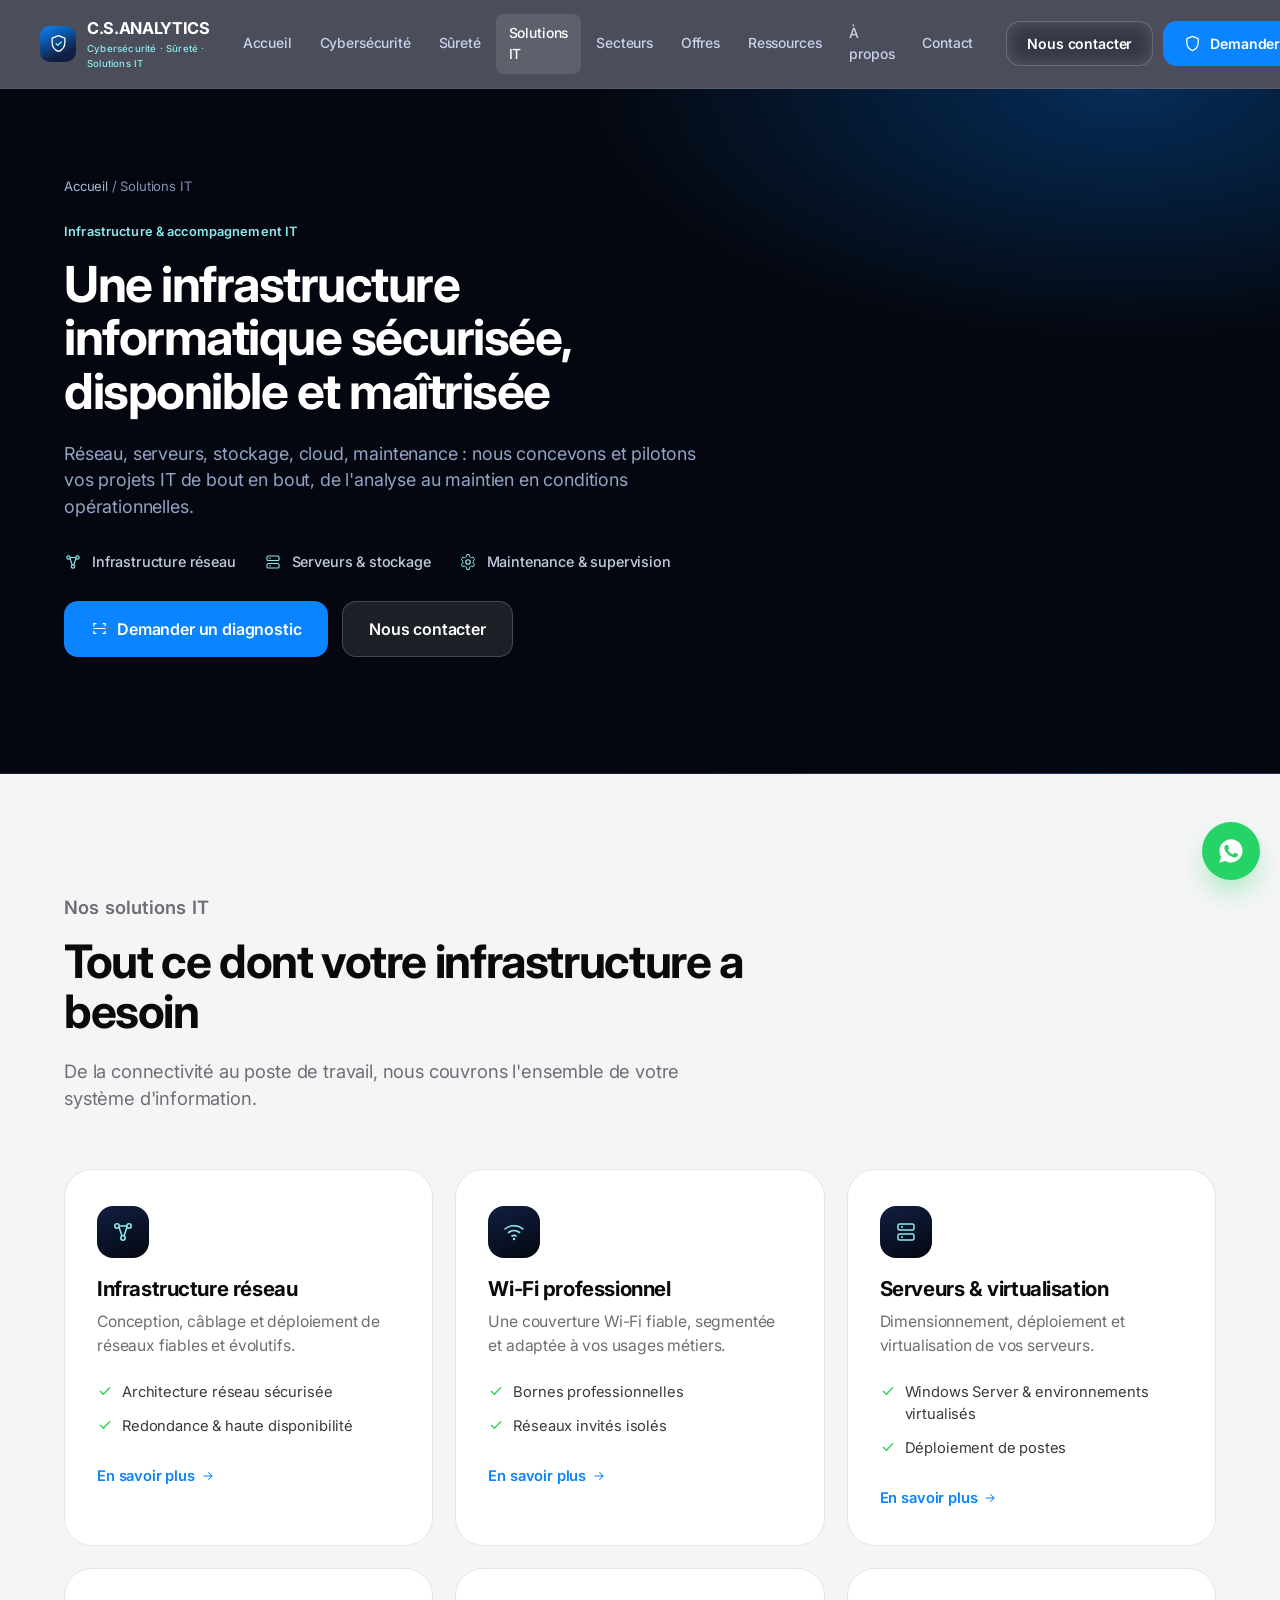
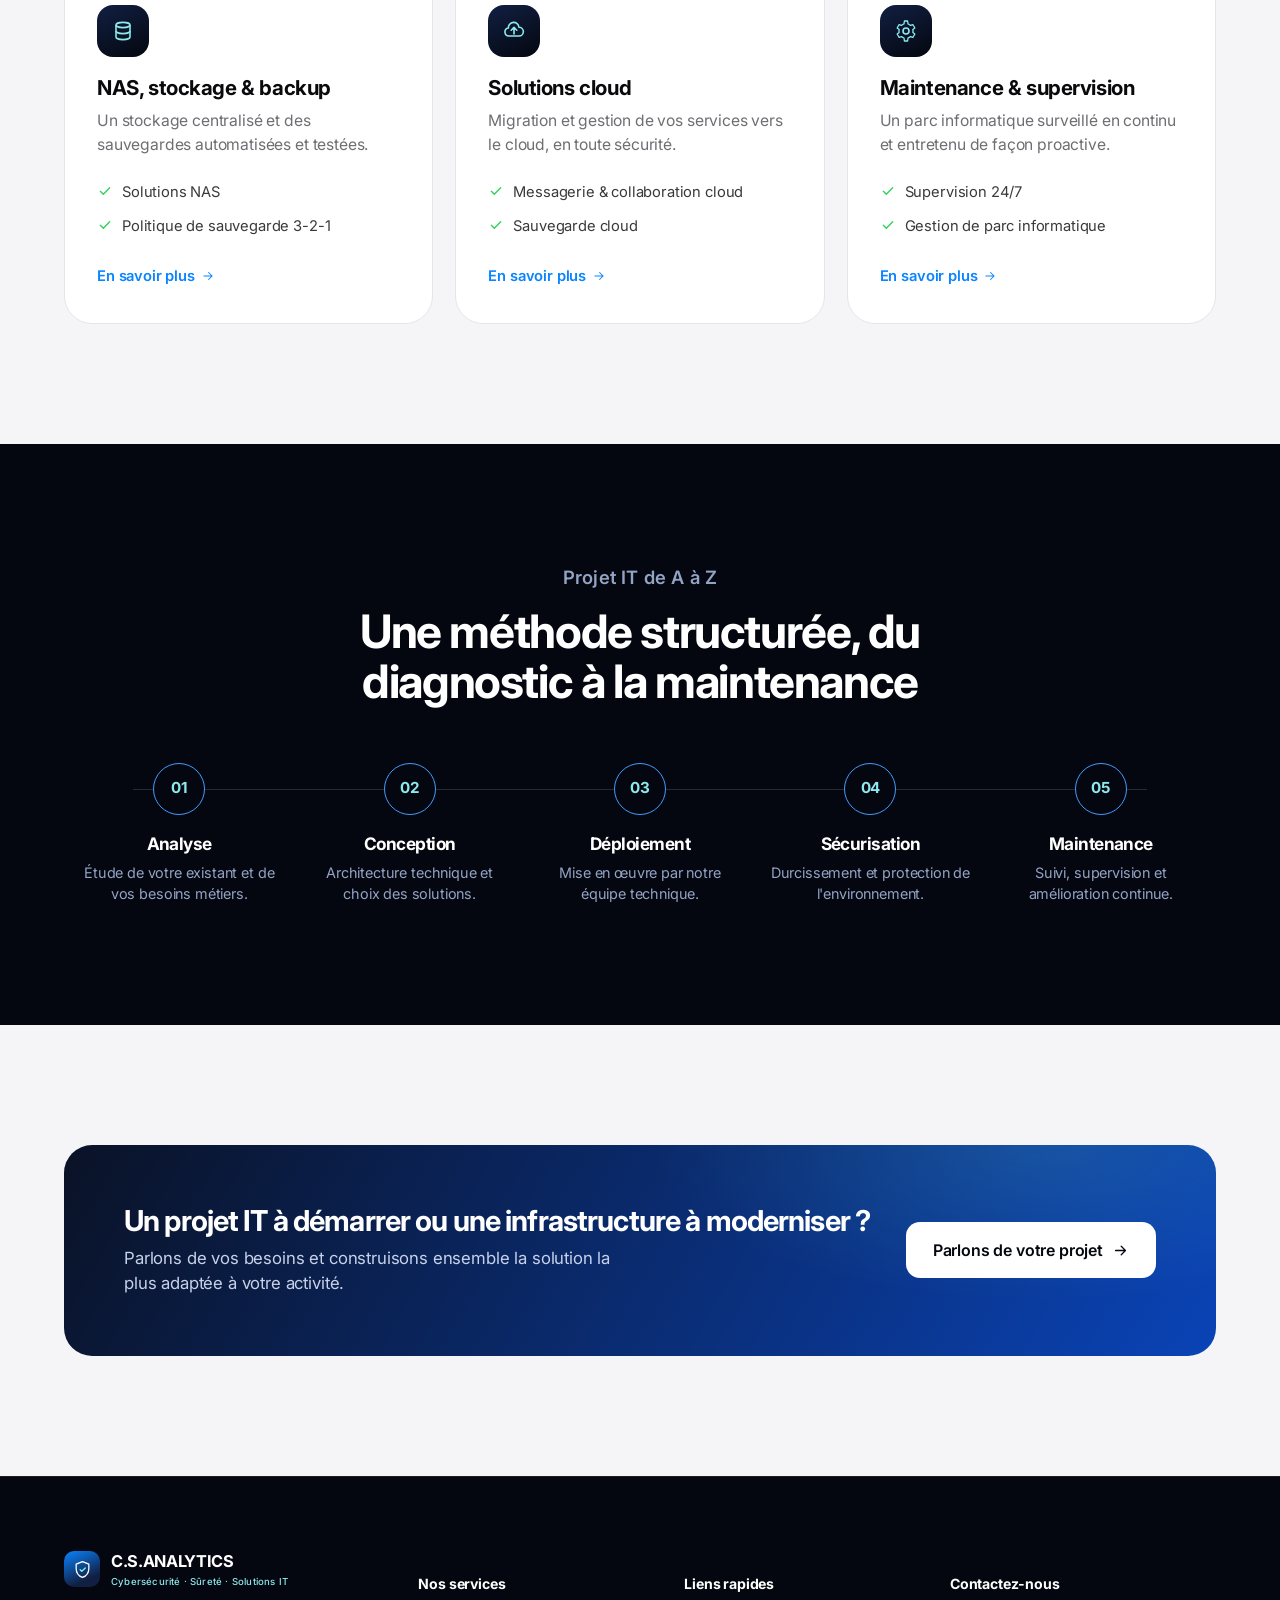
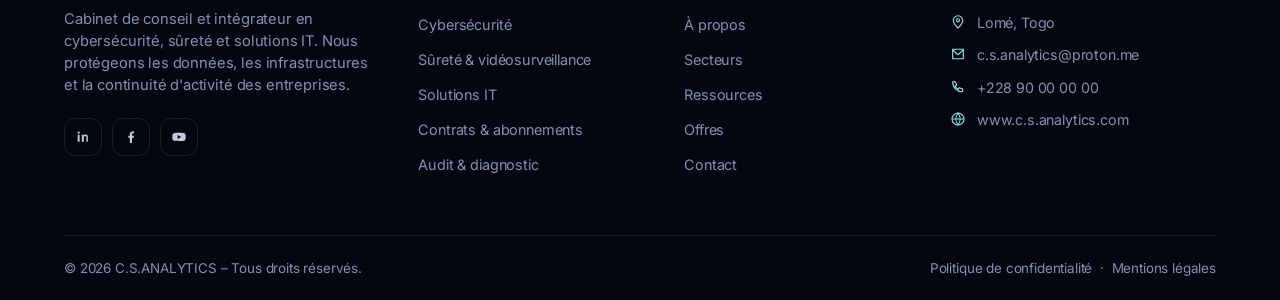
<file: solutions-it.html>
<!DOCTYPE html>
<html lang="fr">
<head>
  <meta charset="UTF-8">
  <meta name="viewport" content="width=device-width, initial-scale=1.0">
  <title>Solutions IT | C.S.ANALYTICS</title>
  <meta name="description" content="Infrastructure réseau, Wi-Fi professionnel, serveurs, stockage, cloud et maintenance : les solutions IT C.S.ANALYTICS pour piloter vos projets de A à Z.">
  <link rel="preconnect" href="https://fonts.googleapis.com">
  <link rel="preconnect" href="https://fonts.gstatic.com" crossorigin>
  <link href="https://fonts.googleapis.com/css2?family=Inter:wght@400;500;600;700;800&display=swap" rel="stylesheet">
  <link rel="stylesheet" href="css/style.css">

</head>
<body>
<!-- ========== MENU (haut de page, identique sur toutes les pages) ========== -->
  <header class="site-header">
    <div class="container nav">
      <a href="index.html" class="brand">
        <span class="brand-mark">
          <svg viewBox="0 0 24 24" fill="none" width="22" height="22"><path d="M12 2l8 3.2v5.4c0 5.1-3.4 9.6-8 11.4-4.6-1.8-8-6.3-8-11.4V5.2L12 2z" stroke="#fff" stroke-width="1.6" stroke-linejoin="round"/><path d="M9 12.2l2.1 2.1L15.5 10" stroke="#7ff2f2" stroke-width="1.7" stroke-linecap="round" stroke-linejoin="round"/></svg>
        </span>
        <span>
          <span class="brand-name">C.S.ANALYTICS</span>
          <span class="brand-tag">Cybersécurité · Sûreté · Solutions IT</span>
        </span>
      </a>
      <nav class="nav-links" id="navLinks" aria-label="Navigation principale">
          <a href="index.html">Accueil</a>
          <a href="cybersecurite.html">Cybersécurité</a>
          <a href="surete.html">Sûreté</a>
          <a href="solutions-it.html" class="active">Solutions IT</a>
          <a href="secteurs.html">Secteurs</a>
          <a href="offres.html">Offres</a>
          <a href="ressources.html">Ressources</a>
          <a href="apropos.html">À propos</a>
          <a href="contact.html">Contact</a>
      </nav>
      <div class="nav-cta">
        <a href="contact.html" class="btn btn-ghost btn-sm">Nous contacter</a>
        <a href="contact.html#diagnostic" class="btn btn-primary btn-sm">
          <svg viewBox="0 0 24 24" fill="none"><path d="M12 2l8 3.2v5.4c0 5.1-3.4 9.6-8 11.4-4.6-1.8-8-6.3-8-11.4V5.2L12 2z" stroke="currentColor" stroke-width="1.8" stroke-linejoin="round"/></svg>
          Demander un diagnostic
        </a>
        <button class="nav-toggle" id="navToggle" aria-label="Ouvrir le menu" aria-expanded="false" aria-controls="navLinks">
          <svg viewBox="0 0 24 24" fill="none"><path d="M4 7h16M4 12h16M4 17h16" stroke="currentColor" stroke-width="1.8" stroke-linecap="round"/></svg>
        </button>
      </div>
    </div>
  </header>

  <!-- ========== SECTION 1 ========== -->
  <section class="page-hero">
    <div class="container">
      <p class="breadcrumb"><a href="index.html">Accueil</a> / Solutions IT</p>
      <p class="eyebrow on-dark">Infrastructure &amp; accompagnement IT</p>
      <h1>Une infrastructure informatique sécurisée, disponible et maîtrisée</h1>
      <p class="lead">Réseau, serveurs, stockage, cloud, maintenance : nous concevons et pilotons vos projets IT de bout en bout, de l'analyse au maintien en conditions opérationnelles.</p>
      <div class="page-hero-feats">
        <div><svg viewBox="0 0 24 24" fill="none"><circle cx="6" cy="6" r="2.2" stroke="currentColor" stroke-width="1.6"/><circle cx="18" cy="6" r="2.2" stroke="currentColor" stroke-width="1.6"/><circle cx="12" cy="18" r="2.2" stroke="currentColor" stroke-width="1.6"/><path d="M8 7l3 9M16 7l-3 9M8.2 6h7.6" stroke="currentColor" stroke-width="1.5"/></svg>Infrastructure réseau</div>
        <div><svg viewBox="0 0 24 24" fill="none"><rect x="4" y="4" width="16" height="6" rx="1.5" stroke="currentColor" stroke-width="1.5"/><rect x="4" y="14" width="16" height="6" rx="1.5" stroke="currentColor" stroke-width="1.5"/><circle cx="8" cy="7" r="1" fill="currentColor"/><circle cx="8" cy="17" r="1" fill="currentColor"/></svg>Serveurs &amp; stockage</div>
        <div><svg viewBox="0 0 24 24" fill="none"><circle cx="12" cy="12" r="3" stroke="currentColor" stroke-width="1.6"/><path d="M19 12a7 7 0 00-.15-1.45l2-1.55-2-3.46-2.35.9a7.1 7.1 0 00-2.5-1.45L13.6 2h-3.2l-.4 2.99a7.1 7.1 0 00-2.5 1.45l-2.35-.9-2 3.46 2 1.55A7 7 0 005 12c0 .5.05.98.15 1.45l-2 1.55 2 3.46 2.35-.9c.73.62 1.58 1.11 2.5 1.45l.4 2.99h3.2l.4-2.99a7.1 7.1 0 002.5-1.45l2.35.9 2-3.46-2-1.55c.1-.47.15-.95.15-1.45z" stroke="currentColor" stroke-width="1.3" stroke-linejoin="round"/></svg>Maintenance &amp; supervision</div>
      </div>
      <div class="hero-actions" style="margin-top:28px;">
        <a href="contact.html#diagnostic" class="btn btn-primary"><svg viewBox="0 0 24 24" fill="none"><path d="M4 8V5h3M20 8V5h-3M4 16v3h3M20 16v3h-3" stroke="currentColor" stroke-width="1.7" stroke-linecap="round"/><path d="M4 12h16" stroke="currentColor" stroke-width="1.5" stroke-linecap="round"/></svg>Demander un diagnostic</a>
        <a href="contact.html" class="btn btn-ghost">Nous contacter</a>
      </div>
    </div>
  </section>

  <!-- ========== SECTION 2 ========== -->
  <section class="section">
    <div class="container">
      <div class="section-head reveal">
        <p class="eyebrow">Nos solutions IT</p>
        <h2>Tout ce dont votre infrastructure a besoin</h2>
        <p>De la connectivité au poste de travail, nous couvrons l'ensemble de votre système d'information.</p>
      </div>
      <div class="grid grid-3">
        <div class="card reveal"><div class="card-icon"><svg viewBox="0 0 24 24" fill="none"><circle cx="6" cy="6" r="2.2" stroke="currentColor" stroke-width="1.6"/><circle cx="18" cy="6" r="2.2" stroke="currentColor" stroke-width="1.6"/><circle cx="12" cy="18" r="2.2" stroke="currentColor" stroke-width="1.6"/><path d="M8 7l3 9M16 7l-3 9M8.2 6h7.6" stroke="currentColor" stroke-width="1.5"/></svg></div><h3>Infrastructure réseau</h3><p>Conception, câblage et déploiement de réseaux fiables et évolutifs.</p><ul><li><svg viewBox="0 0 24 24" fill="none"><path d="M5 12.5l4.5 4.5L19 7" stroke="currentColor" stroke-width="2" stroke-linecap="round" stroke-linejoin="round"/></svg>Architecture réseau sécurisée</li><li><svg viewBox="0 0 24 24" fill="none"><path d="M5 12.5l4.5 4.5L19 7" stroke="currentColor" stroke-width="2" stroke-linecap="round" stroke-linejoin="round"/></svg>Redondance &amp; haute disponibilité</li></ul><a href="contact.html" class="card-link">En savoir plus <svg viewBox="0 0 24 24" fill="none"><path d="M5 12h14M13 6l6 6-6 6" stroke="currentColor" stroke-width="1.8" stroke-linecap="round" stroke-linejoin="round"/></svg></a></div>
        <div class="card reveal"><div class="card-icon"><svg viewBox="0 0 24 24" fill="none"><path d="M3 9a14 14 0 0118 0M6.5 12.5a9 9 0 0111 0M10 16a4 4 0 014 0" stroke="currentColor" stroke-width="1.6" stroke-linecap="round"/><circle cx="12" cy="19" r="1.2" fill="currentColor"/></svg></div><h3>Wi-Fi professionnel</h3><p>Une couverture Wi-Fi fiable, segmentée et adaptée à vos usages métiers.</p><ul><li><svg viewBox="0 0 24 24" fill="none"><path d="M5 12.5l4.5 4.5L19 7" stroke="currentColor" stroke-width="2" stroke-linecap="round" stroke-linejoin="round"/></svg>Bornes professionnelles</li><li><svg viewBox="0 0 24 24" fill="none"><path d="M5 12.5l4.5 4.5L19 7" stroke="currentColor" stroke-width="2" stroke-linecap="round" stroke-linejoin="round"/></svg>Réseaux invités isolés</li></ul><a href="contact.html" class="card-link">En savoir plus <svg viewBox="0 0 24 24" fill="none"><path d="M5 12h14M13 6l6 6-6 6" stroke="currentColor" stroke-width="1.8" stroke-linecap="round" stroke-linejoin="round"/></svg></a></div>
        <div class="card reveal"><div class="card-icon"><svg viewBox="0 0 24 24" fill="none"><rect x="4" y="4" width="16" height="6" rx="1.5" stroke="currentColor" stroke-width="1.5"/><rect x="4" y="14" width="16" height="6" rx="1.5" stroke="currentColor" stroke-width="1.5"/><circle cx="8" cy="7" r="1" fill="currentColor"/><circle cx="8" cy="17" r="1" fill="currentColor"/></svg></div><h3>Serveurs &amp; virtualisation</h3><p>Dimensionnement, déploiement et virtualisation de vos serveurs.</p><ul><li><svg viewBox="0 0 24 24" fill="none"><path d="M5 12.5l4.5 4.5L19 7" stroke="currentColor" stroke-width="2" stroke-linecap="round" stroke-linejoin="round"/></svg>Windows Server &amp; environnements virtualisés</li><li><svg viewBox="0 0 24 24" fill="none"><path d="M5 12.5l4.5 4.5L19 7" stroke="currentColor" stroke-width="2" stroke-linecap="round" stroke-linejoin="round"/></svg>Déploiement de postes</li></ul><a href="contact.html" class="card-link">En savoir plus <svg viewBox="0 0 24 24" fill="none"><path d="M5 12h14M13 6l6 6-6 6" stroke="currentColor" stroke-width="1.8" stroke-linecap="round" stroke-linejoin="round"/></svg></a></div>
        <div class="card reveal"><div class="card-icon"><svg viewBox="0 0 24 24" fill="none"><ellipse cx="12" cy="6" rx="7" ry="2.6" stroke="currentColor" stroke-width="1.6"/><path d="M5 6v6c0 1.4 3.1 2.6 7 2.6s7-1.2 7-2.6V6" stroke="currentColor" stroke-width="1.6"/><path d="M5 12v6c0 1.4 3.1 2.6 7 2.6s7-1.2 7-2.6v-6" stroke="currentColor" stroke-width="1.6"/></svg></div><h3>NAS, stockage &amp; backup</h3><p>Un stockage centralisé et des sauvegardes automatisées et testées.</p><ul><li><svg viewBox="0 0 24 24" fill="none"><path d="M5 12.5l4.5 4.5L19 7" stroke="currentColor" stroke-width="2" stroke-linecap="round" stroke-linejoin="round"/></svg>Solutions NAS</li><li><svg viewBox="0 0 24 24" fill="none"><path d="M5 12.5l4.5 4.5L19 7" stroke="currentColor" stroke-width="2" stroke-linecap="round" stroke-linejoin="round"/></svg>Politique de sauvegarde 3-2-1</li></ul><a href="contact.html" class="card-link">En savoir plus <svg viewBox="0 0 24 24" fill="none"><path d="M5 12h14M13 6l6 6-6 6" stroke="currentColor" stroke-width="1.8" stroke-linecap="round" stroke-linejoin="round"/></svg></a></div>
        <div class="card reveal"><div class="card-icon"><svg viewBox="0 0 24 24" fill="none"><path d="M7 17a4 4 0 01-.6-7.96A5 5 0 0116.9 8.2 4.2 4.2 0 0117 17H7z" stroke="currentColor" stroke-width="1.6" stroke-linejoin="round"/><path d="M12 15v-6M9.2 11.2L12 8.4l2.8 2.8" stroke="currentColor" stroke-width="1.6" stroke-linecap="round" stroke-linejoin="round"/></svg></div><h3>Solutions cloud</h3><p>Migration et gestion de vos services vers le cloud, en toute sécurité.</p><ul><li><svg viewBox="0 0 24 24" fill="none"><path d="M5 12.5l4.5 4.5L19 7" stroke="currentColor" stroke-width="2" stroke-linecap="round" stroke-linejoin="round"/></svg>Messagerie &amp; collaboration cloud</li><li><svg viewBox="0 0 24 24" fill="none"><path d="M5 12.5l4.5 4.5L19 7" stroke="currentColor" stroke-width="2" stroke-linecap="round" stroke-linejoin="round"/></svg>Sauvegarde cloud</li></ul><a href="contact.html" class="card-link">En savoir plus <svg viewBox="0 0 24 24" fill="none"><path d="M5 12h14M13 6l6 6-6 6" stroke="currentColor" stroke-width="1.8" stroke-linecap="round" stroke-linejoin="round"/></svg></a></div>
        <div class="card reveal"><div class="card-icon"><svg viewBox="0 0 24 24" fill="none"><circle cx="12" cy="12" r="3" stroke="currentColor" stroke-width="1.6"/><path d="M19 12a7 7 0 00-.15-1.45l2-1.55-2-3.46-2.35.9a7.1 7.1 0 00-2.5-1.45L13.6 2h-3.2l-.4 2.99a7.1 7.1 0 00-2.5 1.45l-2.35-.9-2 3.46 2 1.55A7 7 0 005 12c0 .5.05.98.15 1.45l-2 1.55 2 3.46 2.35-.9c.73.62 1.58 1.11 2.5 1.45l.4 2.99h3.2l.4-2.99a7.1 7.1 0 002.5-1.45l2.35.9 2-3.46-2-1.55c.1-.47.15-.95.15-1.45z" stroke="currentColor" stroke-width="1.3" stroke-linejoin="round"/></svg></div><h3>Maintenance &amp; supervision</h3><p>Un parc informatique surveillé en continu et entretenu de façon proactive.</p><ul><li><svg viewBox="0 0 24 24" fill="none"><path d="M5 12.5l4.5 4.5L19 7" stroke="currentColor" stroke-width="2" stroke-linecap="round" stroke-linejoin="round"/></svg>Supervision 24/7</li><li><svg viewBox="0 0 24 24" fill="none"><path d="M5 12.5l4.5 4.5L19 7" stroke="currentColor" stroke-width="2" stroke-linecap="round" stroke-linejoin="round"/></svg>Gestion de parc informatique</li></ul><a href="contact.html" class="card-link">En savoir plus <svg viewBox="0 0 24 24" fill="none"><path d="M5 12h14M13 6l6 6-6 6" stroke="currentColor" stroke-width="1.8" stroke-linecap="round" stroke-linejoin="round"/></svg></a></div>
      </div>
    </div>
  </section>

  <!-- ========== SECTION 3 ========== -->
  <section class="section section--dark">
    <div class="container">
      <div class="section-head text-center reveal">
        <p class="eyebrow on-dark" style="justify-content:center;">Projet IT de A à Z</p>
        <h2>Une méthode structurée, du diagnostic à la maintenance</h2>
      </div>
      <div class="process reveal">
        <div class="process-step"><div class="num">01</div><h4>Analyse</h4><p>Étude de votre existant et de vos besoins métiers.</p></div>
        <div class="process-step"><div class="num">02</div><h4>Conception</h4><p>Architecture technique et choix des solutions.</p></div>
        <div class="process-step"><div class="num">03</div><h4>Déploiement</h4><p>Mise en œuvre par notre équipe technique.</p></div>
        <div class="process-step"><div class="num">04</div><h4>Sécurisation</h4><p>Durcissement et protection de l'environnement.</p></div>
        <div class="process-step"><div class="num">05</div><h4>Maintenance</h4><p>Suivi, supervision et amélioration continue.</p></div>
      </div>
    </div>
  </section>

  <!-- ========== SECTION 4 ========== -->
  <section class="section">
    <div class="container">
      <div class="cta-banner reveal">
        <div>
          <h3>Un projet IT à démarrer ou une infrastructure à moderniser ?</h3>
          <p>Parlons de vos besoins et construisons ensemble la solution la plus adaptée à votre activité.</p>
        </div>
        <a href="contact.html" class="btn btn-primary">Parlons de votre projet <svg viewBox="0 0 24 24" fill="none"><path d="M5 12h14M13 6l6 6-6 6" stroke="currentColor" stroke-width="1.8" stroke-linecap="round" stroke-linejoin="round"/></svg></a>
      </div>
    </div>
  </section>

  <!-- ========== PIED DE PAGE (identique sur toutes les pages) ========== -->
  <footer class="site-footer">
    <div class="container">
      <div class="footer-grid">
        <div class="footer-brand">
          <a href="index.html" class="brand">
            <span class="brand-mark">
              <svg viewBox="0 0 24 24" fill="none" width="22" height="22"><path d="M12 2l8 3.2v5.4c0 5.1-3.4 9.6-8 11.4-4.6-1.8-8-6.3-8-11.4V5.2L12 2z" stroke="#fff" stroke-width="1.6" stroke-linejoin="round"/><path d="M9 12.2l2.1 2.1L15.5 10" stroke="#7ff2f2" stroke-width="1.7" stroke-linecap="round" stroke-linejoin="round"/></svg>
            </span>
            <span>
              <span class="brand-name" style="color:#fff;">C.S.ANALYTICS</span>
              <span class="brand-tag">Cybersécurité · Sûreté · Solutions IT</span>
            </span>
          </a>
          <p>Cabinet de conseil et intégrateur en cybersécurité, sûreté et solutions IT. Nous protégeons les données, les infrastructures et la continuité d'activité des entreprises.</p>
          <div class="footer-social">
            <a href="#" aria-label="LinkedIn"><svg viewBox="0 0 24 24" fill="none"><path d="M6.94 8.5H4.06V19h2.88V8.5zM5.5 7.25a1.67 1.67 0 100-3.34 1.67 1.67 0 000 3.34zM19.94 19h-2.87v-5.4c0-1.29-.02-2.94-1.8-2.94-1.8 0-2.08 1.4-2.08 2.85V19H10.3V8.5h2.76v1.43h.04c.38-.73 1.32-1.5 2.72-1.5 2.9 0 3.44 1.92 3.44 4.4V19z" fill="#c2ccdf"/></svg></a>
            <a href="#" aria-label="Facebook"><svg viewBox="0 0 24 24" fill="none"><path d="M13.5 21v-7.9h2.65l.4-3.08h-3.05V8.05c0-.89.25-1.5 1.52-1.5h1.63V3.84A21.7 21.7 0 0014.1 3.7c-2.28 0-3.84 1.39-3.84 3.95v2.37H8v3.08h2.26V21h3.24z" fill="#c2ccdf"/></svg></a>
            <a href="#" aria-label="YouTube"><svg viewBox="0 0 24 24" fill="none"><path d="M21.6 8.1a2.7 2.7 0 00-1.9-1.9C18 5.7 12 5.7 12 5.7s-6 0-7.7.5a2.7 2.7 0 00-1.9 1.9A28 28 0 002 12a28 28 0 00.4 3.9 2.7 2.7 0 001.9 1.9c1.7.5 7.7.5 7.7.5s6 0 7.7-.5a2.7 2.7 0 001.9-1.9A28 28 0 0022 12a28 28 0 00-.4-3.9zM10 15V9l5.2 3-5.2 3z" fill="#c2ccdf"/></svg></a>
          </div>
        </div>
        <div class="footer-col">
          <h5>Nos services</h5>
          <ul>
            <li><a href="cybersecurite.html">Cybersécurité</a></li>
            <li><a href="surete.html">Sûreté &amp; vidéosurveillance</a></li>
            <li><a href="solutions-it.html">Solutions IT</a></li>
            <li><a href="offres.html">Contrats &amp; abonnements</a></li>
            <li><a href="contact.html#diagnostic">Audit &amp; diagnostic</a></li>
          </ul>
        </div>
        <div class="footer-col">
          <h5>Liens rapides</h5>
          <ul>
            <li><a href="apropos.html">À propos</a></li>
            <li><a href="secteurs.html">Secteurs</a></li>
            <li><a href="ressources.html">Ressources</a></li>
            <li><a href="offres.html">Offres</a></li>
            <li><a href="contact.html">Contact</a></li>
          </ul>
        </div>
        <div class="footer-col">
          <h5>Contactez-nous</h5>
          <ul class="footer-contact">
            <li><svg viewBox="0 0 24 24" fill="none"><path d="M12 21s7-6.1 7-11.5A7 7 0 105 9.5C5 14.9 12 21 12 21z" stroke="currentColor" stroke-width="1.6"/><circle cx="12" cy="9.5" r="2.3" stroke="currentColor" stroke-width="1.6"/></svg><span>Lomé, Togo</span></li>
            <li><svg viewBox="0 0 24 24" fill="none"><path d="M4 5h16v14H4z" stroke="currentColor" stroke-width="1.6"/><path d="M4 6l8 7 8-7" stroke="currentColor" stroke-width="1.6"/></svg><span>c.s.analytics@proton.me</span></li>
            <li><svg viewBox="0 0 24 24" fill="none"><path d="M4 4h4l2 5-2.5 1.5a11 11 0 005 5L14 13l5 2v4c-8 1-15-6-15-15z" stroke="currentColor" stroke-width="1.6" stroke-linejoin="round"/></svg><span>+228 90 00 00 00</span></li>
            <li><svg viewBox="0 0 24 24" fill="none"><circle cx="12" cy="12" r="9" stroke="currentColor" stroke-width="1.6"/><path d="M3 12h18M12 3a15 15 0 010 18 15 15 0 010-18z" stroke="currentColor" stroke-width="1.6"/></svg><span>www.c.s.analytics.com</span></li>
          </ul>
        </div>
      </div>
      <div class="footer-bottom">
        <span>© <span data-year></span> C.S.ANALYTICS – Tous droits réservés.</span>
        <span><a href="#">Politique de confidentialité</a> &nbsp;·&nbsp; <a href="#">Mentions légales</a></span>
      </div>
    </div>
  </footer>

  
  <!-- ========== BOUTON WHATSAPP FLOTTANT ========== -->
  <a href="https://wa.me/22890971003" class="wa-float" aria-label="Nous écrire sur WhatsApp" target="_blank" rel="noopener">
    <svg viewBox="0 0 24 24" fill="currentColor"><path d="M12.04 2C6.58 2 2.13 6.45 2.13 11.91c0 1.87.5 3.62 1.44 5.12L2 22l5.13-1.53a9.87 9.87 0 004.9 1.3h.01c5.46 0 9.9-4.45 9.9-9.91S17.5 2 12.04 2zm5.8 14.06c-.24.68-1.4 1.3-1.94 1.38-.5.08-1.12.11-1.8-.11-.42-.13-.96-.31-1.65-.6-2.9-1.25-4.8-4.17-4.94-4.36-.14-.19-1.18-1.57-1.18-3 0-1.42.75-2.12 1.02-2.41.26-.29.58-.36.77-.36.2 0 .39 0 .56.01.18.01.42-.07.66.5.24.6.83 2.05.9 2.2.08.15.13.32.02.51-.1.19-.15.31-.3.48-.14.17-.3.37-.43.5-.14.14-.29.29-.13.57.17.29.75 1.24 1.62 2 1.11.99 2.05 1.3 2.34 1.44.29.14.46.12.63-.07.17-.19.72-.84.91-1.13.19-.29.38-.24.63-.14.26.1 1.65.78 1.93.92.29.14.48.21.55.33.07.12.07.68-.17 1.36z"/></svg>
  </a>
  <script src="js/main.js"></script>
</body>
</html>
</file>
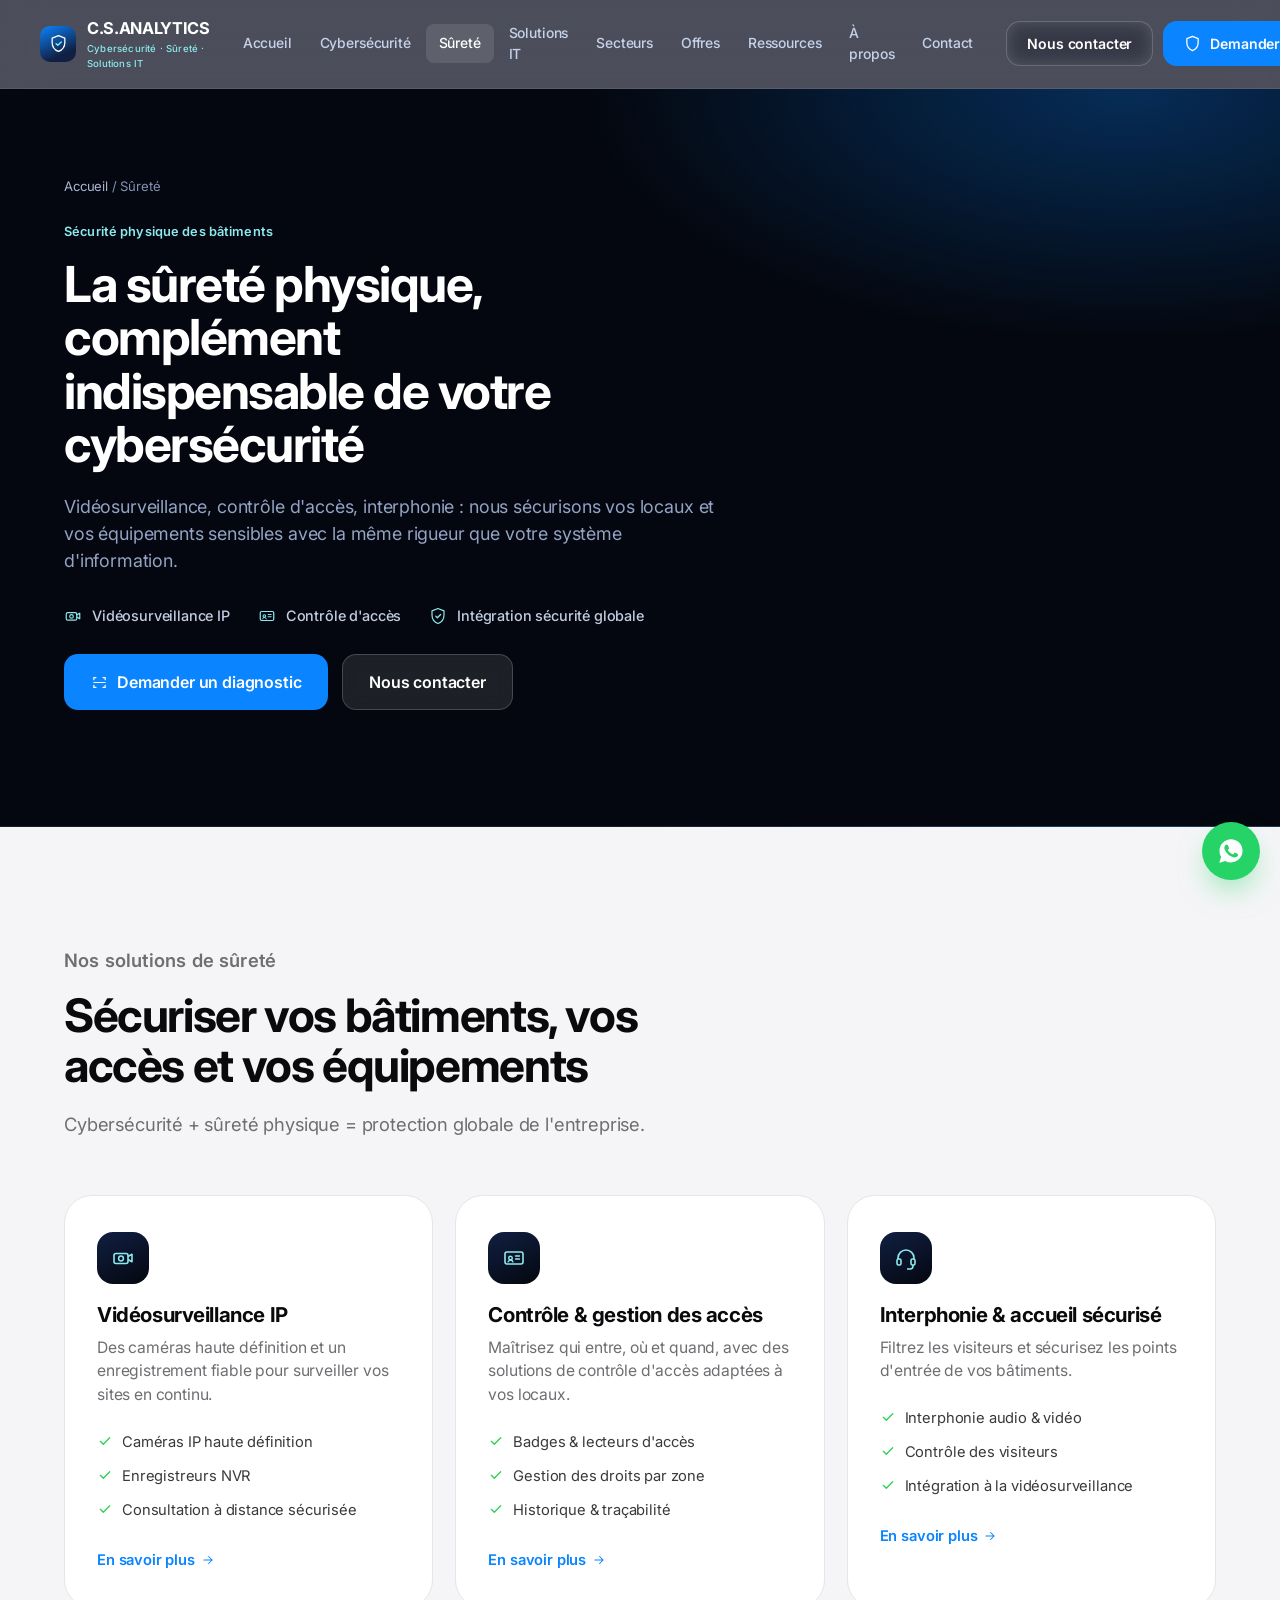
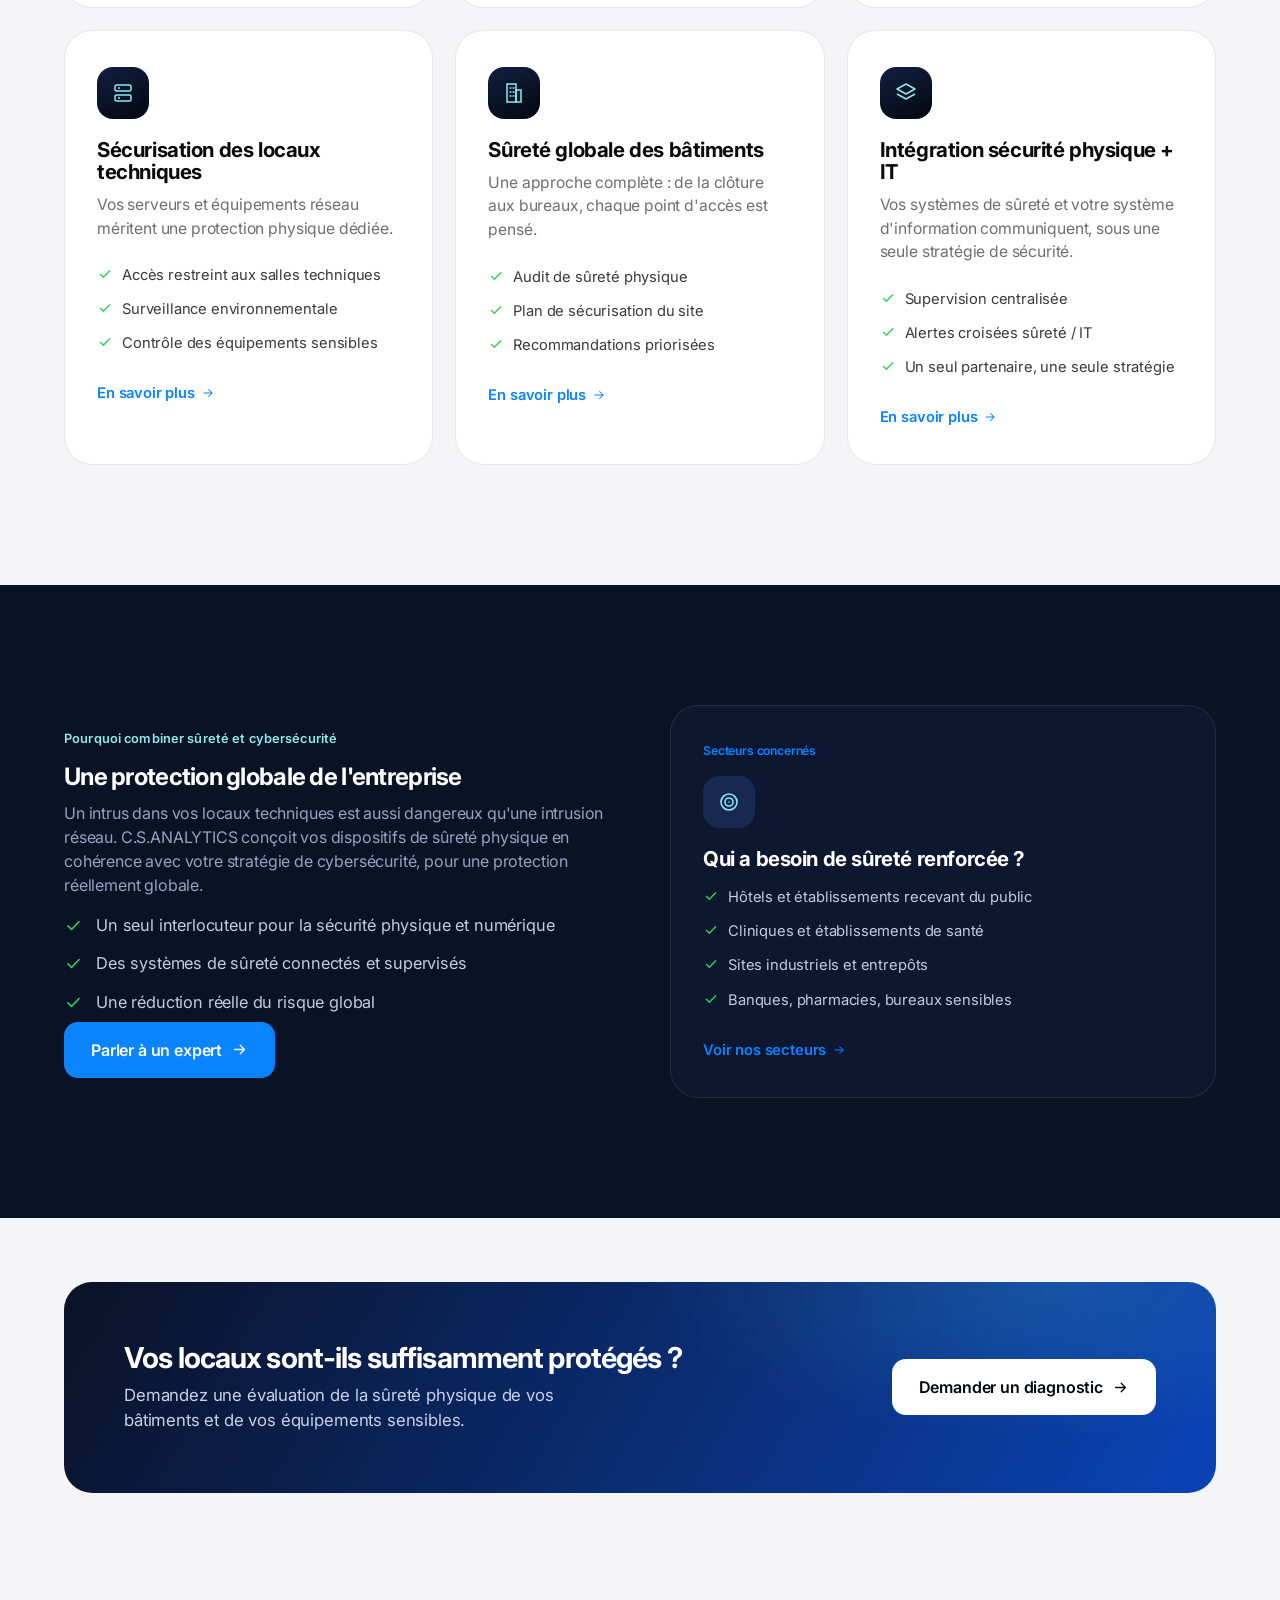
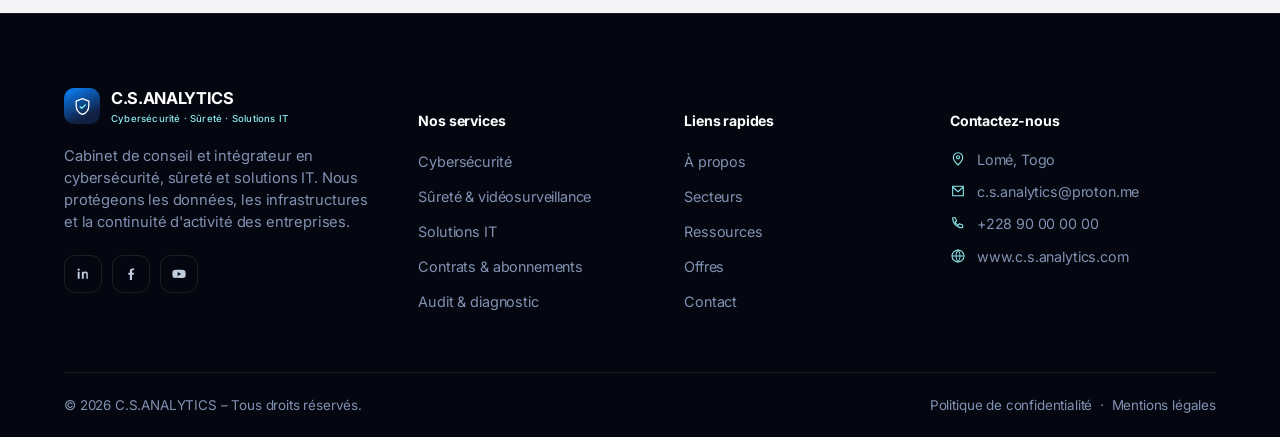
<file: surete.html>
<!DOCTYPE html>
<html lang="fr">
<head>
  <meta charset="UTF-8">
  <meta name="viewport" content="width=device-width, initial-scale=1.0">
  <title>Sûreté | C.S.ANALYTICS</title>
  <meta name="description" content="Vidéosurveillance IP, contrôle d'accès, interphonie et sécurisation des bâtiments : les solutions de sûreté physique C.S.ANALYTICS.">
  <link rel="preconnect" href="https://fonts.googleapis.com">
  <link rel="preconnect" href="https://fonts.gstatic.com" crossorigin>
  <link href="https://fonts.googleapis.com/css2?family=Inter:wght@400;500;600;700;800&display=swap" rel="stylesheet">
  <link rel="stylesheet" href="css/style.css">

</head>
<body>
<!-- ========== MENU (haut de page, identique sur toutes les pages) ========== -->
  <header class="site-header">
    <div class="container nav">
      <a href="index.html" class="brand">
        <span class="brand-mark">
          <svg viewBox="0 0 24 24" fill="none" width="22" height="22"><path d="M12 2l8 3.2v5.4c0 5.1-3.4 9.6-8 11.4-4.6-1.8-8-6.3-8-11.4V5.2L12 2z" stroke="#fff" stroke-width="1.6" stroke-linejoin="round"/><path d="M9 12.2l2.1 2.1L15.5 10" stroke="#7ff2f2" stroke-width="1.7" stroke-linecap="round" stroke-linejoin="round"/></svg>
        </span>
        <span>
          <span class="brand-name">C.S.ANALYTICS</span>
          <span class="brand-tag">Cybersécurité · Sûreté · Solutions IT</span>
        </span>
      </a>
      <nav class="nav-links" id="navLinks" aria-label="Navigation principale">
          <a href="index.html">Accueil</a>
          <a href="cybersecurite.html">Cybersécurité</a>
          <a href="surete.html" class="active">Sûreté</a>
          <a href="solutions-it.html">Solutions IT</a>
          <a href="secteurs.html">Secteurs</a>
          <a href="offres.html">Offres</a>
          <a href="ressources.html">Ressources</a>
          <a href="apropos.html">À propos</a>
          <a href="contact.html">Contact</a>
      </nav>
      <div class="nav-cta">
        <a href="contact.html" class="btn btn-ghost btn-sm">Nous contacter</a>
        <a href="contact.html#diagnostic" class="btn btn-primary btn-sm">
          <svg viewBox="0 0 24 24" fill="none"><path d="M12 2l8 3.2v5.4c0 5.1-3.4 9.6-8 11.4-4.6-1.8-8-6.3-8-11.4V5.2L12 2z" stroke="currentColor" stroke-width="1.8" stroke-linejoin="round"/></svg>
          Demander un diagnostic
        </a>
        <button class="nav-toggle" id="navToggle" aria-label="Ouvrir le menu" aria-expanded="false" aria-controls="navLinks">
          <svg viewBox="0 0 24 24" fill="none"><path d="M4 7h16M4 12h16M4 17h16" stroke="currentColor" stroke-width="1.8" stroke-linecap="round"/></svg>
        </button>
      </div>
    </div>
  </header>

  <!-- ========== SECTION 1 ========== -->
  <section class="page-hero">
    <div class="container">
      <p class="breadcrumb"><a href="index.html">Accueil</a> / Sûreté</p>
      <p class="eyebrow on-dark">Sécurité physique des bâtiments</p>
      <h1>La sûreté physique, complément indispensable de votre cybersécurité</h1>
      <p class="lead">Vidéosurveillance, contrôle d'accès, interphonie : nous sécurisons vos locaux et vos équipements sensibles avec la même rigueur que votre système d'information.</p>
      <div class="page-hero-feats">
        <div><svg viewBox="0 0 24 24" fill="none"><rect x="3" y="7.5" width="14" height="10" rx="2" stroke="currentColor" stroke-width="1.6"/><path d="M17 10.5l4-2.2v7.4l-4-2.2" stroke="currentColor" stroke-width="1.6" stroke-linejoin="round"/><circle cx="10" cy="12.5" r="2.4" stroke="currentColor" stroke-width="1.5"/></svg>Vidéosurveillance IP</div>
        <div><svg viewBox="0 0 24 24" fill="none"><rect x="3" y="6" width="18" height="12" rx="2" stroke="currentColor" stroke-width="1.6"/><circle cx="8.5" cy="12" r="1.8" stroke="currentColor" stroke-width="1.4"/><path d="M6 16c.5-1.4 1.6-2 2.5-2s2 .6 2.5 2M13.5 10h4M13.5 13h4" stroke="currentColor" stroke-width="1.3" stroke-linecap="round"/></svg>Contrôle d'accès</div>
        <div><svg viewBox="0 0 24 24" fill="none"><path d="M12 2l8 3.2v5.4c0 5.1-3.4 9.6-8 11.4-4.6-1.8-8-6.3-8-11.4V5.2L12 2z" stroke="currentColor" stroke-width="1.6" stroke-linejoin="round"/><path d="M9 12.2l2.1 2.1L15.5 10" stroke="currentColor" stroke-width="1.7" stroke-linecap="round" stroke-linejoin="round"/></svg>Intégration sécurité globale</div>
      </div>
      <div class="hero-actions" style="margin-top:28px;">
        <a href="contact.html#diagnostic" class="btn btn-primary"><svg viewBox="0 0 24 24" fill="none"><path d="M4 8V5h3M20 8V5h-3M4 16v3h3M20 16v3h-3" stroke="currentColor" stroke-width="1.7" stroke-linecap="round"/><path d="M4 12h16" stroke="currentColor" stroke-width="1.5" stroke-linecap="round"/></svg>Demander un diagnostic</a>
        <a href="contact.html" class="btn btn-ghost">Nous contacter</a>
      </div>
    </div>
  </section>

  <!-- ========== SECTION 2 ========== -->
  <section class="section">
    <div class="container">
      <div class="section-head reveal">
        <p class="eyebrow">Nos solutions de sûreté</p>
        <h2>Sécuriser vos bâtiments, vos accès et vos équipements</h2>
        <p>Cybersécurité + sûreté physique = protection globale de l'entreprise.</p>
      </div>
      <div class="grid grid-3">
        <div class="card reveal">
          <div class="card-icon"><svg viewBox="0 0 24 24" fill="none"><rect x="3" y="7.5" width="14" height="10" rx="2" stroke="currentColor" stroke-width="1.6"/><path d="M17 10.5l4-2.2v7.4l-4-2.2" stroke="currentColor" stroke-width="1.6" stroke-linejoin="round"/><circle cx="10" cy="12.5" r="2.4" stroke="currentColor" stroke-width="1.5"/></svg></div>
          <h3>Vidéosurveillance IP</h3>
          <p>Des caméras haute définition et un enregistrement fiable pour surveiller vos sites en continu.</p>
          <ul>
            <li><svg viewBox="0 0 24 24" fill="none"><path d="M5 12.5l4.5 4.5L19 7" stroke="currentColor" stroke-width="2" stroke-linecap="round" stroke-linejoin="round"/></svg>Caméras IP haute définition</li>
            <li><svg viewBox="0 0 24 24" fill="none"><path d="M5 12.5l4.5 4.5L19 7" stroke="currentColor" stroke-width="2" stroke-linecap="round" stroke-linejoin="round"/></svg>Enregistreurs NVR</li>
            <li><svg viewBox="0 0 24 24" fill="none"><path d="M5 12.5l4.5 4.5L19 7" stroke="currentColor" stroke-width="2" stroke-linecap="round" stroke-linejoin="round"/></svg>Consultation à distance sécurisée</li>
          </ul>
          <a href="contact.html" class="card-link">En savoir plus <svg viewBox="0 0 24 24" fill="none"><path d="M5 12h14M13 6l6 6-6 6" stroke="currentColor" stroke-width="1.8" stroke-linecap="round" stroke-linejoin="round"/></svg></a>
        </div>
        <div class="card reveal">
          <div class="card-icon"><svg viewBox="0 0 24 24" fill="none"><rect x="3" y="6" width="18" height="12" rx="2" stroke="currentColor" stroke-width="1.6"/><circle cx="8.5" cy="12" r="1.8" stroke="currentColor" stroke-width="1.4"/><path d="M6 16c.5-1.4 1.6-2 2.5-2s2 .6 2.5 2M13.5 10h4M13.5 13h4" stroke="currentColor" stroke-width="1.3" stroke-linecap="round"/></svg></div>
          <h3>Contrôle &amp; gestion des accès</h3>
          <p>Maîtrisez qui entre, où et quand, avec des solutions de contrôle d'accès adaptées à vos locaux.</p>
          <ul>
            <li><svg viewBox="0 0 24 24" fill="none"><path d="M5 12.5l4.5 4.5L19 7" stroke="currentColor" stroke-width="2" stroke-linecap="round" stroke-linejoin="round"/></svg>Badges &amp; lecteurs d'accès</li>
            <li><svg viewBox="0 0 24 24" fill="none"><path d="M5 12.5l4.5 4.5L19 7" stroke="currentColor" stroke-width="2" stroke-linecap="round" stroke-linejoin="round"/></svg>Gestion des droits par zone</li>
            <li><svg viewBox="0 0 24 24" fill="none"><path d="M5 12.5l4.5 4.5L19 7" stroke="currentColor" stroke-width="2" stroke-linecap="round" stroke-linejoin="round"/></svg>Historique &amp; traçabilité</li>
          </ul>
          <a href="contact.html" class="card-link">En savoir plus <svg viewBox="0 0 24 24" fill="none"><path d="M5 12h14M13 6l6 6-6 6" stroke="currentColor" stroke-width="1.8" stroke-linecap="round" stroke-linejoin="round"/></svg></a>
        </div>
        <div class="card reveal">
          <div class="card-icon"><svg viewBox="0 0 24 24" fill="none"><path d="M4 13v-1a8 8 0 0116 0v1" stroke="currentColor" stroke-width="1.6"/><rect x="3" y="13" width="4" height="6" rx="1.5" stroke="currentColor" stroke-width="1.6"/><rect x="17" y="13" width="4" height="6" rx="1.5" stroke="currentColor" stroke-width="1.6"/><path d="M19 19v1a3 3 0 01-3 3h-3" stroke="currentColor" stroke-width="1.6"/></svg></div>
          <h3>Interphonie &amp; accueil sécurisé</h3>
          <p>Filtrez les visiteurs et sécurisez les points d'entrée de vos bâtiments.</p>
          <ul>
            <li><svg viewBox="0 0 24 24" fill="none"><path d="M5 12.5l4.5 4.5L19 7" stroke="currentColor" stroke-width="2" stroke-linecap="round" stroke-linejoin="round"/></svg>Interphonie audio &amp; vidéo</li>
            <li><svg viewBox="0 0 24 24" fill="none"><path d="M5 12.5l4.5 4.5L19 7" stroke="currentColor" stroke-width="2" stroke-linecap="round" stroke-linejoin="round"/></svg>Contrôle des visiteurs</li>
            <li><svg viewBox="0 0 24 24" fill="none"><path d="M5 12.5l4.5 4.5L19 7" stroke="currentColor" stroke-width="2" stroke-linecap="round" stroke-linejoin="round"/></svg>Intégration à la vidéosurveillance</li>
          </ul>
          <a href="contact.html" class="card-link">En savoir plus <svg viewBox="0 0 24 24" fill="none"><path d="M5 12h14M13 6l6 6-6 6" stroke="currentColor" stroke-width="1.8" stroke-linecap="round" stroke-linejoin="round"/></svg></a>
        </div>
        <div class="card reveal">
          <div class="card-icon"><svg viewBox="0 0 24 24" fill="none"><rect x="4" y="4" width="16" height="6" rx="1.5" stroke="currentColor" stroke-width="1.5"/><rect x="4" y="14" width="16" height="6" rx="1.5" stroke="currentColor" stroke-width="1.5"/><circle cx="8" cy="7" r="1" fill="currentColor"/><circle cx="8" cy="17" r="1" fill="currentColor"/></svg></div>
          <h3>Sécurisation des locaux techniques</h3>
          <p>Vos serveurs et équipements réseau méritent une protection physique dédiée.</p>
          <ul>
            <li><svg viewBox="0 0 24 24" fill="none"><path d="M5 12.5l4.5 4.5L19 7" stroke="currentColor" stroke-width="2" stroke-linecap="round" stroke-linejoin="round"/></svg>Accès restreint aux salles techniques</li>
            <li><svg viewBox="0 0 24 24" fill="none"><path d="M5 12.5l4.5 4.5L19 7" stroke="currentColor" stroke-width="2" stroke-linecap="round" stroke-linejoin="round"/></svg>Surveillance environnementale</li>
            <li><svg viewBox="0 0 24 24" fill="none"><path d="M5 12.5l4.5 4.5L19 7" stroke="currentColor" stroke-width="2" stroke-linecap="round" stroke-linejoin="round"/></svg>Contrôle des équipements sensibles</li>
          </ul>
          <a href="contact.html" class="card-link">En savoir plus <svg viewBox="0 0 24 24" fill="none"><path d="M5 12h14M13 6l6 6-6 6" stroke="currentColor" stroke-width="1.8" stroke-linecap="round" stroke-linejoin="round"/></svg></a>
        </div>
        <div class="card reveal">
          <div class="card-icon"><svg viewBox="0 0 24 24" fill="none"><rect x="5" y="3" width="9" height="18" stroke="currentColor" stroke-width="1.5"/><rect x="14" y="9" width="5" height="12" stroke="currentColor" stroke-width="1.5"/><path d="M8 7h1M11 7h1M8 11h1M11 11h1M8 15h1M11 15h1" stroke="currentColor" stroke-width="1.3" stroke-linecap="round"/></svg></div>
          <h3>Sûreté globale des bâtiments</h3>
          <p>Une approche complète : de la clôture aux bureaux, chaque point d'accès est pensé.</p>
          <ul>
            <li><svg viewBox="0 0 24 24" fill="none"><path d="M5 12.5l4.5 4.5L19 7" stroke="currentColor" stroke-width="2" stroke-linecap="round" stroke-linejoin="round"/></svg>Audit de sûreté physique</li>
            <li><svg viewBox="0 0 24 24" fill="none"><path d="M5 12.5l4.5 4.5L19 7" stroke="currentColor" stroke-width="2" stroke-linecap="round" stroke-linejoin="round"/></svg>Plan de sécurisation du site</li>
            <li><svg viewBox="0 0 24 24" fill="none"><path d="M5 12.5l4.5 4.5L19 7" stroke="currentColor" stroke-width="2" stroke-linecap="round" stroke-linejoin="round"/></svg>Recommandations priorisées</li>
          </ul>
          <a href="contact.html" class="card-link">En savoir plus <svg viewBox="0 0 24 24" fill="none"><path d="M5 12h14M13 6l6 6-6 6" stroke="currentColor" stroke-width="1.8" stroke-linecap="round" stroke-linejoin="round"/></svg></a>
        </div>
        <div class="card reveal">
          <div class="card-icon"><svg viewBox="0 0 24 24" fill="none"><path d="M12 3l9 5-9 5-9-5 9-5z" stroke="currentColor" stroke-width="1.5" stroke-linejoin="round"/><path d="M3 13l9 5 9-5" stroke="currentColor" stroke-width="1.5" stroke-linejoin="round"/></svg></div>
          <h3>Intégration sécurité physique + IT</h3>
          <p>Vos systèmes de sûreté et votre système d'information communiquent, sous une seule stratégie de sécurité.</p>
          <ul>
            <li><svg viewBox="0 0 24 24" fill="none"><path d="M5 12.5l4.5 4.5L19 7" stroke="currentColor" stroke-width="2" stroke-linecap="round" stroke-linejoin="round"/></svg>Supervision centralisée</li>
            <li><svg viewBox="0 0 24 24" fill="none"><path d="M5 12.5l4.5 4.5L19 7" stroke="currentColor" stroke-width="2" stroke-linecap="round" stroke-linejoin="round"/></svg>Alertes croisées sûreté / IT</li>
            <li><svg viewBox="0 0 24 24" fill="none"><path d="M5 12.5l4.5 4.5L19 7" stroke="currentColor" stroke-width="2" stroke-linecap="round" stroke-linejoin="round"/></svg>Un seul partenaire, une seule stratégie</li>
          </ul>
          <a href="contact.html" class="card-link">En savoir plus <svg viewBox="0 0 24 24" fill="none"><path d="M5 12h14M13 6l6 6-6 6" stroke="currentColor" stroke-width="1.8" stroke-linecap="round" stroke-linejoin="round"/></svg></a>
        </div>
      </div>
    </div>
  </section>

  <!-- ========== SECTION 3 ========== -->
  <section class="section--navy section">
    <div class="container two-col">
      <div class="reveal">
        <p class="eyebrow on-dark">Pourquoi combiner sûreté et cybersécurité</p>
        <h2>Une protection globale de l'entreprise</h2>
        <p style="color:#93a3c4;">Un intrus dans vos locaux techniques est aussi dangereux qu'une intrusion réseau. C.S.ANALYTICS conçoit vos dispositifs de sûreté physique en cohérence avec votre stratégie de cybersécurité, pour une protection réellement globale.</p>
        <ul class="list-check">
          <li><svg viewBox="0 0 24 24" fill="none"><path d="M5 12.5l4.5 4.5L19 7" stroke="currentColor" stroke-width="2" stroke-linecap="round" stroke-linejoin="round"/></svg>Un seul interlocuteur pour la sécurité physique et numérique</li>
          <li><svg viewBox="0 0 24 24" fill="none"><path d="M5 12.5l4.5 4.5L19 7" stroke="currentColor" stroke-width="2" stroke-linecap="round" stroke-linejoin="round"/></svg>Des systèmes de sûreté connectés et supervisés</li>
          <li><svg viewBox="0 0 24 24" fill="none"><path d="M5 12.5l4.5 4.5L19 7" stroke="currentColor" stroke-width="2" stroke-linecap="round" stroke-linejoin="round"/></svg>Une réduction réelle du risque global</li>
        </ul>
        <a href="contact.html" class="btn btn-primary" style="margin-top:8px;">Parler à un expert <svg viewBox="0 0 24 24" fill="none"><path d="M5 12h14M13 6l6 6-6 6" stroke="currentColor" stroke-width="1.8" stroke-linecap="round" stroke-linejoin="round"/></svg></a>
      </div>
      <div class="card--dark card reveal">
        <span class="card-code">Secteurs concernés</span>
        <div class="card-icon"><svg viewBox="0 0 24 24" fill="none"><circle cx="12" cy="12" r="8" stroke="currentColor" stroke-width="1.6"/><circle cx="12" cy="12" r="4" stroke="currentColor" stroke-width="1.6"/><circle cx="12" cy="12" r="0.8" fill="currentColor"/></svg></div>
        <h3>Qui a besoin de sûreté renforcée ?</h3>
        <ul>
          <li><svg viewBox="0 0 24 24" fill="none"><path d="M5 12.5l4.5 4.5L19 7" stroke="currentColor" stroke-width="2" stroke-linecap="round" stroke-linejoin="round"/></svg>Hôtels et établissements recevant du public</li>
          <li><svg viewBox="0 0 24 24" fill="none"><path d="M5 12.5l4.5 4.5L19 7" stroke="currentColor" stroke-width="2" stroke-linecap="round" stroke-linejoin="round"/></svg>Cliniques et établissements de santé</li>
          <li><svg viewBox="0 0 24 24" fill="none"><path d="M5 12.5l4.5 4.5L19 7" stroke="currentColor" stroke-width="2" stroke-linecap="round" stroke-linejoin="round"/></svg>Sites industriels et entrepôts</li>
          <li><svg viewBox="0 0 24 24" fill="none"><path d="M5 12.5l4.5 4.5L19 7" stroke="currentColor" stroke-width="2" stroke-linecap="round" stroke-linejoin="round"/></svg>Banques, pharmacies, bureaux sensibles</li>
        </ul>
        <a href="secteurs.html" class="card-link">Voir nos secteurs <svg viewBox="0 0 24 24" fill="none"><path d="M5 12h14M13 6l6 6-6 6" stroke="currentColor" stroke-width="1.8" stroke-linecap="round" stroke-linejoin="round"/></svg></a>
      </div>
    </div>
  </section>

  <!-- ========== SECTION 4 ========== -->
  <section class="section" style="padding-top:64px;">
    <div class="container">
      <div class="cta-banner reveal">
        <div>
          <h3>Vos locaux sont-ils suffisamment protégés ?</h3>
          <p>Demandez une évaluation de la sûreté physique de vos bâtiments et de vos équipements sensibles.</p>
        </div>
        <a href="contact.html#diagnostic" class="btn btn-primary">Demander un diagnostic <svg viewBox="0 0 24 24" fill="none"><path d="M5 12h14M13 6l6 6-6 6" stroke="currentColor" stroke-width="1.8" stroke-linecap="round" stroke-linejoin="round"/></svg></a>
      </div>
    </div>
  </section>

  <!-- ========== PIED DE PAGE (identique sur toutes les pages) ========== -->
  <footer class="site-footer">
    <div class="container">
      <div class="footer-grid">
        <div class="footer-brand">
          <a href="index.html" class="brand">
            <span class="brand-mark">
              <svg viewBox="0 0 24 24" fill="none" width="22" height="22"><path d="M12 2l8 3.2v5.4c0 5.1-3.4 9.6-8 11.4-4.6-1.8-8-6.3-8-11.4V5.2L12 2z" stroke="#fff" stroke-width="1.6" stroke-linejoin="round"/><path d="M9 12.2l2.1 2.1L15.5 10" stroke="#7ff2f2" stroke-width="1.7" stroke-linecap="round" stroke-linejoin="round"/></svg>
            </span>
            <span>
              <span class="brand-name" style="color:#fff;">C.S.ANALYTICS</span>
              <span class="brand-tag">Cybersécurité · Sûreté · Solutions IT</span>
            </span>
          </a>
          <p>Cabinet de conseil et intégrateur en cybersécurité, sûreté et solutions IT. Nous protégeons les données, les infrastructures et la continuité d'activité des entreprises.</p>
          <div class="footer-social">
            <a href="#" aria-label="LinkedIn"><svg viewBox="0 0 24 24" fill="none"><path d="M6.94 8.5H4.06V19h2.88V8.5zM5.5 7.25a1.67 1.67 0 100-3.34 1.67 1.67 0 000 3.34zM19.94 19h-2.87v-5.4c0-1.29-.02-2.94-1.8-2.94-1.8 0-2.08 1.4-2.08 2.85V19H10.3V8.5h2.76v1.43h.04c.38-.73 1.32-1.5 2.72-1.5 2.9 0 3.44 1.92 3.44 4.4V19z" fill="#c2ccdf"/></svg></a>
            <a href="#" aria-label="Facebook"><svg viewBox="0 0 24 24" fill="none"><path d="M13.5 21v-7.9h2.65l.4-3.08h-3.05V8.05c0-.89.25-1.5 1.52-1.5h1.63V3.84A21.7 21.7 0 0014.1 3.7c-2.28 0-3.84 1.39-3.84 3.95v2.37H8v3.08h2.26V21h3.24z" fill="#c2ccdf"/></svg></a>
            <a href="#" aria-label="YouTube"><svg viewBox="0 0 24 24" fill="none"><path d="M21.6 8.1a2.7 2.7 0 00-1.9-1.9C18 5.7 12 5.7 12 5.7s-6 0-7.7.5a2.7 2.7 0 00-1.9 1.9A28 28 0 002 12a28 28 0 00.4 3.9 2.7 2.7 0 001.9 1.9c1.7.5 7.7.5 7.7.5s6 0 7.7-.5a2.7 2.7 0 001.9-1.9A28 28 0 0022 12a28 28 0 00-.4-3.9zM10 15V9l5.2 3-5.2 3z" fill="#c2ccdf"/></svg></a>
          </div>
        </div>
        <div class="footer-col">
          <h5>Nos services</h5>
          <ul>
            <li><a href="cybersecurite.html">Cybersécurité</a></li>
            <li><a href="surete.html">Sûreté &amp; vidéosurveillance</a></li>
            <li><a href="solutions-it.html">Solutions IT</a></li>
            <li><a href="offres.html">Contrats &amp; abonnements</a></li>
            <li><a href="contact.html#diagnostic">Audit &amp; diagnostic</a></li>
          </ul>
        </div>
        <div class="footer-col">
          <h5>Liens rapides</h5>
          <ul>
            <li><a href="apropos.html">À propos</a></li>
            <li><a href="secteurs.html">Secteurs</a></li>
            <li><a href="ressources.html">Ressources</a></li>
            <li><a href="offres.html">Offres</a></li>
            <li><a href="contact.html">Contact</a></li>
          </ul>
        </div>
        <div class="footer-col">
          <h5>Contactez-nous</h5>
          <ul class="footer-contact">
            <li><svg viewBox="0 0 24 24" fill="none"><path d="M12 21s7-6.1 7-11.5A7 7 0 105 9.5C5 14.9 12 21 12 21z" stroke="currentColor" stroke-width="1.6"/><circle cx="12" cy="9.5" r="2.3" stroke="currentColor" stroke-width="1.6"/></svg><span>Lomé, Togo</span></li>
            <li><svg viewBox="0 0 24 24" fill="none"><path d="M4 5h16v14H4z" stroke="currentColor" stroke-width="1.6"/><path d="M4 6l8 7 8-7" stroke="currentColor" stroke-width="1.6"/></svg><span>c.s.analytics@proton.me</span></li>
            <li><svg viewBox="0 0 24 24" fill="none"><path d="M4 4h4l2 5-2.5 1.5a11 11 0 005 5L14 13l5 2v4c-8 1-15-6-15-15z" stroke="currentColor" stroke-width="1.6" stroke-linejoin="round"/></svg><span>+228 90 00 00 00</span></li>
            <li><svg viewBox="0 0 24 24" fill="none"><circle cx="12" cy="12" r="9" stroke="currentColor" stroke-width="1.6"/><path d="M3 12h18M12 3a15 15 0 010 18 15 15 0 010-18z" stroke="currentColor" stroke-width="1.6"/></svg><span>www.c.s.analytics.com</span></li>
          </ul>
        </div>
      </div>
      <div class="footer-bottom">
        <span>© <span data-year></span> C.S.ANALYTICS – Tous droits réservés.</span>
        <span><a href="#">Politique de confidentialité</a> &nbsp;·&nbsp; <a href="#">Mentions légales</a></span>
      </div>
    </div>
  </footer>

  
  <!-- ========== BOUTON WHATSAPP FLOTTANT ========== -->
  <a href="https://wa.me/22890971003" class="wa-float" aria-label="Nous écrire sur WhatsApp" target="_blank" rel="noopener">
    <svg viewBox="0 0 24 24" fill="currentColor"><path d="M12.04 2C6.58 2 2.13 6.45 2.13 11.91c0 1.87.5 3.62 1.44 5.12L2 22l5.13-1.53a9.87 9.87 0 004.9 1.3h.01c5.46 0 9.9-4.45 9.9-9.91S17.5 2 12.04 2zm5.8 14.06c-.24.68-1.4 1.3-1.94 1.38-.5.08-1.12.11-1.8-.11-.42-.13-.96-.31-1.65-.6-2.9-1.25-4.8-4.17-4.94-4.36-.14-.19-1.18-1.57-1.18-3 0-1.42.75-2.12 1.02-2.41.26-.29.58-.36.77-.36.2 0 .39 0 .56.01.18.01.42-.07.66.5.24.6.83 2.05.9 2.2.08.15.13.32.02.51-.1.19-.15.31-.3.48-.14.17-.3.37-.43.5-.14.14-.29.29-.13.57.17.29.75 1.24 1.62 2 1.11.99 2.05 1.3 2.34 1.44.29.14.46.12.63-.07.17-.19.72-.84.91-1.13.19-.29.38-.24.63-.14.26.1 1.65.78 1.93.92.29.14.48.21.55.33.07.12.07.68-.17 1.36z"/></svg>
  </a>
  <script src="js/main.js"></script>
</body>
</html>
</file>
<file: css/style.css>
/* ==========================================================================
   C.S.ANALYTICS — Design system "Apple style"
   Palette : identique à la maquette (navy profond + bleu signal + cyan)
   Typographie : Inter uniquement (une seule police, tous poids) — épuré,
   grands titres, respirations généreuses, cartes très arrondies.
   ========================================================================== */

:root{
  --navy-950:#04070f;
  --navy-900:#0a1226;
  --navy-850:#0d1730;
  --navy-800:#111f42;
  --navy-700:#182a52;
  --navy-line:rgba(255,255,255,.09);

  --blue-600:#0a5cff;
  --blue-500:#0a84ff;
  --blue-400:#409cff;
  --cyan-400:#5ce1e6;
  --cyan-300:#8ceaee;

  --paper:#f5f5f7;
  --paper-line:#e5e5ea;
  --ink-900:#0a0a0c;
  --ink-700:#3a3a3c;
  --ink-500:#6e6e73;
  --white:#ffffff;

  --danger:#ff453a;
  --amber:#ff9f0a;
  --ok:#30d158;

  --radius-xl:28px;
  --radius-lg:22px;
  --radius-md:16px;
  --radius-sm:12px;
  --shadow-1:0 30px 60px -25px rgba(0,0,0,.35);
  --shadow-2:0 16px 34px -16px rgba(0,0,0,.28);

  --font-display:"Inter", -apple-system, BlinkMacSystemFont, sans-serif;
  --font-body:"Inter", -apple-system, BlinkMacSystemFont, sans-serif;
  --font-mono:"Inter", sans-serif;

  --maxw:1200px;
}

*,*::before,*::after{box-sizing:border-box;}
html{scroll-behavior:smooth;}
@media (prefers-reduced-motion: reduce){
  html{scroll-behavior:auto;}
  *,*::before,*::after{animation-duration:.001ms !important; animation-iteration-count:1 !important; transition-duration:.001ms !important; scroll-behavior:auto !important;}
}

body{
  margin:0;
  font-family:var(--font-body);
  color:var(--ink-700);
  background:var(--paper);
  -webkit-font-smoothing:antialiased;
  line-height:1.5;
  letter-spacing:-.01em;
}

img{max-width:100%;display:block;}
a{color:inherit;text-decoration:none;}
ul{margin:0;padding:0;list-style:none;}
h1,h2,h3,h4{font-family:var(--font-display);color:var(--ink-900);margin:0 0 .45em;font-weight:700;letter-spacing:-.03em;line-height:1.08;}
p{margin:0 0 1em;}
button{font-family:inherit;}

:focus-visible{
  outline:2.5px solid var(--blue-500);
  outline-offset:3px;
  border-radius:6px;
}

.container{max-width:var(--maxw);margin:0 auto;padding:0 24px;}

.eyebrow{
  font-family:var(--font-mono);
  font-size:.8rem;
  font-weight:600;
  letter-spacing:.01em;
  text-transform:none;
  color:var(--blue-500);
  display:inline-flex;
  align-items:center;
  gap:.5em;
  margin-bottom:16px;
}
.eyebrow::before{display:none;}
.eyebrow.on-dark{color:var(--cyan-300);}

.section{padding:120px 0;}
.section--tight{padding:64px 0;}
.section--dark{background:var(--navy-950); color:#c7d2ea;}
.section--dark h2, .section--dark h3{color:#fff;}
.section--navy{background:var(--navy-900); color:#c7d2ea;}
.section--navy h2, .section--navy h3{color:#fff;}

.section-head{max-width:680px;margin-bottom:56px;}
.section-head h2{font-size:clamp(2rem,3.6vw,3.1rem);font-weight:700;}
.section-head p{color:var(--ink-500);font-size:1.15rem;line-height:1.5;}
.section--dark .section-head p, .section--navy .section-head p{color:#93a3c4;}

/* -------------------- Buttons -------------------- */
.btn{
  display:inline-flex;align-items:center;gap:9px;
  font-family:var(--font-body);
  font-weight:600;font-size:1rem;
  padding:15px 26px;
  border-radius:14px;
  border:1.5px solid transparent;
  cursor:pointer;
  transition:transform .2s cubic-bezier(.4,0,.2,1), box-shadow .2s ease, background .2s ease, border-color .2s ease, color .2s ease;
  white-space:nowrap;
  letter-spacing:-.01em;
}
.btn svg{width:17px;height:17px;flex:none;}
.btn:hover{transform:scale(1.03);}
.btn:active{transform:scale(.98);}
.btn-primary{background:var(--blue-500);color:#fff;}
.btn-primary:hover{background:var(--blue-400);}
.btn-ghost{background:rgba(255,255,255,.1);border-color:rgba(255,255,255,.18);color:#fff;backdrop-filter:blur(10px);}
.btn-ghost:hover{background:rgba(255,255,255,.16);}
.btn-outline{background:transparent;border-color:var(--paper-line);color:var(--ink-900);}
.btn-outline:hover{border-color:var(--blue-500);color:var(--blue-500);}
.btn-block{width:100%;justify-content:center;}
.btn-sm{padding:11px 20px;font-size:.88rem;}

/* -------------------- Header / Nav -------------------- */
.site-header{
  position:sticky;top:0;z-index:80;
  background:rgba(10,15,30,.72);
  backdrop-filter:saturate(180%) blur(20px);
  border-bottom:1px solid rgba(255,255,255,.08);
}
.nav{display:flex;align-items:center;justify-content:space-between;gap:20px;padding:14px 0;}
.brand{display:flex;align-items:center;gap:11px;color:#fff;}
.brand-mark{
  width:36px;height:36px;flex:none;
  display:grid;place-items:center;
  border-radius:10px;
  background:linear-gradient(155deg,var(--blue-500),var(--navy-800) 75%);
}
.brand-mark svg{width:19px;height:19px;}
.brand-name{font-family:var(--font-display);font-weight:700;font-size:1.02rem;line-height:1.1;letter-spacing:-.02em;}
.brand-tag{font-size:.6rem;letter-spacing:.02em;color:var(--cyan-300);display:block;margin-top:2px;font-weight:500;}

.nav-links{display:flex;align-items:center;gap:2px;}
.nav-links a{
  font-size:.87rem;font-weight:500;color:#c7d2ea;
  padding:9px 13px;border-radius:8px;
  transition:color .15s ease, background .15s ease;
}
.nav-links a:hover{color:#fff;background:rgba(255,255,255,.08);}
.nav-links a.active{color:#fff;background:rgba(255,255,255,.1);}

.nav-cta{display:flex;align-items:center;gap:10px;}
.nav-toggle{
  display:none;
  width:38px;height:38px;border-radius:9px;
  border:1px solid var(--navy-line);background:transparent;
  color:#fff;place-items:center;cursor:pointer;
}
.nav-toggle svg{width:19px;height:19px;}

@media (max-width:980px){
  .nav-links{
    position:fixed;inset:66px 14px auto 14px;
    background:rgba(10,15,30,.96);
    backdrop-filter:blur(20px);
    border:1px solid var(--navy-line);
    border-radius:18px;
    flex-direction:column;align-items:stretch;
    padding:10px;gap:2px;
    box-shadow:var(--shadow-1);
    transform-origin:top;
    transform:scaleY(.9);opacity:0;pointer-events:none;
    transition:transform .18s ease, opacity .18s ease;
  }
  .nav-links.is-open{transform:scaleY(1);opacity:1;pointer-events:auto;}
  .nav-links a{padding:13px 14px;}
  .nav-toggle{display:grid;}
  .nav-cta .btn-ghost{display:none;}
}

/* -------------------- Hero (photo plein cadre, façon Apple) -------------------- */
.hero{
  position:relative;
  color:#fff;
  overflow:hidden;
  padding:96px 0 88px;
  background:var(--navy-950);
}
.hero-grid{
  position:relative;z-index:1;
  display:grid;grid-template-columns:1.1fr .9fr;gap:56px;align-items:center;
  width:100%;
}
.hero h1{
  color:#fff;
  font-size:clamp(2.2rem,4.2vw,3.4rem);
  font-weight:700;
  margin-bottom:22px;
  letter-spacing:-.03em;
}
.hero h1 .accent{color:var(--cyan-300);}
.hero p.lead{font-size:1.16rem;color:rgba(255,255,255,.8);max-width:52ch;margin-bottom:34px;font-weight:400;line-height:1.55;}
.hero-actions{display:flex;flex-wrap:wrap;gap:14px;margin-bottom:44px;}

.hero-strip{
  display:flex;gap:0;
  border:1px solid rgba(255,255,255,.14);
  border-radius:var(--radius-md);overflow:hidden;
  background:rgba(255,255,255,.06);
  backdrop-filter:blur(16px);
}
.hero-strip div{
  flex:1;padding:18px 20px;
  border-right:1px solid rgba(255,255,255,.12);
}
.hero-strip div:last-child{border-right:none;}
.hero-strip strong{display:block;font-family:var(--font-display);color:#fff;font-size:1.4rem;font-weight:700;}
.hero-strip span{font-size:.74rem;color:rgba(255,255,255,.7);}

/* ---- Photos avec animation d'entrée "flou → net" ----
   Ajouter la classe .photo (+ .reveal, géré par main.js) à tout conteneur d'image.
   L'image démarre floue et légèrement agrandie, puis devient nette à l'apparition. */
.photo{position:relative;overflow:hidden;background:var(--navy-800);}
.photo img{
  display:block;width:100%;height:100%;object-fit:cover;
  filter:blur(22px);
  transform:scale(1.12);
  opacity:0;
  transition:filter 1.1s cubic-bezier(.2,.8,.2,1), transform 1.3s cubic-bezier(.2,.8,.2,1), opacity .7s ease;
}
.photo.in img{filter:blur(0);transform:scale(1);opacity:1;}

/* ---- Visuel du hero : photo + 3 encarts, comme sur la maquette ---- */
.hero-visual{display:flex;gap:16px;align-items:stretch;}
.hero-photo{
  flex:1.5;border-radius:var(--radius-lg);
  aspect-ratio:3/4;
  box-shadow:var(--shadow-1);
}
.hero-callouts{flex:1;display:flex;flex-direction:column;gap:14px;}
.hero-callout{
  flex:1;display:flex;flex-direction:column;gap:8px;justify-content:center;
  padding:18px 16px;border-radius:var(--radius-md);
  background:rgba(255,255,255,.06);
  border:1px solid rgba(255,255,255,.14);
  backdrop-filter:blur(16px);
}
.hero-callout .card-icon{width:36px;height:36px;border-radius:10px;margin-bottom:2px;background:rgba(92,225,230,.16);}
.hero-callout .card-icon svg{width:17px;height:17px;color:var(--cyan-300);}
.hero-callout strong{color:#fff;font-size:.9rem;font-weight:700;}
.hero-callout span{font-size:.76rem;color:rgba(255,255,255,.68);line-height:1.35;}

@media (max-width:980px){
  .hero{padding:110px 0 64px;}
  .hero-grid{grid-template-columns:1fr;}
  .hero-visual{margin-top:8px;}
  .hero-photo{aspect-ratio:16/10;}
  .hero-strip{flex-wrap:wrap;}
  .hero-strip div{flex:1 1 50%;border-bottom:1px solid rgba(255,255,255,.12);}
}
@media (max-width:640px){
  .hero-visual{flex-direction:column;}
  .hero-callouts{flex-direction:row;}
}

/* -------------------- Cards / grids -------------------- */
.grid{display:grid;gap:22px;}
.grid-3{grid-template-columns:repeat(3,1fr);}
.grid-2{grid-template-columns:repeat(2,1fr);}
.grid-6{grid-template-columns:repeat(6,1fr);}
@media (max-width:980px){.grid-3,.grid-2{grid-template-columns:1fr 1fr;}.grid-6{grid-template-columns:repeat(3,1fr);}}
@media (max-width:640px){.grid-3,.grid-2,.grid-6{grid-template-columns:1fr;}}

.card{
  background:#fff;
  border:1px solid var(--paper-line);
  border-radius:var(--radius-xl);
  padding:36px 32px;
  transition:transform .25s cubic-bezier(.4,0,.2,1), box-shadow .25s ease;
  position:relative;
}
.card:hover{transform:translateY(-6px);box-shadow:var(--shadow-1);}
.card-code{
  font-size:.76rem;color:var(--blue-500);font-weight:600;
  margin-bottom:16px;display:block;
}
.card-icon{
  width:52px;height:52px;border-radius:16px;
  display:grid;place-items:center;margin-bottom:20px;
  background:linear-gradient(155deg,var(--navy-800),var(--navy-950));
}
.card-icon svg{width:24px;height:24px;color:var(--cyan-300);}
.card h3{font-size:1.28rem;margin-bottom:10px;font-weight:700;letter-spacing:-.02em;}
.card p{color:var(--ink-500);font-size:.98rem;margin-bottom:18px;line-height:1.5;}
.card ul{margin-bottom:20px;}
.card ul li{
  display:flex;gap:9px;align-items:flex-start;
  font-size:.92rem;color:var(--ink-700);
  padding:6px 0;
}
.card ul li svg{width:16px;height:16px;flex:none;margin-top:2px;color:var(--ok);}
.card-link{
  font-size:.92rem;font-weight:600;color:var(--blue-500);
  display:inline-flex;align-items:center;gap:6px;
}
.card-link svg{width:14px;height:14px;transition:transform .15s ease;}
.card:hover .card-link svg{transform:translateX(3px);}

.card--dark{background:var(--navy-850);border-color:var(--navy-line);}
.card--dark h3{color:#fff;}
.card--dark p{color:#93a3c4;}
.card--dark ul li{color:#c2ccdf;}
.card--dark .card-icon{background:rgba(74,139,255,.16);}

/* Domain tile */
.tile{
  background:#fff;border:1px solid var(--paper-line);border-radius:var(--radius-lg);
  padding:30px 24px;text-align:left;
  transition:transform .2s ease, box-shadow .2s ease;
}
.tile:hover{transform:translateY(-4px);box-shadow:var(--shadow-2);}
.tile .card-icon{width:46px;height:46px;margin-bottom:16px;border-radius:14px;}
.tile .card-icon svg{width:21px;height:21px;}
.tile h4{font-family:var(--font-display);font-size:1.05rem;margin-bottom:6px;color:var(--ink-900);font-weight:700;}
.tile p{font-size:.86rem;color:var(--ink-500);margin:0;}

/* Sector tile — vraies photos avec dégradé, façon Apple product cards */
.sector{
  position:relative;border-radius:var(--radius-lg);overflow:hidden;
  aspect-ratio:4/3;
  display:flex;align-items:flex-end;padding:22px;
  transition:transform .3s cubic-bezier(.4,0,.2,1);
}
.sector:hover{transform:scale(1.02);}
.sector .photo{position:absolute;inset:0;z-index:0;}
.sector::after{
  content:"";position:absolute;inset:0;z-index:1;
  background:linear-gradient(0deg, rgba(4,7,15,.85) 0%, rgba(4,7,15,.2) 55%, rgba(4,7,15,.05) 100%);
}
.sector-icon{
  position:absolute;top:16px;right:16px;z-index:2;
  width:38px;height:38px;border-radius:11px;
  background:rgba(255,255,255,.16);
  backdrop-filter:blur(10px);
  display:grid;place-items:center;
}
.sector-icon svg{width:18px;height:18px;color:#fff;}
.sector span.sector-label{position:relative;z-index:2;font-family:var(--font-display);color:#fff;font-weight:700;font-size:1.08rem;letter-spacing:-.02em;}

/* -------------------- Stats -------------------- */
.stats-bar{
  display:grid;grid-template-columns:repeat(4,1fr);
  border-top:1px solid var(--paper-line);border-bottom:1px solid var(--paper-line);
}
.stats-bar .stat{
  padding:40px 22px;text-align:center;border-right:1px solid var(--paper-line);
}
.stats-bar .stat:last-child{border-right:none;}
.stat strong{
  display:block;font-family:var(--font-display);font-size:2.6rem;color:var(--ink-900);font-weight:700;letter-spacing:-.03em;
}
.stat span{font-size:.85rem;color:var(--ink-500);}
@media (max-width:760px){.stats-bar{grid-template-columns:repeat(2,1fr);}.stats-bar .stat:nth-child(2n){border-right:none;}.stats-bar .stat{border-bottom:1px solid var(--paper-line);}}

/* -------------------- Process / timeline -------------------- */
.process{display:grid;grid-template-columns:repeat(5,1fr);gap:0;position:relative;}
.process::before{
  content:"";position:absolute;top:26px;left:6%;right:6%;height:1px;
  background:rgba(255,255,255,.14);
}
.process-step{text-align:center;padding:0 12px;position:relative;}
.process-step .num{
  width:52px;height:52px;border-radius:50%;margin:0 auto 20px;
  display:grid;place-items:center;position:relative;z-index:1;
  background:var(--navy-950);border:1.5px solid var(--blue-400);
  font-weight:700;color:var(--cyan-300);font-size:.95rem;
}
.process-step h4{color:#fff;font-size:1.08rem;margin-bottom:8px;font-weight:700;}
.process-step p{font-size:.9rem;color:#93a3c4;margin:0;}
@media (max-width:900px){.process{grid-template-columns:1fr;gap:30px;}.process::before{display:none;}}

/* -------------------- Risk / breach panel -------------------- */
.panel-split{
  display:grid;grid-template-columns:1fr 1fr;gap:0;
  border:1px solid var(--navy-line);border-radius:var(--radius-xl);overflow:hidden;
}
.panel-split > div{padding:48px;}
.panel-left{background:var(--navy-900);}
.panel-right{background:var(--navy-850);}
.risk-list{display:grid;grid-template-columns:repeat(5,1fr);gap:16px;margin-top:24px;}
.risk-item{text-align:center;}
.risk-item .card-icon{margin:0 auto 12px;width:46px;height:46px;background:rgba(255,69,58,.14);}
.risk-item .card-icon svg{color:var(--danger);width:20px;height:20px;}
.risk-item span{font-size:.82rem;color:#c2ccdf;}
@media (max-width:900px){.panel-split{grid-template-columns:1fr;}.risk-list{grid-template-columns:repeat(3,1fr);}}

/* -------------------- CTA banner -------------------- */
.cta-banner{
  border-radius:var(--radius-xl);
  background:
    radial-gradient(650px 260px at 85% 0%, rgba(92,225,230,.16), transparent 60%),
    linear-gradient(120deg,var(--navy-900),var(--blue-600) 150%);
  padding:60px;
  display:flex;align-items:center;justify-content:space-between;gap:32px;
  flex-wrap:wrap;
}
.cta-banner h3{color:#fff;font-size:1.8rem;margin-bottom:10px;font-weight:700;}
.cta-banner p{color:#c7d2ea;margin:0;max-width:46ch;font-size:1.05rem;}
.cta-banner .btn-primary{background:#fff;color:var(--navy-950);}
.cta-banner .btn-primary:hover{background:var(--cyan-300);}

/* -------------------- Forms -------------------- */
.form-grid{display:grid;grid-template-columns:1fr 1fr;gap:18px;}
.field{display:flex;flex-direction:column;gap:8px;margin-bottom:20px;}
.field.full{grid-column:1/-1;}
.field label{font-size:.87rem;font-weight:600;color:var(--ink-900);}
.field small{font-size:.8rem;color:var(--ink-500);}
.field input,.field select,.field textarea{
  font-family:var(--font-body);font-size:1rem;
  padding:14px 16px;border-radius:var(--radius-sm);
  border:1.5px solid var(--paper-line);
  background:#fff;color:var(--ink-900);
  transition:border-color .15s ease, box-shadow .15s ease;
}
.field input:focus,.field select:focus,.field textarea:focus{
  border-color:var(--blue-500);outline:none;
  box-shadow:0 0 0 4px rgba(10,132,255,.14);
}
.field textarea{resize:vertical;min-height:120px;}
.form-note{font-size:.85rem;color:var(--ink-500);margin-top:8px;}
.form-status{
  display:none;margin-top:18px;padding:15px 18px;border-radius:var(--radius-sm);
  font-size:.92rem;font-weight:600;
}
.form-status.ok{display:block;background:rgba(48,209,88,.12);color:#1a8f42;}
.form-status.err{display:block;background:rgba(255,69,58,.12);color:#d92c20;}
@media (max-width:700px){.form-grid{grid-template-columns:1fr;}}

/* -------------------- Contact cards -------------------- */
.contact-cards{display:grid;grid-template-columns:repeat(3,1fr);gap:20px;margin-bottom:44px;}
.contact-card{
  background:var(--navy-850);border:1px solid var(--navy-line);border-radius:var(--radius-lg);
  padding:28px;
}
.contact-card .card-icon{background:rgba(74,139,255,.18);margin-bottom:16px;}
.contact-card h4{color:#fff;font-size:1.05rem;margin-bottom:7px;font-weight:700;}
.contact-card p{color:#93a3c4;font-size:.92rem;margin:0;}
.contact-card a{color:var(--cyan-300);font-weight:600;}
@media (max-width:820px){.contact-cards{grid-template-columns:1fr;}}

/* -------------------- Page hero (subpages) -------------------- */
.page-hero{
  background:
    radial-gradient(900px 420px at 88% 0%, rgba(10,132,255,.3), transparent 60%),
    var(--navy-950);
  color:#dde5f6;padding:88px 0 72px;border-bottom:1px solid var(--navy-line);
}
.breadcrumb{font-size:.82rem;color:#8291b3;margin-bottom:22px;}
.breadcrumb a{color:#aab6d4;}
.breadcrumb a:hover{color:#fff;}
.page-hero h1{color:#fff;font-size:clamp(2rem,4vw,3.1rem);max-width:18ch;font-weight:700;letter-spacing:-.03em;}
.page-hero .lead{color:#93a3c4;max-width:60ch;font-size:1.12rem;margin-bottom:30px;}
.page-hero-feats{display:flex;flex-wrap:wrap;gap:28px;margin-top:8px;}
.page-hero-feats div{display:flex;align-items:center;gap:10px;font-size:.9rem;color:#c2ccdf;font-weight:500;}
.page-hero-feats svg{width:18px;height:18px;color:var(--cyan-300);flex:none;}

/* -------------------- Footer -------------------- */
.site-footer{background:var(--navy-950);color:#8291b3;padding-top:72px;border-top:1px solid var(--navy-line);}
.footer-grid{display:grid;grid-template-columns:1.4fr 1fr 1fr 1.2fr;gap:44px;padding-bottom:48px;}
.footer-brand p{font-size:.92rem;color:#8291b3;max-width:34ch;margin:18px 0 22px;line-height:1.5;}
.footer-social{display:flex;gap:10px;}
.footer-social a{
  width:38px;height:38px;border-radius:11px;border:1px solid var(--navy-line);
  display:grid;place-items:center;transition:background .15s ease, border-color .15s ease;
}
.footer-social a:hover{background:rgba(255,255,255,.08);border-color:rgba(255,255,255,.3);}
.footer-social svg{width:16px;height:16px;}
.footer-col h5{font-family:var(--font-display);color:#fff;font-size:.88rem;margin-bottom:18px;font-weight:700;}
.footer-col ul li{margin-bottom:11px;}
.footer-col a{font-size:.9rem;color:#8291b3;transition:color .15s ease;}
.footer-col a:hover{color:#fff;}
.footer-contact li{display:flex;gap:11px;align-items:flex-start;font-size:.89rem;margin-bottom:15px;}
.footer-contact svg{width:16px;height:16px;flex:none;margin-top:2px;color:var(--cyan-300);}
.footer-bottom{
  border-top:1px solid var(--navy-line);padding:22px 0;
  display:flex;justify-content:space-between;gap:16px;flex-wrap:wrap;
  font-size:.84rem;
}
.footer-bottom a{color:#8291b3;}
.footer-bottom a:hover{color:#fff;}
@media (max-width:900px){.footer-grid{grid-template-columns:1fr 1fr;}}
@media (max-width:560px){.footer-grid{grid-template-columns:1fr;}}

/* -------------------- WhatsApp float -------------------- */
.wa-float{
  position:fixed;right:20px;bottom:20px;z-index:90;
  width:58px;height:58px;border-radius:50%;
  background:#25D366;display:grid;place-items:center;
  box-shadow:0 14px 30px -8px rgba(37,211,102,.55);
  transition:transform .2s cubic-bezier(.4,0,.2,1);
}
.wa-float:hover{transform:scale(1.08);}
.wa-float svg{width:28px;height:28px;color:#fff;}

/* -------------------- Utility -------------------- */
.mt-0{margin-top:0;}
.text-center{text-align:center;margin-left:auto;margin-right:auto;}
.two-col{display:grid;grid-template-columns:1fr 1fr;gap:60px;align-items:center;}
@media (max-width:900px){.two-col{grid-template-columns:1fr;gap:34px;}}

.reveal{opacity:0;transform:translateY(24px);transition:opacity .7s cubic-bezier(.16,1,.3,1), transform .7s cubic-bezier(.16,1,.3,1);}
.reveal.in{opacity:1;transform:translateY(0);}

.list-check{display:flex;flex-direction:column;gap:14px;}
.list-check li{display:flex;gap:13px;align-items:flex-start;font-size:1.02rem;color:var(--ink-700);}
.list-check svg{width:19px;height:19px;flex:none;margin-top:3px;color:var(--ok);}
.section--dark .list-check li,.section--navy .list-check li{color:#c2ccdf;}

.pack-card{
  background:var(--navy-850);border:1px solid var(--navy-line);border-radius:var(--radius-xl);
  padding:36px;display:flex;flex-direction:column;
}
.pack-card.featured{box-shadow:0 0 0 2px var(--blue-400), var(--shadow-1);}
.pack-tag{font-size:.76rem;color:var(--cyan-300);font-weight:600;margin-bottom:12px;}
.pack-card h3{color:#fff;}
.pack-card .price{font-family:var(--font-display);color:#fff;font-size:1.7rem;margin-bottom:20px;font-weight:700;}
.pack-card .price span{font-family:var(--font-body);font-size:.85rem;color:#93a3c4;font-weight:400;}
.pack-card ul{margin-bottom:26px;flex:1;}
.pack-card li{display:flex;gap:11px;font-size:.92rem;color:#c2ccdf;padding:7px 0;}
.pack-card li svg{width:16px;height:16px;color:var(--cyan-300);flex:none;margin-top:2px;}
</file>
